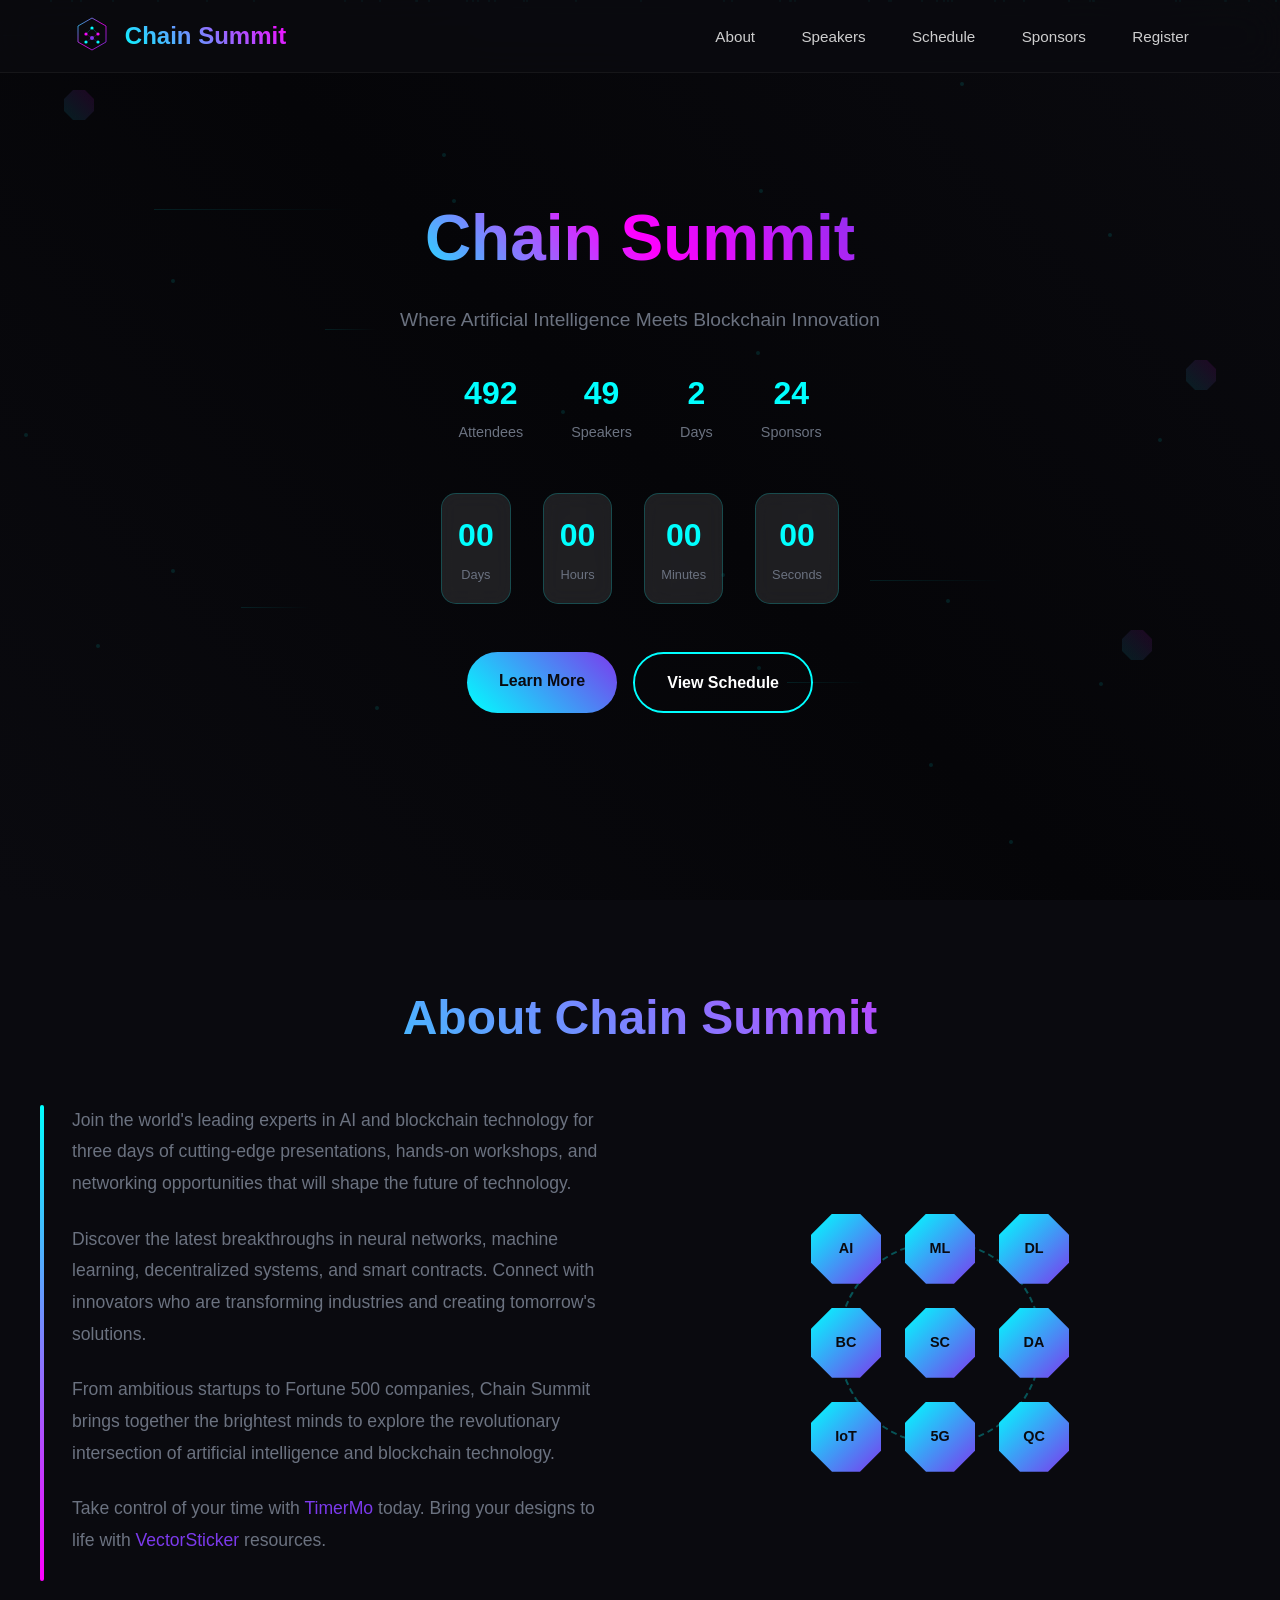
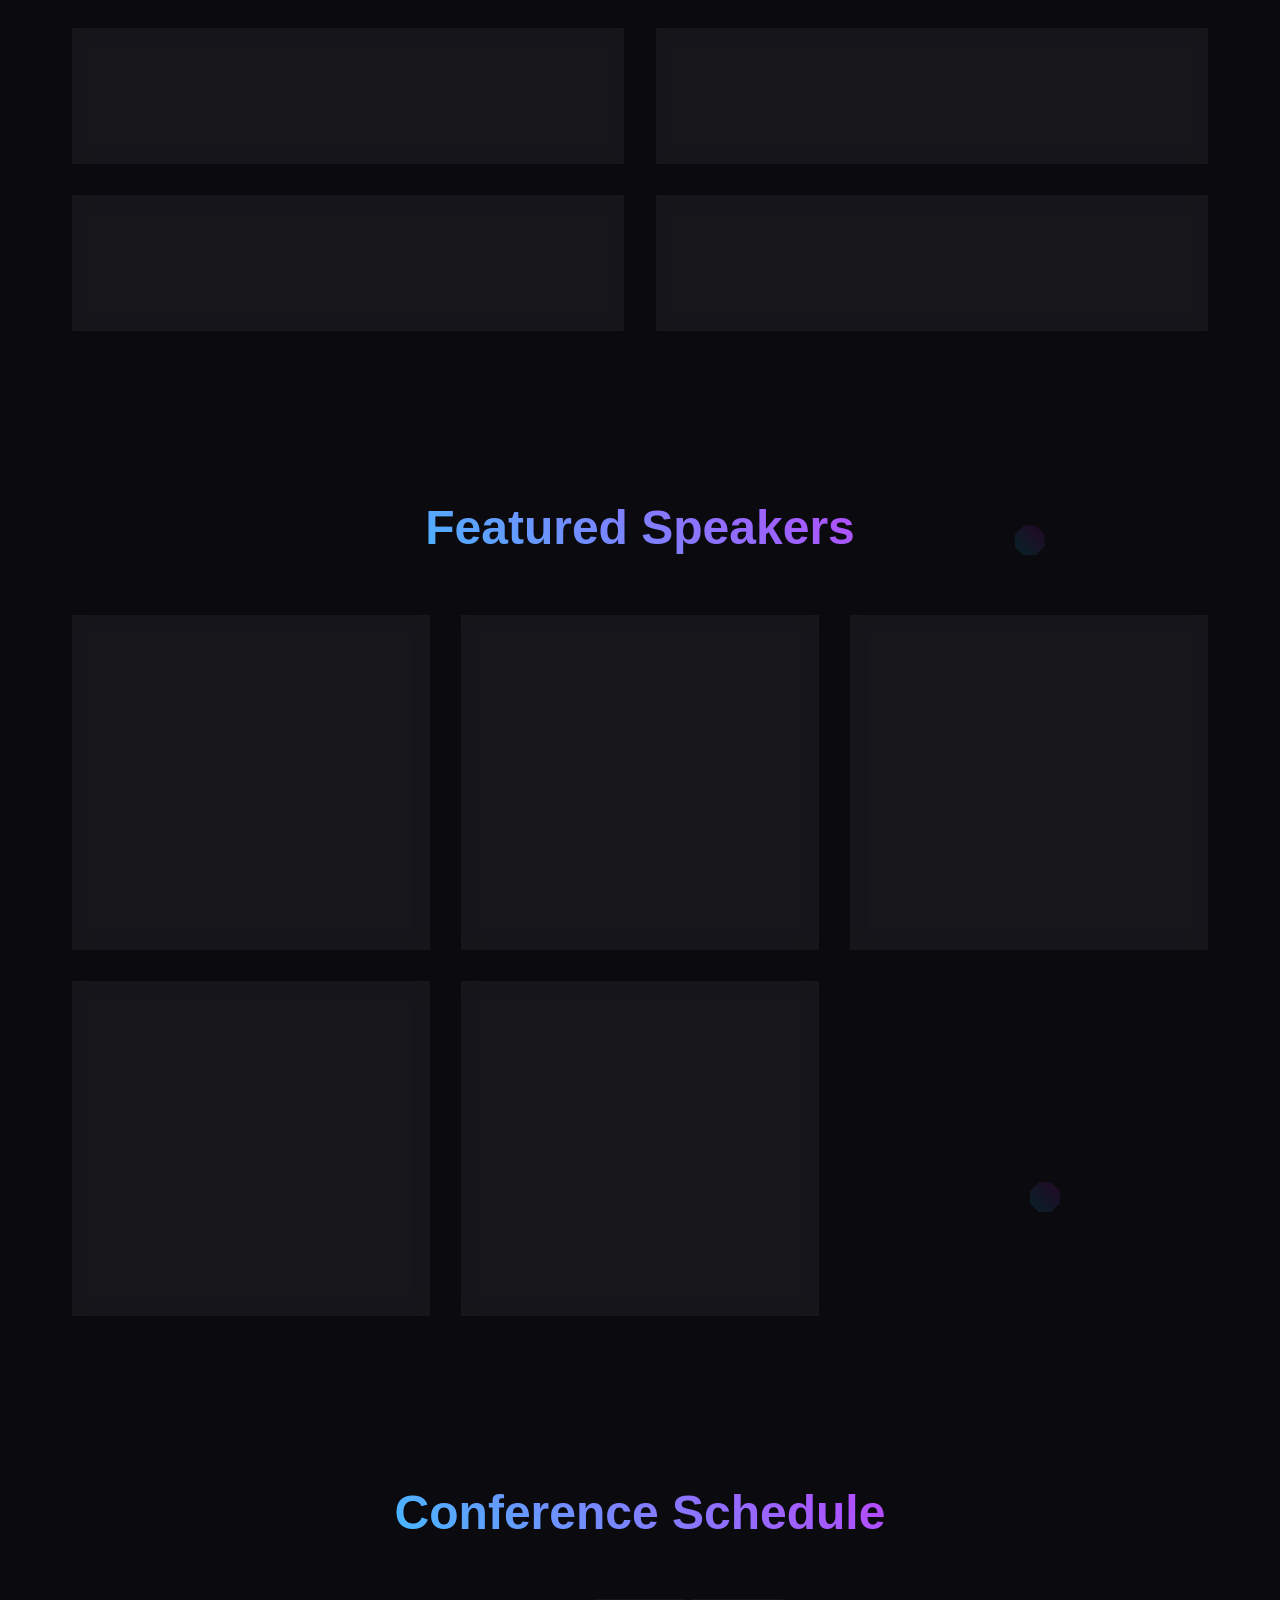
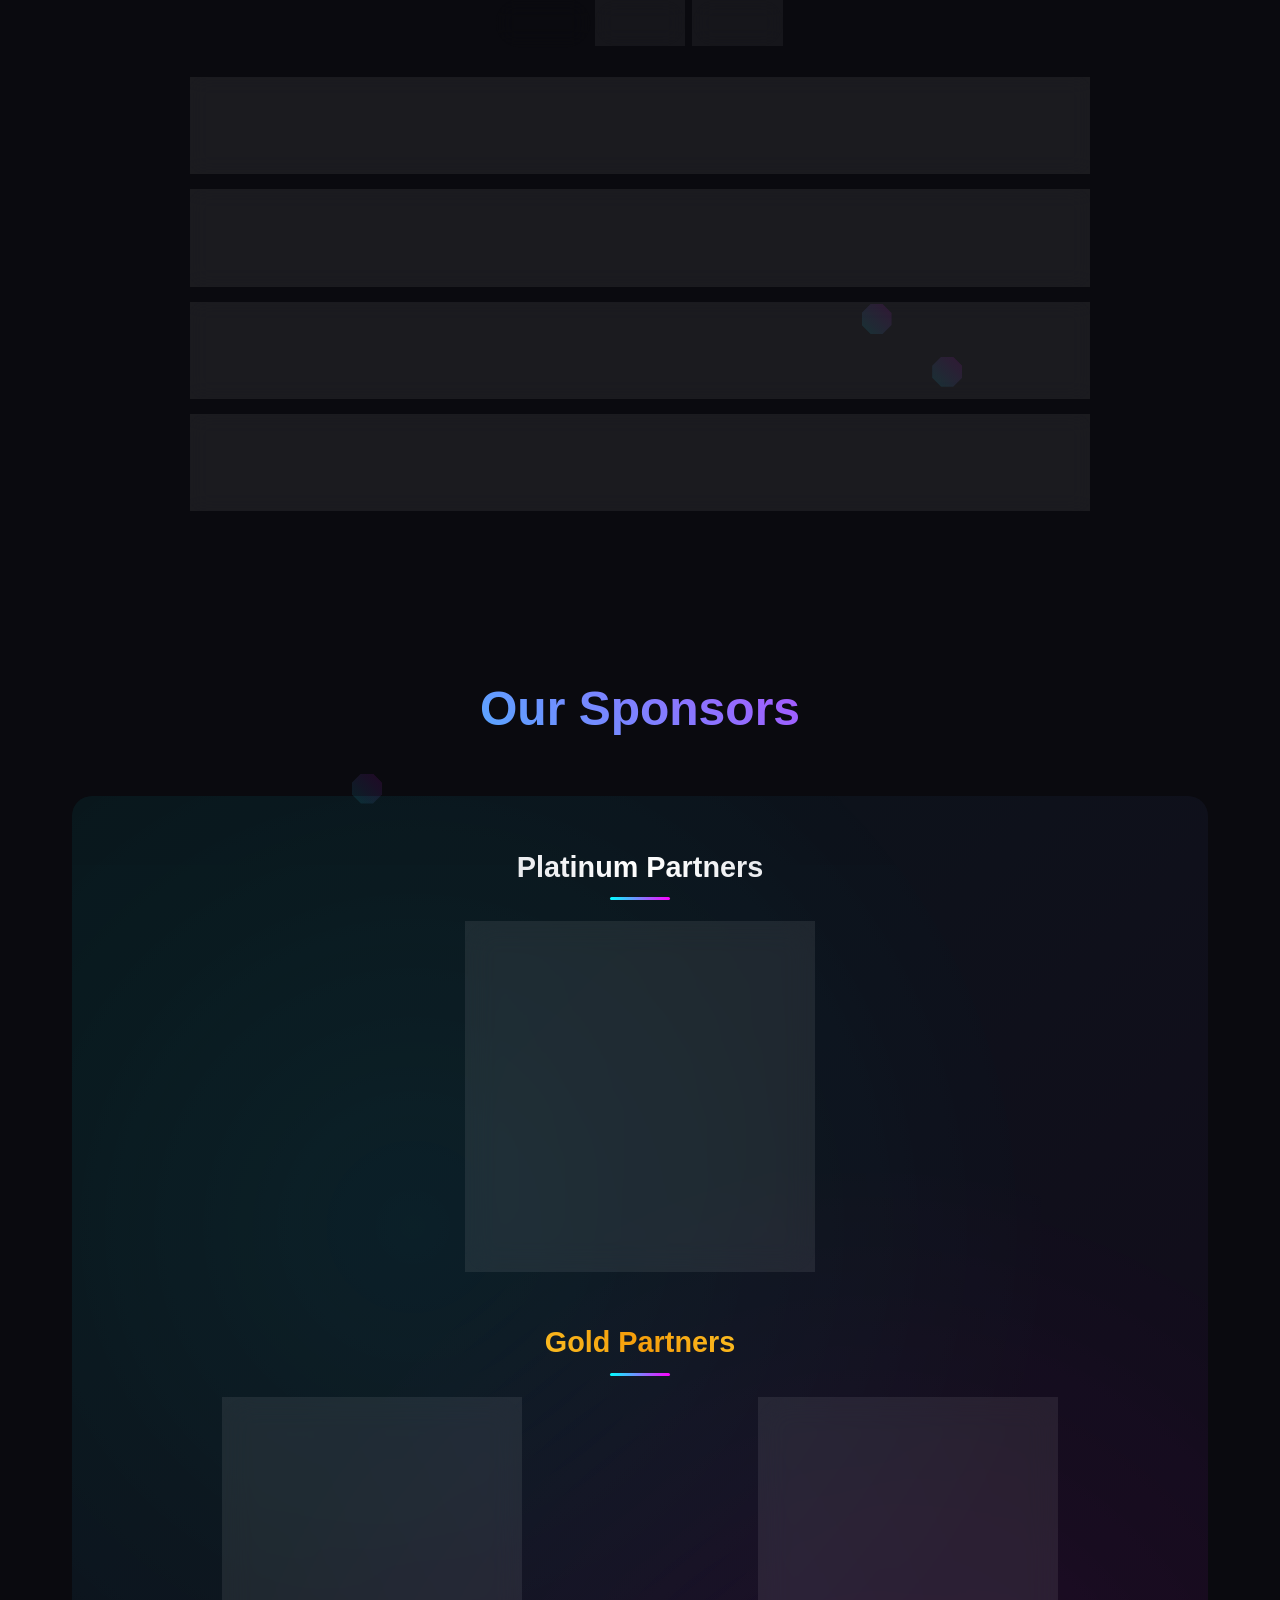
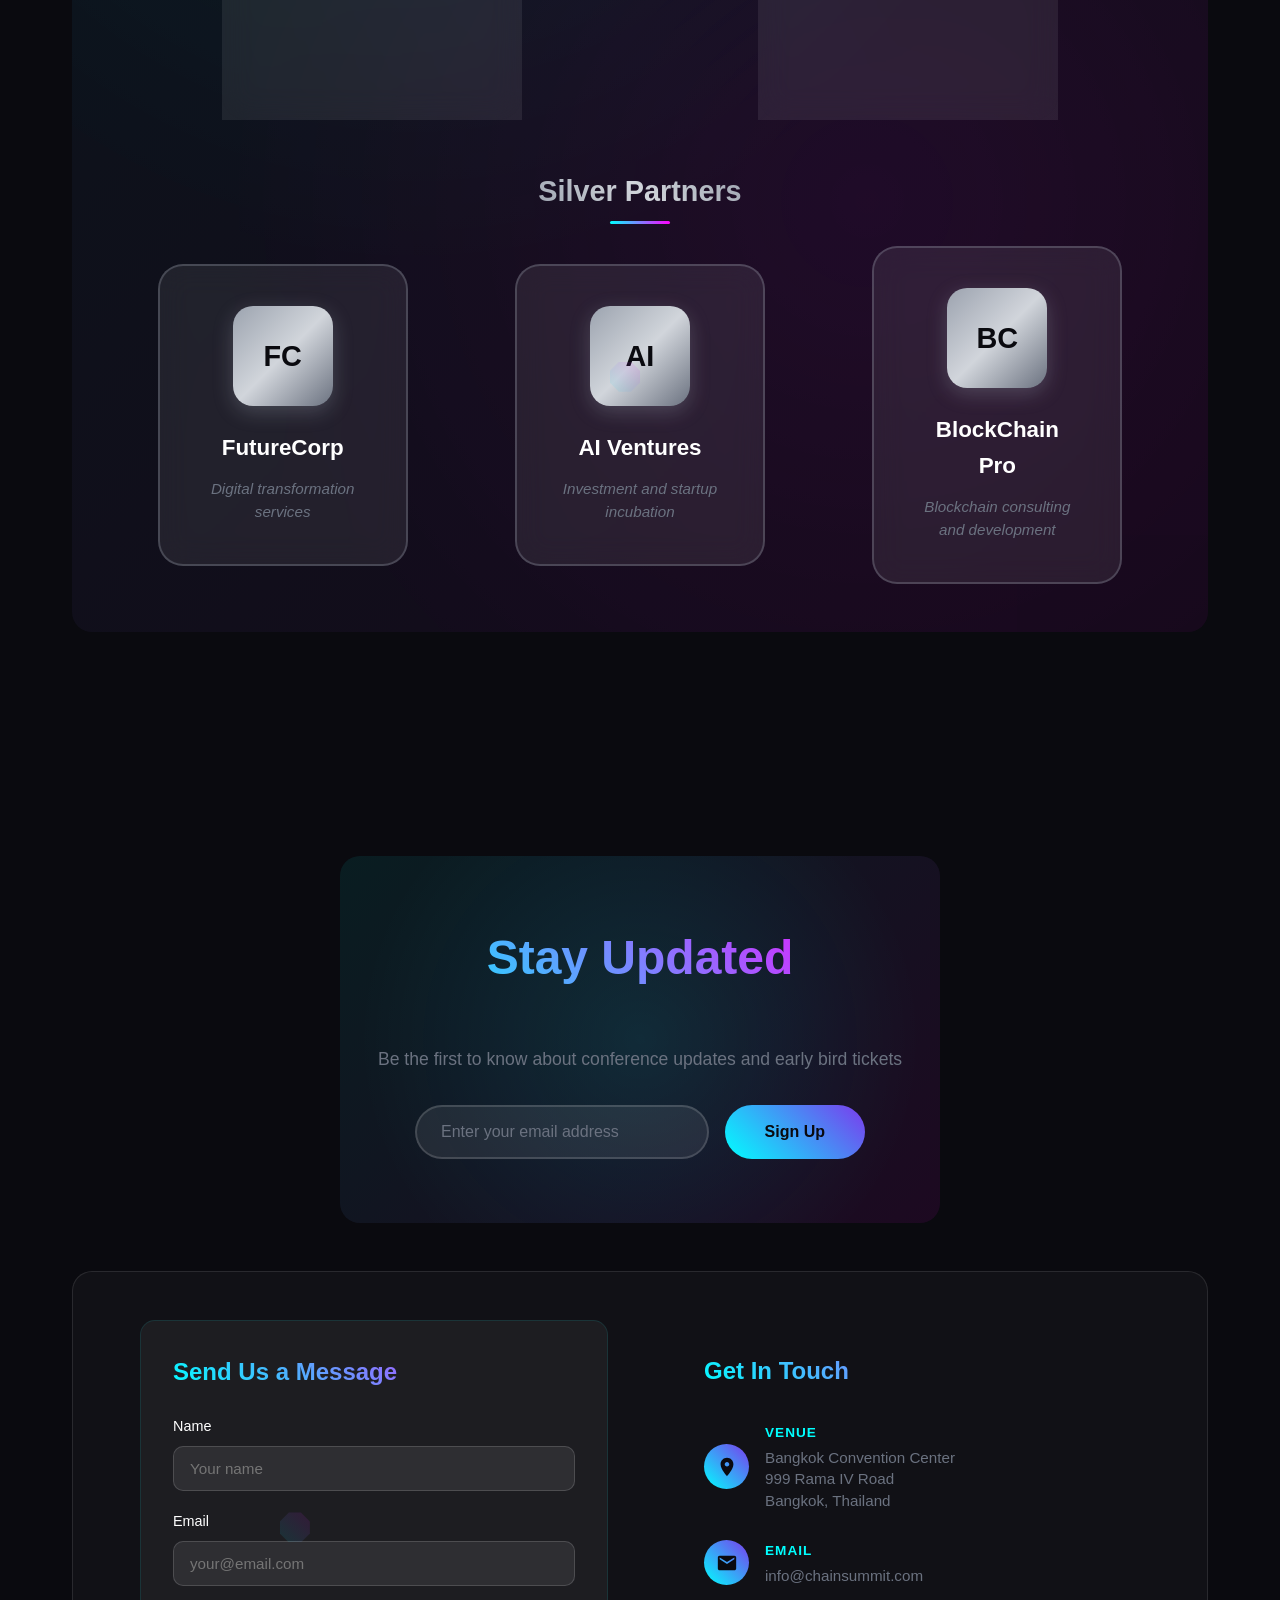
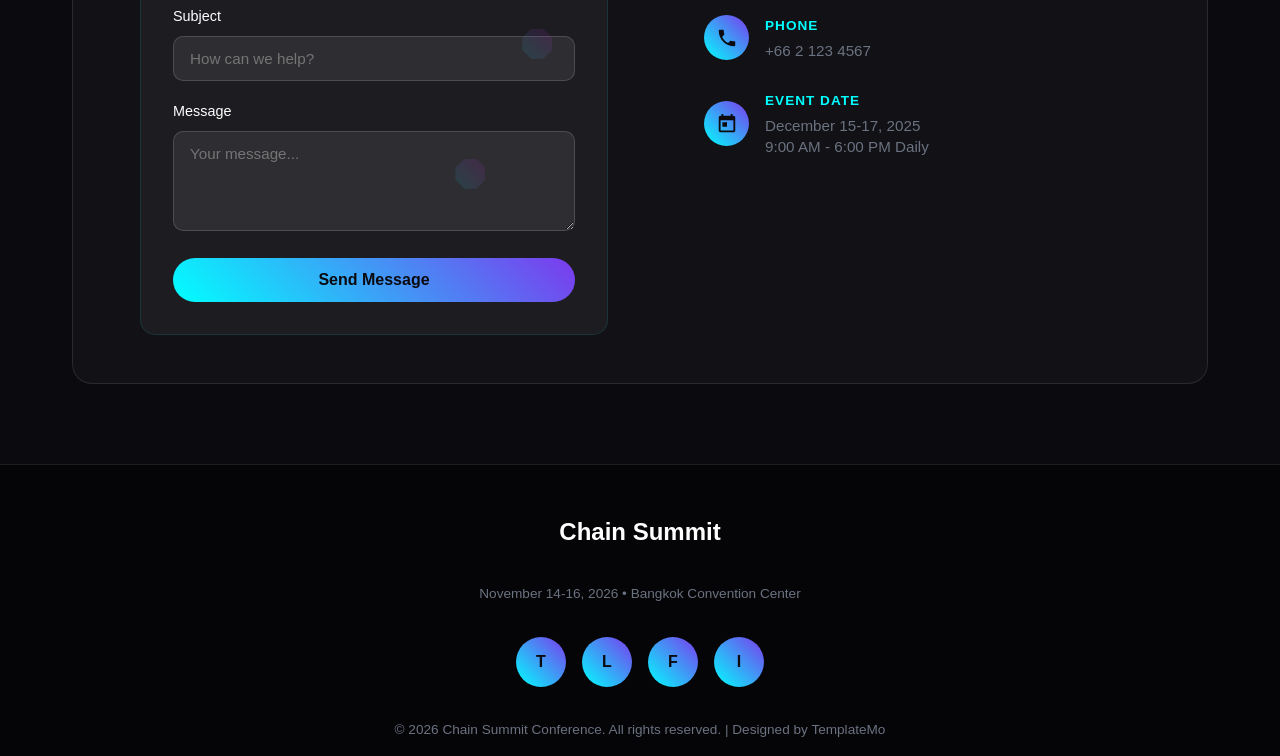
<file: chain_summit/index.html>
<!DOCTYPE html>
<html lang="en">
<head>
    <meta charset="UTF-8">
    <meta name="viewport" content="width=device-width, initial-scale=1.0">
    <title>Chain Summit - AI & Blockchain Conference</title>
    <link rel="stylesheet" href="templatemo-chain-summit.css">
<!-- 

TemplateMo 601 Chain Summit

https://templatemo.com/tm-601-chain-summit

-->
</head>
<body>
    <!-- Background Animation -->
    <div class="bg-animation">
        <div class="neural-network" id="neuralNetwork"></div>
        <div class="particles" id="particles"></div>
    </div>

    <!-- Header -->
    <header>
        <nav>
            <a href="#home" class="logo">
                <svg class="logo-icon" viewBox="0 0 100 100" xmlns="http://www.w3.org/2000/svg">
                    <!-- Hexagon background -->
                    <polygon points="50,5 85,25 85,65 50,85 15,65 15,25" 
                             fill="none" 
                             stroke="url(#gradientStroke)" 
                             stroke-width="2"/>
                    
                    <!-- Neural network nodes -->
                    <circle cx="50" cy="30" r="4" fill="#00ffff"/>
                    <circle cx="35" cy="45" r="4" fill="#ff00ff"/>
                    <circle cx="65" cy="45" r="4" fill="#ff00ff"/>
                    <circle cx="35" cy="65" r="4" fill="#00ffff"/>
                    <circle cx="65" cy="65" r="4" fill="#00ffff"/>
                    <circle cx="50" cy="55" r="5" fill="#7c3aed"/>
                    
                    <!-- Connection lines -->
                    <line x1="50" y1="30" x2="35" y2="45" stroke="#00ffff" stroke-width="1" opacity="0.5"/>
                    <line x1="50" y1="30" x2="65" y2="45" stroke="#00ffff" stroke-width="1" opacity="0.5"/>
                    <line x1="35" y1="45" x2="50" y2="55" stroke="#ff00ff" stroke-width="1" opacity="0.5"/>
                    <line x1="65" y1="45" x2="50" y2="55" stroke="#ff00ff" stroke-width="1" opacity="0.5"/>
                    <line x1="50" y1="55" x2="35" y2="65" stroke="#7c3aed" stroke-width="1" opacity="0.5"/>
                    <line x1="50" y1="55" x2="65" y2="65" stroke="#7c3aed" stroke-width="1" opacity="0.5"/>
                    
                    <!-- Gradient definitions -->
                    <defs>
                        <linearGradient id="gradientStroke" x1="0%" y1="0%" x2="100%" y2="100%">
                            <stop offset="0%" style="stop-color:#00ffff;stop-opacity:1" />
                            <stop offset="50%" style="stop-color:#ff00ff;stop-opacity:1" />
                            <stop offset="100%" style="stop-color:#7c3aed;stop-opacity:1" />
                        </linearGradient>
                    </defs>
                </svg>
                <span class="logo-text">Chain Summit</span>
            </a>
            <ul class="nav-links">
                <li><a href="#about">About</a></li>
                <li><a href="#speakers">Speakers</a></li>
                <li><a href="#schedule">Schedule</a></li>
                <li><a href="#sponsors">Sponsors</a></li>
                <li><a href="#register">Register</a></li>
            </ul>
            <div class="mobile-menu" onclick="toggleMenu()">
                <span></span>
                <span></span>
                <span></span>
            </div>
        </nav>
        <!-- Mobile Navigation Menu -->
        <div class="mobile-nav" id="mobileNav">
            <a href="#about" onclick="closeMenu()">About</a>
            <a href="#speakers" onclick="closeMenu()">Speakers</a>
            <a href="#schedule" onclick="closeMenu()">Schedule</a>
            <a href="#sponsors" onclick="closeMenu()">Sponsors</a>
            <a href="#register" onclick="closeMenu()">Register</a>
        </div>
    </header>

    <!-- Hero Section -->
    <section id="home" class="hero">
        <div class="hero-content">
            <h1>Chain Summit</h1>
            <p>Where Artificial Intelligence Meets Blockchain Innovation</p>
            
            <div class="hero-stats">
                <div class="stat">
                    <span class="stat-number" data-target="500">0</span>
                    <span class="stat-label">Attendees</span>
                </div>
                <div class="stat">
                    <span class="stat-number" data-target="50">0</span>
                    <span class="stat-label">Speakers</span>
                </div>
                <div class="stat">
                    <span class="stat-number" data-target="3">0</span>
                    <span class="stat-label">Days</span>
                </div>
                <div class="stat">
                    <span class="stat-number" data-target="25">0</span>
                    <span class="stat-label">Sponsors</span>
                </div>
            </div>

            <div class="countdown" id="countdown">
                <div class="countdown-item">
                    <span class="countdown-number" id="days">00</span>
                    <span class="countdown-label">Days</span>
                </div>
                <div class="countdown-item">
                    <span class="countdown-number" id="hours">00</span>
                    <span class="countdown-label">Hours</span>
                </div>
                <div class="countdown-item">
                    <span class="countdown-number" id="minutes">00</span>
                    <span class="countdown-label">Minutes</span>
                </div>
                <div class="countdown-item">
                    <span class="countdown-number" id="seconds">00</span>
                    <span class="countdown-label">Seconds</span>
                </div>
            </div>

            <div class="cta-buttons">
                <a href="#about" class="btn btn-primary">Learn More</a>
                <a href="#schedule" class="btn btn-secondary">View Schedule</a>
            </div>
        </div>
    </section>

    <!-- About Section -->
    <section id="about" class="section">
        <h2 class="animate-on-scroll">About Chain Summit</h2>
        <div class="about-content">
            <div class="about-text animate-on-scroll slide-left">
                <p>Join the world's leading experts in AI and blockchain technology for three days of cutting-edge presentations, hands-on workshops, and networking opportunities that will shape the future of technology.</p>
                
                <p>Discover the latest breakthroughs in neural networks, machine learning, decentralized systems, and smart contracts. Connect with innovators who are transforming industries and creating tomorrow's solutions.</p>
                
                <p>From ambitious startups to Fortune 500 companies, Chain Summit brings together the brightest minds to explore the revolutionary intersection of artificial intelligence and blockchain technology.</p>
                <p>Take control of your time with <a href="https://timermo.com" rel="nofollow" target="_blank">TimerMo</a> today. Bring your designs to life with <a href="https://www.vectorsticker.com" rel="nofollow" target="_blank">VectorSticker</a> resources.</p>
            </div>
            <div class="about-visual animate-on-scroll slide-right">
                <div class="blockchain-visual">
                    <div class="block">AI</div>
                    <div class="block">ML</div>
                    <div class="block">DL</div>
                    <div class="block">BC</div>
                    <div class="block">SC</div>
                    <div class="block">DA</div>
                    <div class="block">IoT</div>
                    <div class="block">5G</div>
                    <div class="block">QC</div>
                </div>
            </div>
        </div>
        
        <div class="about-stats animate-on-scroll scale-up">
            <div class="about-stat">
                <span class="about-stat-number">50+</span>
                <span class="about-stat-label">Industry Leaders</span>
            </div>
            <div class="about-stat">
                <span class="about-stat-number">500+</span>
                <span class="about-stat-label">Attendees Expected</span>
            </div>
            <div class="about-stat">
                <span class="about-stat-number">25+</span>
                <span class="about-stat-label">Tech Companies</span>
            </div>
            <div class="about-stat">
                <span class="about-stat-number">3</span>
                <span class="about-stat-label">Days of Innovation</span>
            </div>
        </div>

        <!-- Hexagonal decorations -->
        <div class="hex-decoration" style="top: 10%; left: 5%;"></div>
        <div class="hex-decoration" style="top: 70%; right: 10%; animation-delay: 2s;"></div>
        <div class="hex-decoration" style="top: 40%; right: 5%; animation-delay: 4s;"></div>
    </section>

    <!-- Speakers Section -->
    <section id="speakers" class="section">
        <h2 class="animate-on-scroll">Featured Speakers</h2>
        <div class="speakers-grid">
            <div class="speaker-card animate-on-scroll scale-up stagger-animation" style="--stagger: 1;">
                <div class="speaker-avatar">DR</div>
                <h3 class="speaker-name">Dr. Sarah Chen</h3>
                <div class="speaker-title">Chief AI Officer, TechCorp</div>
                <p class="speaker-bio">Leading researcher in deep learning and neural networks. Author of 40+ AI research papers.</p>
            </div>
            <div class="speaker-card animate-on-scroll scale-up stagger-animation" style="--stagger: 2;">
                <div class="speaker-avatar">MJ</div>
                <h3 class="speaker-name">Marcus Johnson</h3>
                <div class="speaker-title">Blockchain Architect, CryptoLabs</div>
                <p class="speaker-bio">Pioneer in decentralized systems and smart contract development for Fortune 500 companies.</p>
            </div>
            <div class="speaker-card animate-on-scroll scale-up stagger-animation" style="--stagger: 3;">
                <div class="speaker-avatar">LP</div>
                <h3 class="speaker-name">Dr. Lisa Park</h3>
                <div class="speaker-title">ML Research Director, DataMind</div>
                <p class="speaker-bio">Expert in machine learning algorithms and AI ethics. Former lead scientist at major tech companies.</p>
            </div>
            <div class="speaker-card animate-on-scroll scale-up stagger-animation" style="--stagger: 4;">
                <div class="speaker-avatar">AR</div>
                <h3 class="speaker-name">Alex Rodriguez</h3>
                <div class="speaker-title">Founder, Neural Networks Inc</div>
                <p class="speaker-bio">Entrepreneur in AI-powered blockchain applications and scalable ML infrastructure.</p>
            </div>
            <div class="speaker-card animate-on-scroll scale-up stagger-animation" style="--stagger: 5;">
                <div class="speaker-avatar">JW</div>
                <h3 class="speaker-name">Jennifer Wu</h3>
                <div class="speaker-title">VP of Innovation, QuantumTech</div>
                <p class="speaker-bio">Specializes in quantum computing applications for AI and cryptography solutions.</p>
            </div>
        </div>
    </section>

    <!-- Schedule Section -->
    <section id="schedule" class="section">
        <h2 class="animate-on-scroll">Conference Schedule</h2>
        
        <div class="schedule-tabs">
            <button class="tab-btn active" onclick="showSchedule('day1', event)">Day 1</button>
            <button class="tab-btn" onclick="showSchedule('day2', event)">Day 2</button>
            <button class="tab-btn" onclick="showSchedule('day3', event)">Day 3</button>
        </div>

        <div id="day1" class="schedule-content active">
            <div class="timeline">
                <div class="timeline-item animate-on-scroll" onclick="toggleTimelineItem(this)">
                    <div class="timeline-header">
                        <div class="timeline-time">09:00-09:30</div>
                        <div class="timeline-info">
                            <div class="timeline-title">Registration & Welcome</div>
                            <div class="timeline-speaker">Conference Team</div>
                        </div>
                        <div class="timeline-collapse-icon">▼</div>
                    </div>
                    <div class="timeline-details">
                        <div class="timeline-desc">Network with attendees and grab your conference materials.</div>
                    </div>
                </div>
                <div class="timeline-item animate-on-scroll" onclick="toggleTimelineItem(this)">
                    <div class="timeline-header">
                        <div class="timeline-time">09:30-10:30</div>
                        <div class="timeline-info">
                            <div class="timeline-title">Opening Keynote: The Future of AI</div>
                            <div class="timeline-speaker">Dr. Sarah Chen</div>
                        </div>
                        <div class="timeline-collapse-icon">▼</div>
                    </div>
                    <div class="timeline-details">
                        <div class="timeline-desc">Exploring the next decade of AI and its impact on society.</div>
                    </div>
                </div>
                <div class="timeline-item animate-on-scroll" onclick="toggleTimelineItem(this)">
                    <div class="timeline-header">
                        <div class="timeline-time">10:45-11:30</div>
                        <div class="timeline-info">
                            <div class="timeline-title">Blockchain Fundamentals</div>
                            <div class="timeline-speaker">Marcus Johnson</div>
                        </div>
                        <div class="timeline-collapse-icon">▼</div>
                    </div>
                    <div class="timeline-details">
                        <div class="timeline-desc">Core principles of distributed ledger technology and real-world implementations.</div>
                    </div>
                </div>
                <div class="timeline-item animate-on-scroll" onclick="toggleTimelineItem(this)">
                    <div class="timeline-header">
                        <div class="timeline-time">14:00-14:45</div>
                        <div class="timeline-info">
                            <div class="timeline-title">Panel: AI Ethics</div>
                            <div class="timeline-speaker">Expert Panel</div>
                        </div>
                        <div class="timeline-collapse-icon">▼</div>
                    </div>
                    <div class="timeline-details">
                        <div class="timeline-desc">Responsible AI development and governance frameworks.</div>
                    </div>
                </div>
            </div>
        </div>

        <div id="day2" class="schedule-content">
            <div class="timeline">
                <div class="timeline-item animate-on-scroll" onclick="toggleTimelineItem(this)">
                    <div class="timeline-header">
                        <div class="timeline-time">09:00-09:45</div>
                        <div class="timeline-info">
                            <div class="timeline-title">Deep Learning Architectures</div>
                            <div class="timeline-speaker">Alex Rodriguez</div>
                        </div>
                        <div class="timeline-collapse-icon">▼</div>
                    </div>
                    <div class="timeline-details">
                        <div class="timeline-desc">Advanced neural network designs and optimization techniques.</div>
                    </div>
                </div>
                <div class="timeline-item animate-on-scroll" onclick="toggleTimelineItem(this)">
                    <div class="timeline-header">
                        <div class="timeline-time">10:00-10:45</div>
                        <div class="timeline-info">
                            <div class="timeline-title">Smart Contracts & DeFi</div>
                            <div class="timeline-speaker">Marcus Johnson</div>
                        </div>
                        <div class="timeline-collapse-icon">▼</div>
                    </div>
                    <div class="timeline-details">
                        <div class="timeline-desc">Building decentralized financial applications and automated market makers.</div>
                    </div>
                </div>
                <div class="timeline-item animate-on-scroll" onclick="toggleTimelineItem(this)">
                    <div class="timeline-header">
                        <div class="timeline-time">14:00-17:00</div>
                        <div class="timeline-info">
                            <div class="timeline-title">Hands-on Workshops</div>
                            <div class="timeline-speaker">Various Experts</div>
                        </div>
                        <div class="timeline-collapse-icon">▼</div>
                    </div>
                    <div class="timeline-details">
                        <div class="timeline-desc">Build your own AI-powered blockchain application with industry experts.</div>
                    </div>
                </div>
            </div>
        </div>

        <div id="day3" class="schedule-content">
            <div class="timeline">
                <div class="timeline-item animate-on-scroll" onclick="toggleTimelineItem(this)">
                    <div class="timeline-header">
                        <div class="timeline-time">09:00-09:45</div>
                        <div class="timeline-info">
                            <div class="timeline-title">Enterprise AI Implementation</div>
                            <div class="timeline-speaker">Dr. Lisa Park</div>
                        </div>
                        <div class="timeline-collapse-icon">▼</div>
                    </div>
                    <div class="timeline-details">
                        <div class="timeline-desc">Strategies for scaling AI in large organizations.</div>
                    </div>
                </div>
                <div class="timeline-item animate-on-scroll" onclick="toggleTimelineItem(this)">
                    <div class="timeline-header">
                        <div class="timeline-time">10:00-10:45</div>
                        <div class="timeline-info">
                            <div class="timeline-title">Startup Pitch Session</div>
                            <div class="timeline-speaker">Selected Startups</div>
                        </div>
                        <div class="timeline-collapse-icon">▼</div>
                    </div>
                    <div class="timeline-details">
                        <div class="timeline-desc">Innovative AI and blockchain startups present their solutions.</div>
                    </div>
                </div>
                <div class="timeline-item animate-on-scroll" onclick="toggleTimelineItem(this)">
                    <div class="timeline-header">
                        <div class="timeline-time">14:00-15:00</div>
                        <div class="timeline-info">
                            <div class="timeline-title">Closing Ceremony</div>
                            <div class="timeline-speaker">Conference Team</div>
                        </div>
                        <div class="timeline-collapse-icon">▼</div>
                    </div>
                    <div class="timeline-details">
                        <div class="timeline-desc">Awards ceremony and networking finale.</div>
                    </div>
                </div>
            </div>
        </div>
    </section>

    <!-- Sponsors Section -->
    <section id="sponsors" class="section">
        <h2 class="animate-on-scroll">Our Sponsors</h2>
        <div class="sponsors-section animate-on-scroll">
            <div class="sponsor-tiers">
                <!-- Platinum Sponsors -->
                <div class="sponsor-tier">
                    <h3 class="tier-title platinum">Platinum Partners</h3>
                    <div class="sponsors-grid platinum">
                        <div class="sponsor-card platinum animate-on-scroll scale-up stagger-animation" style="--stagger: 1;">
                            <div class="sponsor-logo">TC</div>
                            <h4 class="sponsor-name">TechCorp Global</h4>
                            <p class="sponsor-description">Leading AI infrastructure and enterprise solutions</p>
                        </div>
                    </div>
                </div>

                <!-- Gold Sponsors -->
                <div class="sponsor-tier">
                    <h3 class="tier-title gold">Gold Partners</h3>
                    <div class="sponsors-grid gold">
                        <div class="sponsor-card gold animate-on-scroll scale-up stagger-animation" style="--stagger: 2;">
                            <div class="sponsor-logo">CL</div>
                            <h4 class="sponsor-name">CryptoLabs</h4>
                            <p class="sponsor-description">Blockchain development and DeFi solutions</p>
                        </div>
                        <div class="sponsor-card gold animate-on-scroll scale-up stagger-animation" style="--stagger: 3;">
                            <div class="sponsor-logo">DM</div>
                            <h4 class="sponsor-name">DataMind</h4>
                            <p class="sponsor-description">Machine learning and data analytics platform</p>
                        </div>
                    </div>
                </div>

                <!-- Silver Sponsors -->
                <div class="sponsor-tier">
                    <h3 class="tier-title silver">Silver Partners</h3>
                    <div class="sponsors-grid silver">
                        <div class="sponsor-card silver animate-on-scroll scale-up stagger-animation" style="--stagger: 4;">
                            <div class="sponsor-logo">FC</div>
                            <h4 class="sponsor-name">FutureCorp</h4>
                            <p class="sponsor-description">Digital transformation services</p>
                        </div>
                        <div class="sponsor-card silver animate-on-scroll scale-up stagger-animation" style="--stagger: 5;">
                            <div class="sponsor-logo">AI</div>
                            <h4 class="sponsor-name">AI Ventures</h4>
                            <p class="sponsor-description">Investment and startup incubation</p>
                        </div>
                        <div class="sponsor-card silver animate-on-scroll scale-up stagger-animation" style="--stagger: 6;">
                            <div class="sponsor-logo">BC</div>
                            <h4 class="sponsor-name">BlockChain Pro</h4>
                            <p class="sponsor-description">Blockchain consulting and development</p>
                        </div>
                    </div>
                </div>
            </div>
        </div>
    </section>

    <!-- Register Section -->
    <section id="register" class="section">
        <div class="register-section animate-on-scroll">
            <div class="register-content">
                <h2 class="register-title">Stay Updated</h2>
                <p class="register-subtitle">Be the first to know about conference updates and early bird tickets</p>
                
                <form class="email-form" onsubmit="handleEmailSubmit(event)">
                    <input 
                        type="email" 
                        class="email-input" 
                        placeholder="Enter your email address" 
                        required
                        id="emailInput"
                    >
                    <button type="submit" class="submit-btn">Sign Up</button>
                </form>
                
                <div id="formMessage" class="form-message"></div>
            </div>
        </div>

        <!-- Contact Information -->
        <div class="contact-info-section animate-on-scroll">
            <div class="contact-container">
                <!-- Contact Form Column -->
                <div class="contact-form-column">
                    <h3 class="contact-form-title">Send Us a Message</h3>
                    <form class="contact-form" onsubmit="handleContactSubmit(event)">
                        <div class="form-field">
                            <label for="contactName">Name</label>
                            <input type="text" id="contactName" required placeholder="Your name">
                        </div>
                        <div class="form-field">
                            <label for="contactEmail">Email</label>
                            <input type="email" id="contactEmail" required placeholder="your@email.com">
                        </div>
                        <div class="form-field">
                            <label for="contactSubject">Subject</label>
                            <input type="text" id="contactSubject" required placeholder="How can we help?">
                        </div>
                        <div class="form-field">
                            <label for="contactMessage">Message</label>
                            <textarea id="contactMessage" required placeholder="Your message..."></textarea>
                        </div>
                        <button type="submit" class="contact-submit-btn">Send Message</button>
                    </form>
                </div>

                <!-- Contact Info Column -->
                <div class="contact-info-column">
                    <h3 class="contact-info-title">Get In Touch</h3>
                    <div class="contact-info-grid">
                        <div class="contact-item">
                            <div class="contact-icon">
                                <svg viewBox="0 0 24 24" xmlns="http://www.w3.org/2000/svg">
                                    <path d="M12 2C8.13 2 5 5.13 5 9c0 5.25 7 13 7 13s7-7.75 7-13c0-3.87-3.13-7-7-7zm0 9.5c-1.38 0-2.5-1.12-2.5-2.5s1.12-2.5 2.5-2.5 2.5 1.12 2.5 2.5-1.12 2.5-2.5 2.5z"/>
                                </svg>
                            </div>
                            <div class="contact-details">
                                <span class="contact-label">Venue</span>
                                <span class="contact-value">Bangkok Convention Center<br>999 Rama IV Road<br>Bangkok, Thailand</span>
                            </div>
                        </div>
                        <div class="contact-item">
                            <div class="contact-icon">
                                <svg viewBox="0 0 24 24" xmlns="http://www.w3.org/2000/svg">
                                    <path d="M20 4H4c-1.1 0-1.99.9-1.99 2L2 18c0 1.1.9 2 2 2h16c1.1 0 2-.9 2-2V6c0-1.1-.9-2-2-2zm0 4l-8 5-8-5V6l8 5 8-5v2z"/>
                                </svg>
                            </div>
                            <div class="contact-details">
                                <span class="contact-label">Email</span>
                                <span class="contact-value"><a href="mailto:info@chainsummit.com">info@chainsummit.com</a></span>
                            </div>
                        </div>
                        <div class="contact-item">
                            <div class="contact-icon">
                                <svg viewBox="0 0 24 24" xmlns="http://www.w3.org/2000/svg">
                                    <path d="M6.62 10.79c1.44 2.83 3.76 5.14 6.59 6.59l2.2-2.2c.27-.27.67-.36 1.02-.24 1.12.37 2.33.57 3.57.57.55 0 1 .45 1 1V20c0 .55-.45 1-1 1-9.39 0-17-7.61-17-17 0-.55.45-1 1-1h3.5c.55 0 1 .45 1 1 0 1.25.2 2.45.57 3.57.11.35.03.74-.25 1.02l-2.2 2.2z"/>
                                </svg>
                            </div>
                            <div class="contact-details">
                                <span class="contact-label">Phone</span>
                                <span class="contact-value">+66 2 123 4567</span>
                            </div>
                        </div>
                        <div class="contact-item">
                            <div class="contact-icon">
                                <svg viewBox="0 0 24 24" xmlns="http://www.w3.org/2000/svg">
                                    <path d="M19 3h-1V1h-2v2H8V1H6v2H5c-1.11 0-1.99.9-1.99 2L3 19c0 1.1.89 2 2 2h14c1.1 0 2-.9 2-2V5c0-1.1-.9-2-2-2zm0 16H5V8h14v11zM7 10h5v5H7z"/>
                                </svg>
                            </div>
                            <div class="contact-details">
                                <span class="contact-label">Event Date</span>
                                <span class="contact-value">December 15-17, 2025<br>9:00 AM - 6:00 PM Daily</span>
                            </div>
                        </div>
                    </div>
                </div>
            </div>
        </div>
    </section>

    <!-- Footer -->
    <footer>
        <div class="footer-content">
            <h2>Chain Summit</h2>
            <p>November 14-16, 2026 • Bangkok Convention Center</p>
            <!-- set the event date in the JavaScript file / line number 32 -->
            <div class="social-links">
                <a href="https://x.com/minthu" class="social-link" rel="nofollow noopener" target="_blank">T</a>
                <a href="#" class="social-link">L</a>
                <a href="#" class="social-link">F</a>
                <a href="#" class="social-link">I</a>
            </div>

            <p>
                © 2026 Chain Summit Conference. All rights reserved. 
                | Designed by <a href="https://templatemo.com" rel="nofollow noopener" target="_blank">TemplateMo</a>
            </p>
        </div>
    </footer>

<script src="templatemo-chain-scripts.js"></script>
</body>
</html>
</file>
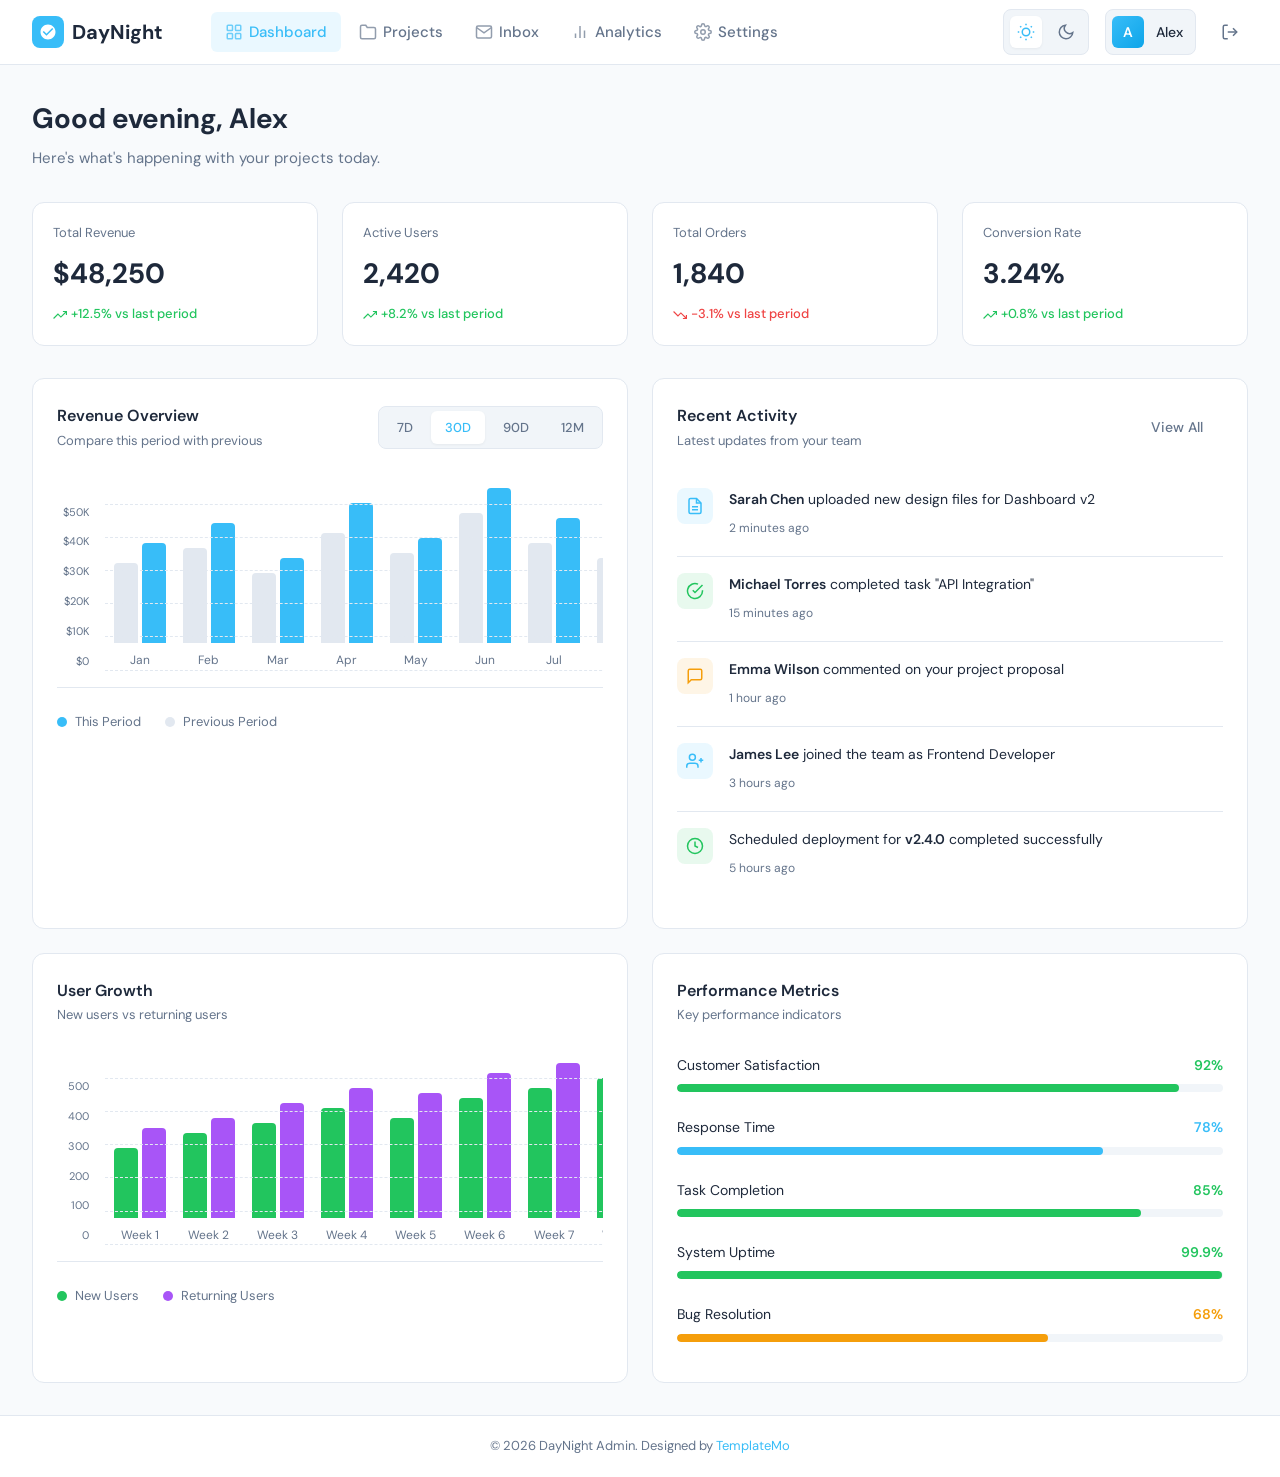
<file: daynight_admin/index.html>
<!DOCTYPE html>
<html lang="en">
<head>
    <meta charset="UTF-8">
    <meta name="viewport" content="width=device-width, initial-scale=1.0">
    <title>Dashboard - DayNight Admin</title>
    <script>
        // Prevent flash of white in dark mode - runs before CSS/page render
        if (localStorage.getItem('daynight-theme') === 'carbon') {
            document.documentElement.classList.add('carbon');
        }
    </script>
    <link rel="stylesheet" href="templatemo-daynight-style.css">
    <!--

TemplateMo 608 DayNight Admin

https://templatemo.com/tm-608-daynight-admin

-->
</head>
<body>
    <!-- Mobile Menu Overlay -->
    <div class="mobile-menu-overlay"></div>
    
    <!-- Mobile Menu -->
    <div class="mobile-menu">
        <div class="mobile-menu-header">
            <a href="index.html" class="logo">
                <div class="logo-icon">
                    <svg viewBox="0 0 24 24" fill="currentColor">
                        <path d="M12 2C6.48 2 2 6.48 2 12s4.48 10 10 10 10-4.48 10-10S17.52 2 12 2zm-2 15l-5-5 1.41-1.41L10 14.17l7.59-7.59L19 8l-9 9z"/>
                    </svg>
                </div>
                DayNight
            </a>
            <button class="mobile-menu-close" onclick="closeMobileMenu()">
                <svg viewBox="0 0 24 24" fill="none" stroke="currentColor" stroke-width="2">
                    <line x1="18" y1="6" x2="6" y2="18"/>
                    <line x1="6" y1="6" x2="18" y2="18"/>
                </svg>
            </button>
        </div>
        <nav class="mobile-menu-nav">
            <a href="index.html" class="active">
                <svg viewBox="0 0 24 24" fill="none" stroke="currentColor" stroke-width="2">
                    <rect x="3" y="3" width="7" height="7" rx="1"/>
                    <rect x="14" y="3" width="7" height="7" rx="1"/>
                    <rect x="3" y="14" width="7" height="7" rx="1"/>
                    <rect x="14" y="14" width="7" height="7" rx="1"/>
                </svg>
                Dashboard
            </a>
            <a href="projects.html">
                <svg viewBox="0 0 24 24" fill="none" stroke="currentColor" stroke-width="2">
                    <path d="M22 19a2 2 0 0 1-2 2H4a2 2 0 0 1-2-2V5a2 2 0 0 1 2-2h5l2 3h9a2 2 0 0 1 2 2z"/>
                </svg>
                Projects
            </a>
            <a href="inbox.html">
                <svg viewBox="0 0 24 24" fill="none" stroke="currentColor" stroke-width="2">
                    <path d="M4 4h16c1.1 0 2 .9 2 2v12c0 1.1-.9 2-2 2H4c-1.1 0-2-.9-2-2V6c0-1.1.9-2 2-2z"/>
                    <polyline points="22,6 12,13 2,6"/>
                </svg>
                Inbox
            </a>
            <a href="analytics.html">
                <svg viewBox="0 0 24 24" fill="none" stroke="currentColor" stroke-width="2">
                    <line x1="18" y1="20" x2="18" y2="10"/>
                    <line x1="12" y1="20" x2="12" y2="4"/>
                    <line x1="6" y1="20" x2="6" y2="14"/>
                </svg>
                Analytics
            </a>
            <a href="settings.html">
                <svg viewBox="0 0 24 24" fill="none" stroke="currentColor" stroke-width="2">
                    <circle cx="12" cy="12" r="3"/>
                    <path d="M19.4 15a1.65 1.65 0 0 0 .33 1.82l.06.06a2 2 0 0 1 0 2.83 2 2 0 0 1-2.83 0l-.06-.06a1.65 1.65 0 0 0-1.82-.33 1.65 1.65 0 0 0-1 1.51V21a2 2 0 0 1-2 2 2 2 0 0 1-2-2v-.09A1.65 1.65 0 0 0 9 19.4a1.65 1.65 0 0 0-1.82.33l-.06.06a2 2 0 0 1-2.83 0 2 2 0 0 1 0-2.83l.06-.06a1.65 1.65 0 0 0 .33-1.82 1.65 1.65 0 0 0-1.51-1H3a2 2 0 0 1-2-2 2 2 0 0 1 2-2h.09A1.65 1.65 0 0 0 4.6 9a1.65 1.65 0 0 0-.33-1.82l-.06-.06a2 2 0 0 1 0-2.83 2 2 0 0 1 2.83 0l.06.06a1.65 1.65 0 0 0 1.82.33H9a1.65 1.65 0 0 0 1-1.51V3a2 2 0 0 1 2-2 2 2 0 0 1 2 2v.09a1.65 1.65 0 0 0 1 1.51 1.65 1.65 0 0 0 1.82-.33l.06-.06a2 2 0 0 1 2.83 0 2 2 0 0 1 0 2.83l-.06.06a1.65 1.65 0 0 0-.33 1.82V9a1.65 1.65 0 0 0 1.51 1H21a2 2 0 0 1 2 2 2 2 0 0 1-2 2h-.09a1.65 1.65 0 0 0-1.51 1z"/>
                </svg>
                Settings
            </a>
        </nav>
        <div class="mobile-menu-footer">
            <a href="login.html" class="mobile-logout-btn">
                <svg viewBox="0 0 24 24" fill="none" stroke="currentColor" stroke-width="2">
                    <path d="M9 21H5a2 2 0 0 1-2-2V5a2 2 0 0 1 2-2h4"/>
                    <polyline points="16 17 21 12 16 7"/>
                    <line x1="21" y1="12" x2="9" y2="12"/>
                </svg>
                Logout
            </a>
            <div class="theme-toggle">
                <button class="theme-btn theme-btn-snow active" onclick="setTheme('snow')" title="Snow Edition">
                    <svg viewBox="0 0 24 24" fill="none" stroke="currentColor" stroke-width="2">
                        <circle cx="12" cy="12" r="5"/>
                        <line x1="12" y1="1" x2="12" y2="3"/>
                        <line x1="12" y1="21" x2="12" y2="23"/>
                        <line x1="4.22" y1="4.22" x2="5.64" y2="5.64"/>
                        <line x1="18.36" y1="18.36" x2="19.78" y2="19.78"/>
                        <line x1="1" y1="12" x2="3" y2="12"/>
                        <line x1="21" y1="12" x2="23" y2="12"/>
                        <line x1="4.22" y1="19.78" x2="5.64" y2="18.36"/>
                        <line x1="18.36" y1="5.64" x2="19.78" y2="4.22"/>
                    </svg>
                </button>
                <button class="theme-btn theme-btn-carbon" onclick="setTheme('carbon')" title="Carbon Edition">
                    <svg viewBox="0 0 24 24" fill="none" stroke="currentColor" stroke-width="2">
                        <path d="M21 12.79A9 9 0 1 1 11.21 3 7 7 0 0 0 21 12.79z"/>
                    </svg>
                </button>
            </div>
        </div>
    </div>

    <div class="app-container">
        <!-- Top Navigation -->
        <nav class="top-nav">
            <div class="nav-container">
                <div class="nav-left">
                    <a href="index.html" class="logo">
                        <div class="logo-icon">
                            <svg viewBox="0 0 24 24" fill="currentColor">
                                <path d="M12 2C6.48 2 2 6.48 2 12s4.48 10 10 10 10-4.48 10-10S17.52 2 12 2zm-2 15l-5-5 1.41-1.41L10 14.17l7.59-7.59L19 8l-9 9z"/>
                            </svg>
                        </div>
                        DayNight
                    </a>
                    <div class="nav-menu">
                        <div class="nav-item">
                            <a href="index.html" class="nav-link active">
                                <svg viewBox="0 0 24 24" fill="none" stroke="currentColor" stroke-width="2">
                                    <rect x="3" y="3" width="7" height="7" rx="1"/>
                                    <rect x="14" y="3" width="7" height="7" rx="1"/>
                                    <rect x="3" y="14" width="7" height="7" rx="1"/>
                                    <rect x="14" y="14" width="7" height="7" rx="1"/>
                                </svg>
                                Dashboard
                            </a>
                        </div>
                        <div class="nav-item">
                            <a href="projects.html" class="nav-link">
                                <svg viewBox="0 0 24 24" fill="none" stroke="currentColor" stroke-width="2">
                                    <path d="M22 19a2 2 0 0 1-2 2H4a2 2 0 0 1-2-2V5a2 2 0 0 1 2-2h5l2 3h9a2 2 0 0 1 2 2z"/>
                                </svg>
                                Projects
                            </a>
                        </div>
                        <div class="nav-item">
                            <a href="inbox.html" class="nav-link">
                                <svg viewBox="0 0 24 24" fill="none" stroke="currentColor" stroke-width="2">
                                    <path d="M4 4h16c1.1 0 2 .9 2 2v12c0 1.1-.9 2-2 2H4c-1.1 0-2-.9-2-2V6c0-1.1.9-2 2-2z"/>
                                    <polyline points="22,6 12,13 2,6"/>
                                </svg>
                                Inbox
                            </a>
                        </div>
                        <div class="nav-item">
                            <a href="analytics.html" class="nav-link">
                                <svg viewBox="0 0 24 24" fill="none" stroke="currentColor" stroke-width="2">
                                    <line x1="18" y1="20" x2="18" y2="10"/>
                                    <line x1="12" y1="20" x2="12" y2="4"/>
                                    <line x1="6" y1="20" x2="6" y2="14"/>
                                </svg>
                                Analytics
                            </a>
                        </div>
                        <div class="nav-item">
                            <a href="settings.html" class="nav-link">
                                <svg viewBox="0 0 24 24" fill="none" stroke="currentColor" stroke-width="2">
                                    <circle cx="12" cy="12" r="3"/>
                                    <path d="M19.4 15a1.65 1.65 0 0 0 .33 1.82l.06.06a2 2 0 0 1 0 2.83 2 2 0 0 1-2.83 0l-.06-.06a1.65 1.65 0 0 0-1.82-.33 1.65 1.65 0 0 0-1 1.51V21a2 2 0 0 1-2 2 2 2 0 0 1-2-2v-.09A1.65 1.65 0 0 0 9 19.4a1.65 1.65 0 0 0-1.82.33l-.06.06a2 2 0 0 1-2.83 0 2 2 0 0 1 0-2.83l.06-.06a1.65 1.65 0 0 0 .33-1.82 1.65 1.65 0 0 0-1.51-1H3a2 2 0 0 1-2-2 2 2 0 0 1 2-2h.09A1.65 1.65 0 0 0 4.6 9a1.65 1.65 0 0 0-.33-1.82l-.06-.06a2 2 0 0 1 0-2.83 2 2 0 0 1 2.83 0l.06.06a1.65 1.65 0 0 0 1.82.33H9a1.65 1.65 0 0 0 1-1.51V3a2 2 0 0 1 2-2 2 2 0 0 1 2 2v.09a1.65 1.65 0 0 0 1 1.51 1.65 1.65 0 0 0 1.82-.33l.06-.06a2 2 0 0 1 2.83 0 2 2 0 0 1 0 2.83l-.06.06a1.65 1.65 0 0 0-.33 1.82V9a1.65 1.65 0 0 0 1.51 1H21a2 2 0 0 1 2 2 2 2 0 0 1-2 2h-.09a1.65 1.65 0 0 0-1.51 1z"/>
                                </svg>
                                Settings
                            </a>
                        </div>
                    </div>
                </div>
                <div class="nav-right">
                    <div class="theme-toggle">
                        <button class="theme-btn theme-btn-snow active" onclick="setTheme('snow')" title="Snow Edition">
                            <svg viewBox="0 0 24 24" fill="none" stroke="currentColor" stroke-width="2">
                                <circle cx="12" cy="12" r="5"/>
                                <line x1="12" y1="1" x2="12" y2="3"/>
                                <line x1="12" y1="21" x2="12" y2="23"/>
                                <line x1="4.22" y1="4.22" x2="5.64" y2="5.64"/>
                                <line x1="18.36" y1="18.36" x2="19.78" y2="19.78"/>
                                <line x1="1" y1="12" x2="3" y2="12"/>
                                <line x1="21" y1="12" x2="23" y2="12"/>
                                <line x1="4.22" y1="19.78" x2="5.64" y2="18.36"/>
                                <line x1="18.36" y1="5.64" x2="19.78" y2="4.22"/>
                            </svg>
                        </button>
                        <button class="theme-btn theme-btn-carbon" onclick="setTheme('carbon')" title="Carbon Edition">
                            <svg viewBox="0 0 24 24" fill="none" stroke="currentColor" stroke-width="2">
                                <path d="M21 12.79A9 9 0 1 1 11.21 3 7 7 0 0 0 21 12.79z"/>
                            </svg>
                        </button>
                    </div>
                    <button class="user-menu">
                        <div class="user-avatar">A</div>
                        <span class="user-name">Alex</span>
                    </button>
                    <a href="login.html" class="btn-logout" title="Logout">
                        <svg viewBox="0 0 24 24" fill="none" stroke="currentColor" stroke-width="2">
                            <path d="M9 21H5a2 2 0 0 1-2-2V5a2 2 0 0 1 2-2h4"/>
                            <polyline points="16 17 21 12 16 7"/>
                            <line x1="21" y1="12" x2="9" y2="12"/>
                        </svg>
                    </a>
                    <button class="mobile-menu-btn" onclick="toggleMobileMenu()">
                        <svg viewBox="0 0 24 24" fill="none" stroke="currentColor" stroke-width="2">
                            <line x1="3" y1="12" x2="21" y2="12"/>
                            <line x1="3" y1="6" x2="21" y2="6"/>
                            <line x1="3" y1="18" x2="21" y2="18"/>
                        </svg>
                    </button>
                </div>
            </div>
        </nav>

        <!-- Main Content -->
        <main class="main-content">
            <!-- Page Header -->
            <div class="page-header">
                <h1 class="greeting" id="greeting">Good morning, Alex</h1>
                <p class="greeting-sub">Here's what's happening with your projects today.</p>
            </div>

            <!-- Stats Grid -->
            <div class="stats-grid">
                <div class="stat-card">
                    <div class="stat-label">Total Revenue</div>
                    <div class="stat-value">$48,250</div>
                    <div class="stat-change positive">
                        <svg viewBox="0 0 24 24" fill="none" stroke="currentColor" stroke-width="2">
                            <polyline points="23 6 13.5 15.5 8.5 10.5 1 18"/>
                            <polyline points="17 6 23 6 23 12"/>
                        </svg>
                        +12.5% vs last period
                    </div>
                </div>
                <div class="stat-card">
                    <div class="stat-label">Active Users</div>
                    <div class="stat-value">2,420</div>
                    <div class="stat-change positive">
                        <svg viewBox="0 0 24 24" fill="none" stroke="currentColor" stroke-width="2">
                            <polyline points="23 6 13.5 15.5 8.5 10.5 1 18"/>
                            <polyline points="17 6 23 6 23 12"/>
                        </svg>
                        +8.2% vs last period
                    </div>
                </div>
                <div class="stat-card">
                    <div class="stat-label">Total Orders</div>
                    <div class="stat-value">1,840</div>
                    <div class="stat-change negative">
                        <svg viewBox="0 0 24 24" fill="none" stroke="currentColor" stroke-width="2">
                            <polyline points="23 18 13.5 8.5 8.5 13.5 1 6"/>
                            <polyline points="17 18 23 18 23 12"/>
                        </svg>
                        -3.1% vs last period
                    </div>
                </div>
                <div class="stat-card">
                    <div class="stat-label">Conversion Rate</div>
                    <div class="stat-value">3.24%</div>
                    <div class="stat-change positive">
                        <svg viewBox="0 0 24 24" fill="none" stroke="currentColor" stroke-width="2">
                            <polyline points="23 6 13.5 15.5 8.5 10.5 1 18"/>
                            <polyline points="17 6 23 6 23 12"/>
                        </svg>
                        +0.8% vs last period
                    </div>
                </div>
            </div>

            <!-- Two Column Layout -->
            <div class="two-col">
                <!-- Comparison Chart -->
                <div class="card">
                    <div class="card-header">
                        <div>
                            <h3 class="card-title">Revenue Overview</h3>
                            <p class="card-subtitle">Compare this period with previous</p>
                        </div>
                        <div class="date-picker">
                            <button class="date-btn" onclick="setDateRange('7d', this)">7D</button>
                            <button class="date-btn active" onclick="setDateRange('30d', this)">30D</button>
                            <button class="date-btn" onclick="setDateRange('90d', this)">90D</button>
                            <button class="date-btn" onclick="setDateRange('12m', this)">12M</button>
                        </div>
                    </div>
                    <div class="chart-container">
                        <div class="chart-scroll">
                            <div class="chart-scroll-inner">
                                <div class="bar-chart">
                                    <div class="y-axis">
                                        <span class="y-axis-label">$50K</span>
                                        <span class="y-axis-label">$40K</span>
                                        <span class="y-axis-label">$30K</span>
                                        <span class="y-axis-label">$20K</span>
                                        <span class="y-axis-label">$10K</span>
                                        <span class="y-axis-label">$0</span>
                                    </div>
                                    <div class="y-axis-lines">
                                        <div class="y-axis-line"></div>
                                        <div class="y-axis-line"></div>
                                        <div class="y-axis-line"></div>
                                        <div class="y-axis-line"></div>
                                        <div class="y-axis-line"></div>
                                        <div class="y-axis-line"></div>
                                    </div>
                                    <div class="bar-group">
                                        <div class="bar-wrapper">
                                            <div class="bar previous" style="height: 80px;"></div>
                                            <div class="bar current" style="height: 100px;"></div>
                                        </div>
                                        <span class="bar-label">Jan</span>
                                    </div>
                                    <div class="bar-group">
                                        <div class="bar-wrapper">
                                            <div class="bar previous" style="height: 95px;"></div>
                                            <div class="bar current" style="height: 120px;"></div>
                                        </div>
                                        <span class="bar-label">Feb</span>
                                    </div>
                                    <div class="bar-group">
                                        <div class="bar-wrapper">
                                            <div class="bar previous" style="height: 70px;"></div>
                                            <div class="bar current" style="height: 85px;"></div>
                                        </div>
                                        <span class="bar-label">Mar</span>
                                    </div>
                                    <div class="bar-group">
                                        <div class="bar-wrapper">
                                            <div class="bar previous" style="height: 110px;"></div>
                                            <div class="bar current" style="height: 140px;"></div>
                                        </div>
                                        <span class="bar-label">Apr</span>
                                    </div>
                                    <div class="bar-group">
                                        <div class="bar-wrapper">
                                            <div class="bar previous" style="height: 90px;"></div>
                                            <div class="bar current" style="height: 105px;"></div>
                                        </div>
                                        <span class="bar-label">May</span>
                                    </div>
                                    <div class="bar-group">
                                        <div class="bar-wrapper">
                                            <div class="bar previous" style="height: 130px;"></div>
                                            <div class="bar current" style="height: 155px;"></div>
                                        </div>
                                        <span class="bar-label">Jun</span>
                                    </div>
                                    <div class="bar-group">
                                        <div class="bar-wrapper">
                                            <div class="bar previous" style="height: 100px;"></div>
                                            <div class="bar current" style="height: 125px;"></div>
                                        </div>
                                        <span class="bar-label">Jul</span>
                                    </div>
                                    <div class="bar-group">
                                        <div class="bar-wrapper">
                                            <div class="bar previous" style="height: 85px;"></div>
                                            <div class="bar current" style="height: 110px;"></div>
                                        </div>
                                        <span class="bar-label">Aug</span>
                                    </div>
                                </div>
                            </div>
                        </div>
                        <div class="chart-legend">
                            <div class="legend-item">
                                <span class="legend-dot current"></span>
                                This Period
                            </div>
                            <div class="legend-item">
                                <span class="legend-dot previous"></span>
                                Previous Period
                            </div>
                        </div>
                    </div>
                </div>

                <!-- Activity Feed -->
                <div class="card">
                    <div class="card-header">
                        <div>
                            <h3 class="card-title">Recent Activity</h3>
                            <p class="card-subtitle">Latest updates from your team</p>
                        </div>
                        <button class="btn btn-ghost">View All</button>
                    </div>
                    <div class="card-scroll">
                        <div class="card-scroll-inner" style="min-width: 360px;">
                            <div class="activity-feed">
                        <div class="activity-item">
                            <div class="activity-icon blue">
                                <svg viewBox="0 0 24 24" fill="none" stroke="currentColor" stroke-width="2">
                                    <path d="M14 2H6a2 2 0 0 0-2 2v16a2 2 0 0 0 2 2h12a2 2 0 0 0 2-2V8z"/>
                                    <polyline points="14 2 14 8 20 8"/>
                                    <line x1="16" y1="13" x2="8" y2="13"/>
                                    <line x1="16" y1="17" x2="8" y2="17"/>
                                </svg>
                            </div>
                            <div class="activity-content">
                                <p class="activity-text"><strong>Sarah Chen</strong> uploaded new design files for Dashboard v2</p>
                                <span class="activity-time">2 minutes ago</span>
                            </div>
                        </div>
                        <div class="activity-item">
                            <div class="activity-icon green">
                                <svg viewBox="0 0 24 24" fill="none" stroke="currentColor" stroke-width="2">
                                    <path d="M22 11.08V12a10 10 0 1 1-5.93-9.14"/>
                                    <polyline points="22 4 12 14.01 9 11.01"/>
                                </svg>
                            </div>
                            <div class="activity-content">
                                <p class="activity-text"><strong>Michael Torres</strong> completed task "API Integration"</p>
                                <span class="activity-time">15 minutes ago</span>
                            </div>
                        </div>
                        <div class="activity-item">
                            <div class="activity-icon orange">
                                <svg viewBox="0 0 24 24" fill="none" stroke="currentColor" stroke-width="2">
                                    <path d="M21 15a2 2 0 0 1-2 2H7l-4 4V5a2 2 0 0 1 2-2h14a2 2 0 0 1 2 2z"/>
                                </svg>
                            </div>
                            <div class="activity-content">
                                <p class="activity-text"><strong>Emma Wilson</strong> commented on your project proposal</p>
                                <span class="activity-time">1 hour ago</span>
                            </div>
                        </div>
                        <div class="activity-item">
                            <div class="activity-icon blue">
                                <svg viewBox="0 0 24 24" fill="none" stroke="currentColor" stroke-width="2">
                                    <path d="M16 21v-2a4 4 0 0 0-4-4H5a4 4 0 0 0-4 4v2"/>
                                    <circle cx="8.5" cy="7" r="4"/>
                                    <line x1="20" y1="8" x2="20" y2="14"/>
                                    <line x1="23" y1="11" x2="17" y2="11"/>
                                </svg>
                            </div>
                            <div class="activity-content">
                                <p class="activity-text"><strong>James Lee</strong> joined the team as Frontend Developer</p>
                                <span class="activity-time">3 hours ago</span>
                            </div>
                        </div>
                        <div class="activity-item">
                            <div class="activity-icon green">
                                <svg viewBox="0 0 24 24" fill="none" stroke="currentColor" stroke-width="2">
                                    <circle cx="12" cy="12" r="10"/>
                                    <polyline points="12 6 12 12 16 14"/>
                                </svg>
                            </div>
                            <div class="activity-content">
                                <p class="activity-text">Scheduled deployment for <strong>v2.4.0</strong> completed successfully</p>
                                <span class="activity-time">5 hours ago</span>
                            </div>
                        </div>
                    </div>
                        </div>
                    </div>
                </div>
            </div>

            <!-- Additional Chart Row -->
            <div class="two-col" style="margin-top: 1.5rem;">
                <!-- User Growth Chart -->
                <div class="card">
                    <div class="card-header">
                        <div>
                            <h3 class="card-title">User Growth</h3>
                            <p class="card-subtitle">New users vs returning users</p>
                        </div>
                    </div>
                    <div class="chart-container">
                        <div class="chart-scroll">
                            <div class="chart-scroll-inner">
                                <div class="bar-chart">
                                    <div class="y-axis">
                                        <span class="y-axis-label">500</span>
                                        <span class="y-axis-label">400</span>
                                        <span class="y-axis-label">300</span>
                                        <span class="y-axis-label">200</span>
                                        <span class="y-axis-label">100</span>
                                        <span class="y-axis-label">0</span>
                                    </div>
                                    <div class="y-axis-lines">
                                        <div class="y-axis-line"></div>
                                        <div class="y-axis-line"></div>
                                        <div class="y-axis-line"></div>
                                        <div class="y-axis-line"></div>
                                        <div class="y-axis-line"></div>
                                        <div class="y-axis-line"></div>
                                    </div>
                                    <div class="bar-group">
                                        <div class="bar-wrapper">
                                            <div class="bar" style="height: 70px; background: var(--success);"></div>
                                            <div class="bar" style="height: 90px; background: #A855F7;"></div>
                                        </div>
                                        <span class="bar-label">Week 1</span>
                                    </div>
                                    <div class="bar-group">
                                        <div class="bar-wrapper">
                                            <div class="bar" style="height: 85px; background: var(--success);"></div>
                                            <div class="bar" style="height: 100px; background: #A855F7;"></div>
                                        </div>
                                        <span class="bar-label">Week 2</span>
                                    </div>
                                    <div class="bar-group">
                                        <div class="bar-wrapper">
                                            <div class="bar" style="height: 95px; background: var(--success);"></div>
                                            <div class="bar" style="height: 115px; background: #A855F7;"></div>
                                        </div>
                                        <span class="bar-label">Week 3</span>
                                    </div>
                                    <div class="bar-group">
                                        <div class="bar-wrapper">
                                            <div class="bar" style="height: 110px; background: var(--success);"></div>
                                            <div class="bar" style="height: 130px; background: #A855F7;"></div>
                                        </div>
                                        <span class="bar-label">Week 4</span>
                                    </div>
                                    <div class="bar-group">
                                        <div class="bar-wrapper">
                                            <div class="bar" style="height: 100px; background: var(--success);"></div>
                                            <div class="bar" style="height: 125px; background: #A855F7;"></div>
                                        </div>
                                        <span class="bar-label">Week 5</span>
                                    </div>
                                    <div class="bar-group">
                                        <div class="bar-wrapper">
                                            <div class="bar" style="height: 120px; background: var(--success);"></div>
                                            <div class="bar" style="height: 145px; background: #A855F7;"></div>
                                        </div>
                                        <span class="bar-label">Week 6</span>
                                    </div>
                                    <div class="bar-group">
                                        <div class="bar-wrapper">
                                            <div class="bar" style="height: 130px; background: var(--success);"></div>
                                            <div class="bar" style="height: 155px; background: #A855F7;"></div>
                                        </div>
                                        <span class="bar-label">Week 7</span>
                                    </div>
                                    <div class="bar-group">
                                        <div class="bar-wrapper">
                                            <div class="bar" style="height: 140px; background: var(--success);"></div>
                                            <div class="bar" style="height: 160px; background: #A855F7;"></div>
                                        </div>
                                        <span class="bar-label">Week 8</span>
                                    </div>
                                </div>
                            </div>
                        </div>
                        <div class="chart-legend">
                            <div class="legend-item">
                                <span class="legend-dot" style="background: var(--success);"></span>
                                New Users
                            </div>
                            <div class="legend-item">
                                <span class="legend-dot" style="background: #A855F7;"></span>
                                Returning Users
                            </div>
                        </div>
                    </div>
                </div>

                <!-- Performance Metrics -->
                <div class="card">
                    <div class="card-header">
                        <div>
                            <h3 class="card-title">Performance Metrics</h3>
                            <p class="card-subtitle">Key performance indicators</p>
                        </div>
                    </div>
                    <div class="card-scroll">
                        <div class="card-scroll-inner" style="min-width: 400px;">
                            <div style="padding: 0.5rem 0;">
                                <div style="margin-bottom: 1.5rem;">
                                    <div style="display: flex; justify-content: space-between; margin-bottom: 0.5rem;">
                                        <span style="font-size: 0.875rem; color: var(--text-primary);">Customer Satisfaction</span>
                                        <span style="font-size: 0.875rem; font-weight: 600; color: var(--success);">92%</span>
                                    </div>
                                    <div class="progress-bar">
                                        <div class="progress-fill success" style="width: 92%;"></div>
                                    </div>
                                </div>
                                <div style="margin-bottom: 1.5rem;">
                                    <div style="display: flex; justify-content: space-between; margin-bottom: 0.5rem;">
                                        <span style="font-size: 0.875rem; color: var(--text-primary);">Response Time</span>
                                        <span style="font-size: 0.875rem; font-weight: 600; color: var(--accent);">78%</span>
                                    </div>
                                    <div class="progress-bar">
                                        <div class="progress-fill accent" style="width: 78%;"></div>
                                    </div>
                                </div>
                                <div style="margin-bottom: 1.5rem;">
                                    <div style="display: flex; justify-content: space-between; margin-bottom: 0.5rem;">
                                        <span style="font-size: 0.875rem; color: var(--text-primary);">Task Completion</span>
                                        <span style="font-size: 0.875rem; font-weight: 600; color: var(--success);">85%</span>
                                    </div>
                                    <div class="progress-bar">
                                        <div class="progress-fill success" style="width: 85%;"></div>
                                    </div>
                                </div>
                                <div style="margin-bottom: 1.5rem;">
                                    <div style="display: flex; justify-content: space-between; margin-bottom: 0.5rem;">
                                        <span style="font-size: 0.875rem; color: var(--text-primary);">System Uptime</span>
                                        <span style="font-size: 0.875rem; font-weight: 600; color: var(--success);">99.9%</span>
                                    </div>
                                    <div class="progress-bar">
                                        <div class="progress-fill success" style="width: 99.9%;"></div>
                                    </div>
                                </div>
                                <div>
                                    <div style="display: flex; justify-content: space-between; margin-bottom: 0.5rem;">
                                        <span style="font-size: 0.875rem; color: var(--text-primary);">Bug Resolution</span>
                                        <span style="font-size: 0.875rem; font-weight: 600; color: var(--warning);">68%</span>
                                    </div>
                                    <div class="progress-bar">
                                        <div class="progress-fill warning" style="width: 68%;"></div>
                                    </div>
                                </div>
                            </div>
                        </div>
                    </div>
                </div>
            </div>
        </main>

        <!-- Footer -->
        <footer class="footer">
            <p>&copy; 2026 DayNight Admin. Designed by <a href="https://www.templatemo.com" target="_blank" rel="nofollow">TemplateMo</a></p>
        </footer>
    </div>

    <script src="templatemo-daynight-script.js"></script>
</body>
</html>
</file>
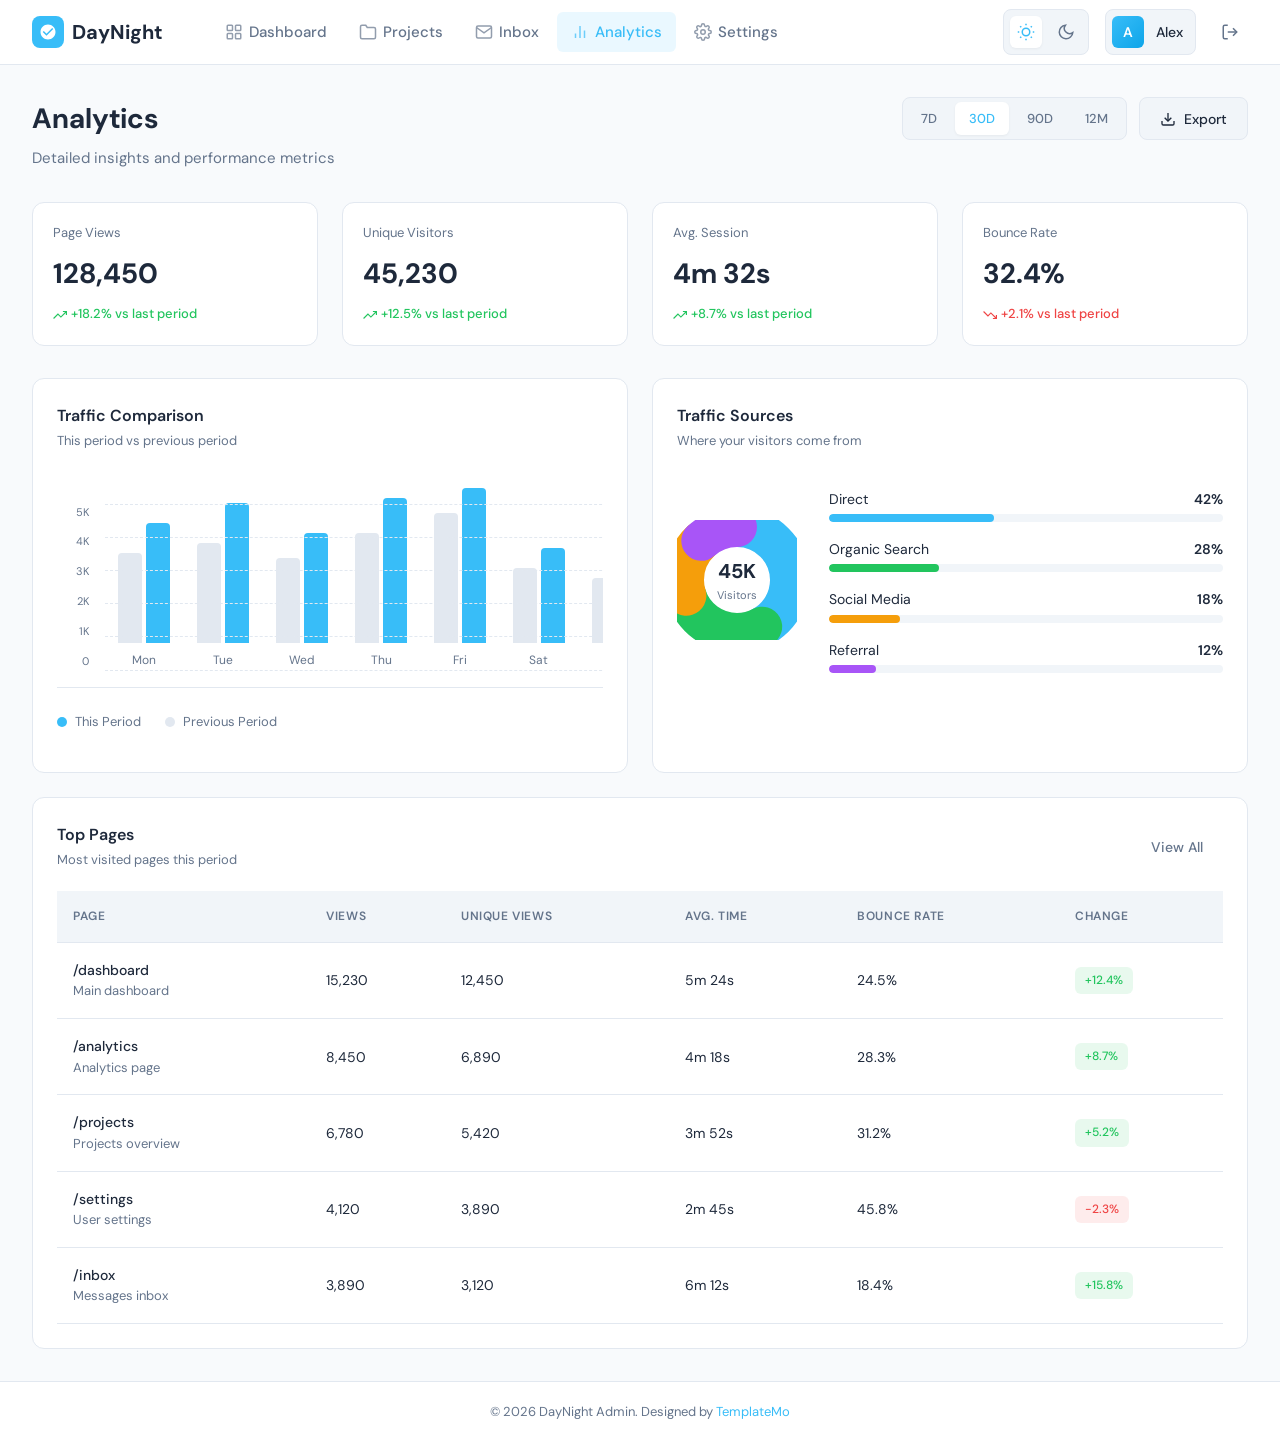
<file: daynight_admin/analytics.html>
<!DOCTYPE html>
<html lang="en">
<head>
    <meta charset="UTF-8">
    <meta name="viewport" content="width=device-width, initial-scale=1.0">
    <title>Analytics - DayNight Admin</title>
    <script>if(localStorage.getItem("daynight-theme")==="carbon"){document.documentElement.classList.add("carbon");}</script>
    <link rel="stylesheet" href="templatemo-daynight-style.css">
    <!--

TemplateMo 608 DayNight Admin

https://templatemo.com/tm-608-daynight-admin

-->
</head>
<body>
    <!-- Mobile Menu Overlay -->
    <div class="mobile-menu-overlay"></div>
    
    <!-- Mobile Menu -->
    <div class="mobile-menu">
        <div class="mobile-menu-header">
            <a href="index.html" class="logo">
                <div class="logo-icon">
                    <svg viewBox="0 0 24 24" fill="currentColor">
                        <path d="M12 2C6.48 2 2 6.48 2 12s4.48 10 10 10 10-4.48 10-10S17.52 2 12 2zm-2 15l-5-5 1.41-1.41L10 14.17l7.59-7.59L19 8l-9 9z"/>
                    </svg>
                </div>
                DayNight
            </a>
            <button class="mobile-menu-close" onclick="closeMobileMenu()">
                <svg viewBox="0 0 24 24" fill="none" stroke="currentColor" stroke-width="2">
                    <line x1="18" y1="6" x2="6" y2="18"/>
                    <line x1="6" y1="6" x2="18" y2="18"/>
                </svg>
            </button>
        </div>
        <nav class="mobile-menu-nav">
            <a href="index.html">
                <svg viewBox="0 0 24 24" fill="none" stroke="currentColor" stroke-width="2"><rect x="3" y="3" width="7" height="7" rx="1"/><rect x="14" y="3" width="7" height="7" rx="1"/><rect x="3" y="14" width="7" height="7" rx="1"/><rect x="14" y="14" width="7" height="7" rx="1"/></svg>
                Dashboard
            </a>
            <a href="projects.html">
                <svg viewBox="0 0 24 24" fill="none" stroke="currentColor" stroke-width="2"><path d="M22 19a2 2 0 0 1-2 2H4a2 2 0 0 1-2-2V5a2 2 0 0 1 2-2h5l2 3h9a2 2 0 0 1 2 2z"/></svg>
                Projects
            </a>
            <a href="inbox.html">
                <svg viewBox="0 0 24 24" fill="none" stroke="currentColor" stroke-width="2"><path d="M4 4h16c1.1 0 2 .9 2 2v12c0 1.1-.9 2-2 2H4c-1.1 0-2-.9-2-2V6c0-1.1.9-2 2-2z"/><polyline points="22,6 12,13 2,6"/></svg>
                Inbox
            </a>
            <a href="analytics.html" class="active">
                <svg viewBox="0 0 24 24" fill="none" stroke="currentColor" stroke-width="2"><line x1="18" y1="20" x2="18" y2="10"/><line x1="12" y1="20" x2="12" y2="4"/><line x1="6" y1="20" x2="6" y2="14"/></svg>
                Analytics
            </a>
            <a href="settings.html">
                <svg viewBox="0 0 24 24" fill="none" stroke="currentColor" stroke-width="2"><circle cx="12" cy="12" r="3"/><path d="M19.4 15a1.65 1.65 0 0 0 .33 1.82l.06.06a2 2 0 0 1 0 2.83 2 2 0 0 1-2.83 0l-.06-.06a1.65 1.65 0 0 0-1.82-.33 1.65 1.65 0 0 0-1 1.51V21a2 2 0 0 1-2 2 2 2 0 0 1-2-2v-.09A1.65 1.65 0 0 0 9 19.4a1.65 1.65 0 0 0-1.82.33l-.06.06a2 2 0 0 1-2.83 0 2 2 0 0 1 0-2.83l.06-.06a1.65 1.65 0 0 0 .33-1.82 1.65 1.65 0 0 0-1.51-1H3a2 2 0 0 1-2-2 2 2 0 0 1 2-2h.09A1.65 1.65 0 0 0 4.6 9a1.65 1.65 0 0 0-.33-1.82l-.06-.06a2 2 0 0 1 0-2.83 2 2 0 0 1 2.83 0l.06.06a1.65 1.65 0 0 0 1.82.33H9a1.65 1.65 0 0 0 1-1.51V3a2 2 0 0 1 2-2 2 2 0 0 1 2 2v.09a1.65 1.65 0 0 0 1 1.51 1.65 1.65 0 0 0 1.82-.33l.06-.06a2 2 0 0 1 2.83 0 2 2 0 0 1 0 2.83l-.06.06a1.65 1.65 0 0 0-.33 1.82V9a1.65 1.65 0 0 0 1.51 1H21a2 2 0 0 1 2 2 2 2 0 0 1-2 2h-.09a1.65 1.65 0 0 0-1.51 1z"/></svg>
                Settings
            </a>
        </nav>
        <div class="mobile-menu-footer"><a href="login.html" class="mobile-logout-btn"><svg viewBox="0 0 24 24" fill="none" stroke="currentColor" stroke-width="2"><path d="M9 21H5a2 2 0 0 1-2-2V5a2 2 0 0 1 2-2h4"/><polyline points="16 17 21 12 16 7"/><line x1="21" y1="12" x2="9" y2="12"/></svg>Logout</a>
            <div class="theme-toggle">
                <button class="theme-btn theme-btn-snow active" onclick="setTheme('snow')" title="Snow Edition">
                    <svg viewBox="0 0 24 24" fill="none" stroke="currentColor" stroke-width="2"><circle cx="12" cy="12" r="5"/><line x1="12" y1="1" x2="12" y2="3"/><line x1="12" y1="21" x2="12" y2="23"/><line x1="4.22" y1="4.22" x2="5.64" y2="5.64"/><line x1="18.36" y1="18.36" x2="19.78" y2="19.78"/><line x1="1" y1="12" x2="3" y2="12"/><line x1="21" y1="12" x2="23" y2="12"/><line x1="4.22" y1="19.78" x2="5.64" y2="18.36"/><line x1="18.36" y1="5.64" x2="19.78" y2="4.22"/></svg>
                </button>
                <button class="theme-btn theme-btn-carbon" onclick="setTheme('carbon')" title="Carbon Edition">
                    <svg viewBox="0 0 24 24" fill="none" stroke="currentColor" stroke-width="2"><path d="M21 12.79A9 9 0 1 1 11.21 3 7 7 0 0 0 21 12.79z"/></svg>
                </button>
            </div>
        </div>
    </div>

    <div class="app-container">
        <!-- Top Navigation -->
        <nav class="top-nav">
            <div class="nav-container">
                <div class="nav-left">
                    <a href="index.html" class="logo">
                        <div class="logo-icon">
                            <svg viewBox="0 0 24 24" fill="currentColor"><path d="M12 2C6.48 2 2 6.48 2 12s4.48 10 10 10 10-4.48 10-10S17.52 2 12 2zm-2 15l-5-5 1.41-1.41L10 14.17l7.59-7.59L19 8l-9 9z"/></svg>
                        </div>
                        DayNight
                    </a>
                    <div class="nav-menu">
                        <div class="nav-item"><a href="index.html" class="nav-link"><svg viewBox="0 0 24 24" fill="none" stroke="currentColor" stroke-width="2"><rect x="3" y="3" width="7" height="7" rx="1"/><rect x="14" y="3" width="7" height="7" rx="1"/><rect x="3" y="14" width="7" height="7" rx="1"/><rect x="14" y="14" width="7" height="7" rx="1"/></svg>Dashboard</a></div>
                        <div class="nav-item"><a href="projects.html" class="nav-link"><svg viewBox="0 0 24 24" fill="none" stroke="currentColor" stroke-width="2"><path d="M22 19a2 2 0 0 1-2 2H4a2 2 0 0 1-2-2V5a2 2 0 0 1 2-2h5l2 3h9a2 2 0 0 1 2 2z"/></svg>Projects</a></div>
                        <div class="nav-item"><a href="inbox.html" class="nav-link"><svg viewBox="0 0 24 24" fill="none" stroke="currentColor" stroke-width="2"><path d="M4 4h16c1.1 0 2 .9 2 2v12c0 1.1-.9 2-2 2H4c-1.1 0-2-.9-2-2V6c0-1.1.9-2 2-2z"/><polyline points="22,6 12,13 2,6"/></svg>Inbox</a></div>
                        <div class="nav-item"><a href="analytics.html" class="nav-link active"><svg viewBox="0 0 24 24" fill="none" stroke="currentColor" stroke-width="2"><line x1="18" y1="20" x2="18" y2="10"/><line x1="12" y1="20" x2="12" y2="4"/><line x1="6" y1="20" x2="6" y2="14"/></svg>Analytics</a></div>
                        <div class="nav-item"><a href="settings.html" class="nav-link"><svg viewBox="0 0 24 24" fill="none" stroke="currentColor" stroke-width="2"><circle cx="12" cy="12" r="3"/><path d="M19.4 15a1.65 1.65 0 0 0 .33 1.82l.06.06a2 2 0 0 1 0 2.83 2 2 0 0 1-2.83 0l-.06-.06a1.65 1.65 0 0 0-1.82-.33 1.65 1.65 0 0 0-1 1.51V21a2 2 0 0 1-2 2 2 2 0 0 1-2-2v-.09A1.65 1.65 0 0 0 9 19.4a1.65 1.65 0 0 0-1.82.33l-.06.06a2 2 0 0 1-2.83 0 2 2 0 0 1 0-2.83l.06-.06a1.65 1.65 0 0 0 .33-1.82 1.65 1.65 0 0 0-1.51-1H3a2 2 0 0 1-2-2 2 2 0 0 1 2-2h.09A1.65 1.65 0 0 0 4.6 9a1.65 1.65 0 0 0-.33-1.82l-.06-.06a2 2 0 0 1 0-2.83 2 2 0 0 1 2.83 0l.06.06a1.65 1.65 0 0 0 1.82.33H9a1.65 1.65 0 0 0 1-1.51V3a2 2 0 0 1 2-2 2 2 0 0 1 2 2v.09a1.65 1.65 0 0 0 1 1.51 1.65 1.65 0 0 0 1.82-.33l.06-.06a2 2 0 0 1 2.83 0 2 2 0 0 1 0 2.83l-.06.06a1.65 1.65 0 0 0-.33 1.82V9a1.65 1.65 0 0 0 1.51 1H21a2 2 0 0 1 2 2 2 2 0 0 1-2 2h-.09a1.65 1.65 0 0 0-1.51 1z"/></svg>Settings</a></div>
                    </div>
                </div>
                <div class="nav-right">
                    <div class="theme-toggle">
                        <button class="theme-btn theme-btn-snow active" onclick="setTheme('snow')" title="Snow Edition"><svg viewBox="0 0 24 24" fill="none" stroke="currentColor" stroke-width="2"><circle cx="12" cy="12" r="5"/><line x1="12" y1="1" x2="12" y2="3"/><line x1="12" y1="21" x2="12" y2="23"/><line x1="4.22" y1="4.22" x2="5.64" y2="5.64"/><line x1="18.36" y1="18.36" x2="19.78" y2="19.78"/><line x1="1" y1="12" x2="3" y2="12"/><line x1="21" y1="12" x2="23" y2="12"/><line x1="4.22" y1="19.78" x2="5.64" y2="18.36"/><line x1="18.36" y1="5.64" x2="19.78" y2="4.22"/></svg></button>
                        <button class="theme-btn theme-btn-carbon" onclick="setTheme('carbon')" title="Carbon Edition"><svg viewBox="0 0 24 24" fill="none" stroke="currentColor" stroke-width="2"><path d="M21 12.79A9 9 0 1 1 11.21 3 7 7 0 0 0 21 12.79z"/></svg></button>
                    </div>
                    <button class="user-menu"><div class="user-avatar">A</div><span class="user-name">Alex</span></button><a href="login.html" class="btn-logout" title="Logout"><svg viewBox="0 0 24 24" fill="none" stroke="currentColor" stroke-width="2"><path d="M9 21H5a2 2 0 0 1-2-2V5a2 2 0 0 1 2-2h4"/><polyline points="16 17 21 12 16 7"/><line x1="21" y1="12" x2="9" y2="12"/></svg></a>
                    <button class="mobile-menu-btn" onclick="toggleMobileMenu()"><svg viewBox="0 0 24 24" fill="none" stroke="currentColor" stroke-width="2"><line x1="3" y1="12" x2="21" y2="12"/><line x1="3" y1="6" x2="21" y2="6"/><line x1="3" y1="18" x2="21" y2="18"/></svg></button>
                </div>
            </div>
        </nav>

        <!-- Main Content -->
        <main class="main-content">
            <!-- Page Header -->
            <div class="page-header" style="display: flex; justify-content: space-between; align-items: flex-start; flex-wrap: wrap; gap: 1rem;">
                <div>
                    <h1 class="greeting">Analytics</h1>
                    <p class="greeting-sub">Detailed insights and performance metrics</p>
                </div>
                <div style="display: flex; gap: 0.75rem; flex-wrap: wrap;">
                    <div class="date-picker">
                        <button class="date-btn" onclick="setDateRange('7d', this)">7D</button>
                        <button class="date-btn active" onclick="setDateRange('30d', this)">30D</button>
                        <button class="date-btn" onclick="setDateRange('90d', this)">90D</button>
                        <button class="date-btn" onclick="setDateRange('12m', this)">12M</button>
                    </div>
                    <button class="btn btn-secondary">
                        <svg viewBox="0 0 24 24" fill="none" stroke="currentColor" stroke-width="2"><path d="M21 15v4a2 2 0 0 1-2 2H5a2 2 0 0 1-2-2v-4"/><polyline points="7 10 12 15 17 10"/><line x1="12" y1="15" x2="12" y2="3"/></svg>
                        Export
                    </button>
                </div>
            </div>

            <!-- Key Metrics Row -->
            <div class="stats-grid">
                <div class="stat-card">
                    <div class="stat-label">Page Views</div>
                    <div class="stat-value">128,450</div>
                    <div class="stat-change positive"><svg viewBox="0 0 24 24" fill="none" stroke="currentColor" stroke-width="2"><polyline points="23 6 13.5 15.5 8.5 10.5 1 18"/><polyline points="17 6 23 6 23 12"/></svg>+18.2% vs last period</div>
                </div>
                <div class="stat-card">
                    <div class="stat-label">Unique Visitors</div>
                    <div class="stat-value">45,230</div>
                    <div class="stat-change positive"><svg viewBox="0 0 24 24" fill="none" stroke="currentColor" stroke-width="2"><polyline points="23 6 13.5 15.5 8.5 10.5 1 18"/><polyline points="17 6 23 6 23 12"/></svg>+12.5% vs last period</div>
                </div>
                <div class="stat-card">
                    <div class="stat-label">Avg. Session</div>
                    <div class="stat-value">4m 32s</div>
                    <div class="stat-change positive"><svg viewBox="0 0 24 24" fill="none" stroke="currentColor" stroke-width="2"><polyline points="23 6 13.5 15.5 8.5 10.5 1 18"/><polyline points="17 6 23 6 23 12"/></svg>+8.7% vs last period</div>
                </div>
                <div class="stat-card">
                    <div class="stat-label">Bounce Rate</div>
                    <div class="stat-value">32.4%</div>
                    <div class="stat-change negative"><svg viewBox="0 0 24 24" fill="none" stroke="currentColor" stroke-width="2"><polyline points="23 18 13.5 8.5 8.5 13.5 1 6"/><polyline points="17 18 23 18 23 12"/></svg>+2.1% vs last period</div>
                </div>
            </div>

            <!-- Charts Row -->
            <div class="two-col" style="margin-bottom: 1.5rem;">
                <!-- Traffic Comparison Chart -->
                <div class="card">
                    <div class="card-header">
                        <div>
                            <h3 class="card-title">Traffic Comparison</h3>
                            <p class="card-subtitle">This period vs previous period</p>
                        </div>
                    </div>
                    <div class="chart-container">
                        <div class="chart-scroll">
                            <div class="chart-scroll-inner">
                                <div class="bar-chart">
                                    <div class="y-axis">
                                        <span class="y-axis-label">5K</span>
                                        <span class="y-axis-label">4K</span>
                                        <span class="y-axis-label">3K</span>
                                        <span class="y-axis-label">2K</span>
                                        <span class="y-axis-label">1K</span>
                                        <span class="y-axis-label">0</span>
                                    </div>
                                    <div class="y-axis-lines">
                                        <div class="y-axis-line"></div>
                                        <div class="y-axis-line"></div>
                                        <div class="y-axis-line"></div>
                                        <div class="y-axis-line"></div>
                                        <div class="y-axis-line"></div>
                                        <div class="y-axis-line"></div>
                                    </div>
                                    <div class="bar-group"><div class="bar-wrapper"><div class="bar previous" style="height: 90px;"></div><div class="bar current" style="height: 120px;"></div></div><span class="bar-label">Mon</span></div>
                                    <div class="bar-group"><div class="bar-wrapper"><div class="bar previous" style="height: 100px;"></div><div class="bar current" style="height: 140px;"></div></div><span class="bar-label">Tue</span></div>
                                    <div class="bar-group"><div class="bar-wrapper"><div class="bar previous" style="height: 85px;"></div><div class="bar current" style="height: 110px;"></div></div><span class="bar-label">Wed</span></div>
                                    <div class="bar-group"><div class="bar-wrapper"><div class="bar previous" style="height: 110px;"></div><div class="bar current" style="height: 145px;"></div></div><span class="bar-label">Thu</span></div>
                                    <div class="bar-group"><div class="bar-wrapper"><div class="bar previous" style="height: 130px;"></div><div class="bar current" style="height: 155px;"></div></div><span class="bar-label">Fri</span></div>
                                    <div class="bar-group"><div class="bar-wrapper"><div class="bar previous" style="height: 75px;"></div><div class="bar current" style="height: 95px;"></div></div><span class="bar-label">Sat</span></div>
                                    <div class="bar-group"><div class="bar-wrapper"><div class="bar previous" style="height: 65px;"></div><div class="bar current" style="height: 85px;"></div></div><span class="bar-label">Sun</span></div>
                                </div>
                            </div>
                        </div>
                        <div class="chart-legend">
                            <div class="legend-item"><span class="legend-dot current"></span>This Period</div>
                            <div class="legend-item"><span class="legend-dot previous"></span>Previous Period</div>
                        </div>
                    </div>
                </div>

                <!-- Traffic Sources -->
                <div class="card">
                    <div class="card-header">
                        <div>
                            <h3 class="card-title">Traffic Sources</h3>
                            <p class="card-subtitle">Where your visitors come from</p>
                        </div>
                    </div>
                    <div class="chart-scroll">
                        <div class="chart-scroll-inner" style="min-width: 400px;">
                            <div style="display: flex; align-items: center; gap: 2rem; padding: 1rem 0;">
                                <div class="donut-chart">
                                    <svg viewBox="0 0 36 36">
                                        <circle class="donut-ring" cx="18" cy="18" r="15.9"/>
                                        <circle class="donut-segment" cx="18" cy="18" r="15.9" stroke="var(--accent)" stroke-dasharray="42 100" stroke-dashoffset="0"/>
                                        <circle class="donut-segment" cx="18" cy="18" r="15.9" stroke="var(--success)" stroke-dasharray="28 100" stroke-dashoffset="-42"/>
                                        <circle class="donut-segment" cx="18" cy="18" r="15.9" stroke="var(--warning)" stroke-dasharray="18 100" stroke-dashoffset="-70"/>
                                        <circle class="donut-segment" cx="18" cy="18" r="15.9" stroke="#A855F7" stroke-dasharray="12 100" stroke-dashoffset="-88"/>
                                    </svg>
                                    <div class="donut-center"><div class="donut-value">45K</div><div class="donut-label">Visitors</div></div>
                                </div>
                                <div style="flex: 1;">
                                    <div style="margin-bottom: 1rem;"><div style="display: flex; justify-content: space-between; margin-bottom: 0.25rem;"><span style="font-size: 0.875rem; color: var(--text-primary);">Direct</span><span style="font-size: 0.875rem; font-weight: 600; color: var(--text-primary);">42%</span></div><div class="progress-bar"><div class="progress-fill accent" style="width: 42%;"></div></div></div>
                                    <div style="margin-bottom: 1rem;"><div style="display: flex; justify-content: space-between; margin-bottom: 0.25rem;"><span style="font-size: 0.875rem; color: var(--text-primary);">Organic Search</span><span style="font-size: 0.875rem; font-weight: 600; color: var(--text-primary);">28%</span></div><div class="progress-bar"><div class="progress-fill success" style="width: 28%;"></div></div></div>
                                    <div style="margin-bottom: 1rem;"><div style="display: flex; justify-content: space-between; margin-bottom: 0.25rem;"><span style="font-size: 0.875rem; color: var(--text-primary);">Social Media</span><span style="font-size: 0.875rem; font-weight: 600; color: var(--text-primary);">18%</span></div><div class="progress-bar"><div class="progress-fill warning" style="width: 18%;"></div></div></div>
                                    <div><div style="display: flex; justify-content: space-between; margin-bottom: 0.25rem;"><span style="font-size: 0.875rem; color: var(--text-primary);">Referral</span><span style="font-size: 0.875rem; font-weight: 600; color: var(--text-primary);">12%</span></div><div class="progress-bar"><div class="progress-fill" style="width: 12%; background: #A855F7;"></div></div></div>
                                </div>
                            </div>
                        </div>
                    </div>
                </div>
            </div>

            <!-- Top Pages Table -->
            <div class="card">
                <div class="card-header">
                    <div>
                        <h3 class="card-title">Top Pages</h3>
                        <p class="card-subtitle">Most visited pages this period</p>
                    </div>
                    <button class="btn btn-ghost">View All</button>
                </div>
                <div class="table-container">
                    <table>
                        <thead>
                            <tr><th>Page</th><th>Views</th><th>Unique Views</th><th>Avg. Time</th><th>Bounce Rate</th><th>Change</th></tr>
                        </thead>
                        <tbody>
                            <tr><td><div style="font-weight: 500;">/dashboard</div><div style="font-size: 0.8125rem; color: var(--text-secondary);">Main dashboard</div></td><td>15,230</td><td>12,450</td><td>5m 24s</td><td>24.5%</td><td><span class="badge badge-green">+12.4%</span></td></tr>
                            <tr><td><div style="font-weight: 500;">/analytics</div><div style="font-size: 0.8125rem; color: var(--text-secondary);">Analytics page</div></td><td>8,450</td><td>6,890</td><td>4m 18s</td><td>28.3%</td><td><span class="badge badge-green">+8.7%</span></td></tr>
                            <tr><td><div style="font-weight: 500;">/projects</div><div style="font-size: 0.8125rem; color: var(--text-secondary);">Projects overview</div></td><td>6,780</td><td>5,420</td><td>3m 52s</td><td>31.2%</td><td><span class="badge badge-green">+5.2%</span></td></tr>
                            <tr><td><div style="font-weight: 500;">/settings</div><div style="font-size: 0.8125rem; color: var(--text-secondary);">User settings</div></td><td>4,120</td><td>3,890</td><td>2m 45s</td><td>45.8%</td><td><span class="badge badge-red">-2.3%</span></td></tr>
                            <tr><td><div style="font-weight: 500;">/inbox</div><div style="font-size: 0.8125rem; color: var(--text-secondary);">Messages inbox</div></td><td>3,890</td><td>3,120</td><td>6m 12s</td><td>18.4%</td><td><span class="badge badge-green">+15.8%</span></td></tr>
                        </tbody>
                    </table>
                </div>
            </div>
        </main>

        <!-- Footer -->
        <footer class="footer">
            <p>&copy; 2026 DayNight Admin. Designed by <a href="https://www.templatemo.com" target="_blank" rel="nofollow">TemplateMo</a></p>
        </footer>
    </div>

    <script src="templatemo-daynight-script.js"></script>
</body>
</html>
</file>
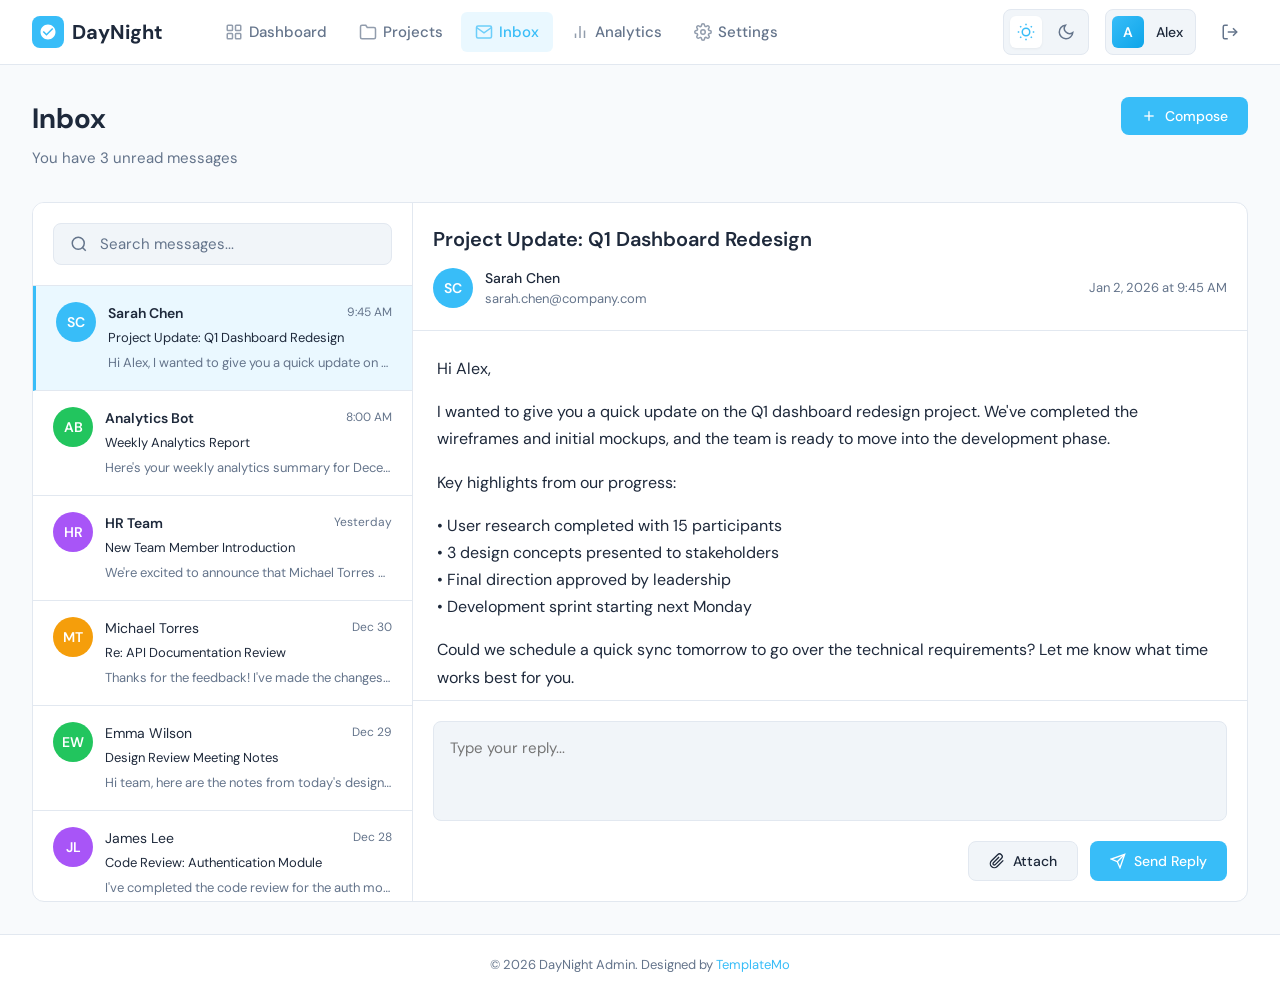
<file: daynight_admin/inbox.html>
<!DOCTYPE html>
<html lang="en">
<head>
    <meta charset="UTF-8">
    <meta name="viewport" content="width=device-width, initial-scale=1.0">
    <title>Inbox - DayNight Admin</title>
    <script>if(localStorage.getItem("daynight-theme")==="carbon"){document.documentElement.classList.add("carbon");}</script>
    <link rel="stylesheet" href="templatemo-daynight-style.css">
    <!--

TemplateMo 608 DayNight Admin

https://templatemo.com/tm-608-daynight-admin

-->
</head>
<body>
    <!-- Mobile Menu Overlay -->
    <div class="mobile-menu-overlay"></div>
    
    <!-- Mobile Menu -->
    <div class="mobile-menu">
        <div class="mobile-menu-header">
            <a href="index.html" class="logo"><div class="logo-icon"><svg viewBox="0 0 24 24" fill="currentColor"><path d="M12 2C6.48 2 2 6.48 2 12s4.48 10 10 10 10-4.48 10-10S17.52 2 12 2zm-2 15l-5-5 1.41-1.41L10 14.17l7.59-7.59L19 8l-9 9z"/></svg></div>DayNight</a>
            <button class="mobile-menu-close" onclick="closeMobileMenu()"><svg viewBox="0 0 24 24" fill="none" stroke="currentColor" stroke-width="2"><line x1="18" y1="6" x2="6" y2="18"/><line x1="6" y1="6" x2="18" y2="18"/></svg></button>
        </div>
        <nav class="mobile-menu-nav">
            <a href="index.html"><svg viewBox="0 0 24 24" fill="none" stroke="currentColor" stroke-width="2"><rect x="3" y="3" width="7" height="7" rx="1"/><rect x="14" y="3" width="7" height="7" rx="1"/><rect x="3" y="14" width="7" height="7" rx="1"/><rect x="14" y="14" width="7" height="7" rx="1"/></svg>Dashboard</a>
            <a href="projects.html"><svg viewBox="0 0 24 24" fill="none" stroke="currentColor" stroke-width="2"><path d="M22 19a2 2 0 0 1-2 2H4a2 2 0 0 1-2-2V5a2 2 0 0 1 2-2h5l2 3h9a2 2 0 0 1 2 2z"/></svg>Projects</a>
            <a href="inbox.html" class="active"><svg viewBox="0 0 24 24" fill="none" stroke="currentColor" stroke-width="2"><path d="M4 4h16c1.1 0 2 .9 2 2v12c0 1.1-.9 2-2 2H4c-1.1 0-2-.9-2-2V6c0-1.1.9-2 2-2z"/><polyline points="22,6 12,13 2,6"/></svg>Inbox</a>
            <a href="analytics.html"><svg viewBox="0 0 24 24" fill="none" stroke="currentColor" stroke-width="2"><line x1="18" y1="20" x2="18" y2="10"/><line x1="12" y1="20" x2="12" y2="4"/><line x1="6" y1="20" x2="6" y2="14"/></svg>Analytics</a>
            <a href="settings.html"><svg viewBox="0 0 24 24" fill="none" stroke="currentColor" stroke-width="2"><circle cx="12" cy="12" r="3"/><path d="M19.4 15a1.65 1.65 0 0 0 .33 1.82l.06.06a2 2 0 0 1 0 2.83 2 2 0 0 1-2.83 0l-.06-.06a1.65 1.65 0 0 0-1.82-.33 1.65 1.65 0 0 0-1 1.51V21a2 2 0 0 1-2 2 2 2 0 0 1-2-2v-.09A1.65 1.65 0 0 0 9 19.4a1.65 1.65 0 0 0-1.82.33l-.06.06a2 2 0 0 1-2.83 0 2 2 0 0 1 0-2.83l.06-.06a1.65 1.65 0 0 0 .33-1.82 1.65 1.65 0 0 0-1.51-1H3a2 2 0 0 1-2-2 2 2 0 0 1 2-2h.09A1.65 1.65 0 0 0 4.6 9a1.65 1.65 0 0 0-.33-1.82l-.06-.06a2 2 0 0 1 0-2.83 2 2 0 0 1 2.83 0l.06.06a1.65 1.65 0 0 0 1.82.33H9a1.65 1.65 0 0 0 1-1.51V3a2 2 0 0 1 2-2 2 2 0 0 1 2 2v.09a1.65 1.65 0 0 0 1 1.51 1.65 1.65 0 0 0 1.82-.33l.06-.06a2 2 0 0 1 2.83 0 2 2 0 0 1 0 2.83l-.06.06a1.65 1.65 0 0 0-.33 1.82V9a1.65 1.65 0 0 0 1.51 1H21a2 2 0 0 1 2 2 2 2 0 0 1-2 2h-.09a1.65 1.65 0 0 0-1.51 1z"/></svg>Settings</a>
        </nav>
        <div class="mobile-menu-footer"><a href="login.html" class="mobile-logout-btn"><svg viewBox="0 0 24 24" fill="none" stroke="currentColor" stroke-width="2"><path d="M9 21H5a2 2 0 0 1-2-2V5a2 2 0 0 1 2-2h4"/><polyline points="16 17 21 12 16 7"/><line x1="21" y1="12" x2="9" y2="12"/></svg>Logout</a>
            <div class="theme-toggle">
                <button class="theme-btn theme-btn-snow active" onclick="setTheme('snow')"><svg viewBox="0 0 24 24" fill="none" stroke="currentColor" stroke-width="2"><circle cx="12" cy="12" r="5"/><line x1="12" y1="1" x2="12" y2="3"/><line x1="12" y1="21" x2="12" y2="23"/><line x1="4.22" y1="4.22" x2="5.64" y2="5.64"/><line x1="18.36" y1="18.36" x2="19.78" y2="19.78"/><line x1="1" y1="12" x2="3" y2="12"/><line x1="21" y1="12" x2="23" y2="12"/><line x1="4.22" y1="19.78" x2="5.64" y2="18.36"/><line x1="18.36" y1="5.64" x2="19.78" y2="4.22"/></svg></button>
                <button class="theme-btn theme-btn-carbon" onclick="setTheme('carbon')"><svg viewBox="0 0 24 24" fill="none" stroke="currentColor" stroke-width="2"><path d="M21 12.79A9 9 0 1 1 11.21 3 7 7 0 0 0 21 12.79z"/></svg></button>
            </div>
        </div>
    </div>

    <div class="app-container">
        <!-- Top Navigation -->
        <nav class="top-nav">
            <div class="nav-container">
                <div class="nav-left">
                    <a href="index.html" class="logo"><div class="logo-icon"><svg viewBox="0 0 24 24" fill="currentColor"><path d="M12 2C6.48 2 2 6.48 2 12s4.48 10 10 10 10-4.48 10-10S17.52 2 12 2zm-2 15l-5-5 1.41-1.41L10 14.17l7.59-7.59L19 8l-9 9z"/></svg></div>DayNight</a>
                    <div class="nav-menu">
                        <div class="nav-item"><a href="index.html" class="nav-link"><svg viewBox="0 0 24 24" fill="none" stroke="currentColor" stroke-width="2"><rect x="3" y="3" width="7" height="7" rx="1"/><rect x="14" y="3" width="7" height="7" rx="1"/><rect x="3" y="14" width="7" height="7" rx="1"/><rect x="14" y="14" width="7" height="7" rx="1"/></svg>Dashboard</a></div>
                        <div class="nav-item"><a href="projects.html" class="nav-link"><svg viewBox="0 0 24 24" fill="none" stroke="currentColor" stroke-width="2"><path d="M22 19a2 2 0 0 1-2 2H4a2 2 0 0 1-2-2V5a2 2 0 0 1 2-2h5l2 3h9a2 2 0 0 1 2 2z"/></svg>Projects</a></div>
                        <div class="nav-item"><a href="inbox.html" class="nav-link active"><svg viewBox="0 0 24 24" fill="none" stroke="currentColor" stroke-width="2"><path d="M4 4h16c1.1 0 2 .9 2 2v12c0 1.1-.9 2-2 2H4c-1.1 0-2-.9-2-2V6c0-1.1.9-2 2-2z"/><polyline points="22,6 12,13 2,6"/></svg>Inbox</a></div>
                        <div class="nav-item"><a href="analytics.html" class="nav-link"><svg viewBox="0 0 24 24" fill="none" stroke="currentColor" stroke-width="2"><line x1="18" y1="20" x2="18" y2="10"/><line x1="12" y1="20" x2="12" y2="4"/><line x1="6" y1="20" x2="6" y2="14"/></svg>Analytics</a></div>
                        <div class="nav-item"><a href="settings.html" class="nav-link"><svg viewBox="0 0 24 24" fill="none" stroke="currentColor" stroke-width="2"><circle cx="12" cy="12" r="3"/><path d="M19.4 15a1.65 1.65 0 0 0 .33 1.82l.06.06a2 2 0 0 1 0 2.83 2 2 0 0 1-2.83 0l-.06-.06a1.65 1.65 0 0 0-1.82-.33 1.65 1.65 0 0 0-1 1.51V21a2 2 0 0 1-2 2 2 2 0 0 1-2-2v-.09A1.65 1.65 0 0 0 9 19.4a1.65 1.65 0 0 0-1.82.33l-.06.06a2 2 0 0 1-2.83 0 2 2 0 0 1 0-2.83l.06-.06a1.65 1.65 0 0 0 .33-1.82 1.65 1.65 0 0 0-1.51-1H3a2 2 0 0 1-2-2 2 2 0 0 1 2-2h.09A1.65 1.65 0 0 0 4.6 9a1.65 1.65 0 0 0-.33-1.82l-.06-.06a2 2 0 0 1 0-2.83 2 2 0 0 1 2.83 0l.06.06a1.65 1.65 0 0 0 1.82.33H9a1.65 1.65 0 0 0 1-1.51V3a2 2 0 0 1 2-2 2 2 0 0 1 2 2v.09a1.65 1.65 0 0 0 1 1.51 1.65 1.65 0 0 0 1.82-.33l.06-.06a2 2 0 0 1 2.83 0 2 2 0 0 1 0 2.83l-.06.06a1.65 1.65 0 0 0-.33 1.82V9a1.65 1.65 0 0 0 1.51 1H21a2 2 0 0 1 2 2 2 2 0 0 1-2 2h-.09a1.65 1.65 0 0 0-1.51 1z"/></svg>Settings</a></div>
                    </div>
                </div>
                <div class="nav-right">
                    <div class="theme-toggle">
                        <button class="theme-btn theme-btn-snow active" onclick="setTheme('snow')"><svg viewBox="0 0 24 24" fill="none" stroke="currentColor" stroke-width="2"><circle cx="12" cy="12" r="5"/><line x1="12" y1="1" x2="12" y2="3"/><line x1="12" y1="21" x2="12" y2="23"/><line x1="4.22" y1="4.22" x2="5.64" y2="5.64"/><line x1="18.36" y1="18.36" x2="19.78" y2="19.78"/><line x1="1" y1="12" x2="3" y2="12"/><line x1="21" y1="12" x2="23" y2="12"/><line x1="4.22" y1="19.78" x2="5.64" y2="18.36"/><line x1="18.36" y1="5.64" x2="19.78" y2="4.22"/></svg></button>
                        <button class="theme-btn theme-btn-carbon" onclick="setTheme('carbon')"><svg viewBox="0 0 24 24" fill="none" stroke="currentColor" stroke-width="2"><path d="M21 12.79A9 9 0 1 1 11.21 3 7 7 0 0 0 21 12.79z"/></svg></button>
                    </div>
                    <button class="user-menu"><div class="user-avatar">A</div><span class="user-name">Alex</span></button><a href="login.html" class="btn-logout" title="Logout"><svg viewBox="0 0 24 24" fill="none" stroke="currentColor" stroke-width="2"><path d="M9 21H5a2 2 0 0 1-2-2V5a2 2 0 0 1 2-2h4"/><polyline points="16 17 21 12 16 7"/><line x1="21" y1="12" x2="9" y2="12"/></svg></a>
                    <button class="mobile-menu-btn" onclick="toggleMobileMenu()"><svg viewBox="0 0 24 24" fill="none" stroke="currentColor" stroke-width="2"><line x1="3" y1="12" x2="21" y2="12"/><line x1="3" y1="6" x2="21" y2="6"/><line x1="3" y1="18" x2="21" y2="18"/></svg></button>
                </div>
            </div>
        </nav>

        <!-- Main Content -->
        <main class="main-content">
            <div class="page-header" style="display: flex; justify-content: space-between; align-items: flex-start;">
                <div>
                    <h1 class="greeting">Inbox</h1>
                    <p class="greeting-sub">You have 3 unread messages</p>
                </div>
                <button class="btn btn-primary"><svg viewBox="0 0 24 24" fill="none" stroke="currentColor" stroke-width="2"><line x1="12" y1="5" x2="12" y2="19"/><line x1="5" y1="12" x2="19" y2="12"/></svg>Compose</button>
            </div>

            <!-- Inbox Split Pane -->
            <div class="inbox-container">
                <!-- Message List -->
                <div class="inbox-list">
                    <div class="inbox-header">
                        <div class="inbox-search">
                            <svg viewBox="0 0 24 24" fill="none" stroke="currentColor" stroke-width="2"><circle cx="11" cy="11" r="8"/><line x1="21" y1="21" x2="16.65" y2="16.65"/></svg>
                            <input type="text" placeholder="Search messages...">
                        </div>
                    </div>
                    <div class="message-list">
                        <div class="message-item active unread" onclick="selectMessage(this, 0)">
                            <div class="message-avatar">SC</div>
                            <div class="message-content">
                                <div class="message-header"><span class="message-sender">Sarah Chen</span><span class="message-time">9:45 AM</span></div>
                                <div class="message-subject">Project Update: Q1 Dashboard Redesign</div>
                                <div class="message-preview">Hi Alex, I wanted to give you a quick update on the Q1 dashboard...</div>
                            </div>
                        </div>
                        <div class="message-item unread" onclick="selectMessage(this, 1)">
                            <div class="message-avatar" style="background: var(--success);">AB</div>
                            <div class="message-content">
                                <div class="message-header"><span class="message-sender">Analytics Bot</span><span class="message-time">8:00 AM</span></div>
                                <div class="message-subject">Weekly Analytics Report</div>
                                <div class="message-preview">Here's your weekly analytics summary for December 25-31...</div>
                            </div>
                        </div>
                        <div class="message-item unread" onclick="selectMessage(this, 2)">
                            <div class="message-avatar" style="background: #A855F7;">HR</div>
                            <div class="message-content">
                                <div class="message-header"><span class="message-sender">HR Team</span><span class="message-time">Yesterday</span></div>
                                <div class="message-subject">New Team Member Introduction</div>
                                <div class="message-preview">We're excited to announce that Michael Torres will be joining...</div>
                            </div>
                        </div>
                        <div class="message-item" onclick="selectMessage(this, 0)">
                            <div class="message-avatar" style="background: var(--warning);">MT</div>
                            <div class="message-content">
                                <div class="message-header"><span class="message-sender">Michael Torres</span><span class="message-time">Dec 30</span></div>
                                <div class="message-subject">Re: API Documentation Review</div>
                                <div class="message-preview">Thanks for the feedback! I've made the changes you suggested...</div>
                            </div>
                        </div>
                        <div class="message-item" onclick="selectMessage(this, 0)">
                            <div class="message-avatar" style="background: var(--success);">EW</div>
                            <div class="message-content">
                                <div class="message-header"><span class="message-sender">Emma Wilson</span><span class="message-time">Dec 29</span></div>
                                <div class="message-subject">Design Review Meeting Notes</div>
                                <div class="message-preview">Hi team, here are the notes from today's design review...</div>
                            </div>
                        </div>
                        <div class="message-item" onclick="selectMessage(this, 0)">
                            <div class="message-avatar" style="background: #A855F7;">JL</div>
                            <div class="message-content">
                                <div class="message-header"><span class="message-sender">James Lee</span><span class="message-time">Dec 28</span></div>
                                <div class="message-subject">Code Review: Authentication Module</div>
                                <div class="message-preview">I've completed the code review for the auth module. Overall looks...</div>
                            </div>
                        </div>
                    </div>
                </div>

                <!-- Message View -->
                <div class="message-view">
                    <div class="message-view-header">
                        <h2 class="message-view-subject">Project Update: Q1 Dashboard Redesign</h2>
                        <div class="message-view-meta">
                            <div class="message-view-sender">
                                <div class="message-avatar">SC</div>
                                <div><div class="message-view-sender-name">Sarah Chen</div><div class="message-view-sender-email">sarah.chen@company.com</div></div>
                            </div>
                            <div class="message-view-date">Jan 2, 2026 at 9:45 AM</div>
                        </div>
                    </div>
                    <div class="message-view-body">
                        <p>Hi Alex,</p>
                        <p>I wanted to give you a quick update on the Q1 dashboard redesign project. We've completed the wireframes and initial mockups, and the team is ready to move into the development phase.</p>
                        <p>Key highlights from our progress:</p>
                        <p>• User research completed with 15 participants<br>• 3 design concepts presented to stakeholders<br>• Final direction approved by leadership<br>• Development sprint starting next Monday</p>
                        <p>Could we schedule a quick sync tomorrow to go over the technical requirements? Let me know what time works best for you.</p>
                        <p>Best regards,<br>Sarah</p>
                    </div>
                    <div class="message-view-reply">
                        <textarea class="reply-input" placeholder="Type your reply..."></textarea>
                        <div class="reply-actions">
                            <button class="btn btn-secondary"><svg viewBox="0 0 24 24" fill="none" stroke="currentColor" stroke-width="2" style="width: 16px; height: 16px;"><path d="M21.44 11.05l-9.19 9.19a6 6 0 0 1-8.49-8.49l9.19-9.19a4 4 0 0 1 5.66 5.66l-9.2 9.19a2 2 0 0 1-2.83-2.83l8.49-8.48"/></svg>Attach</button>
                            <button class="btn btn-primary"><svg viewBox="0 0 24 24" fill="none" stroke="currentColor" stroke-width="2" style="width: 16px; height: 16px;"><line x1="22" y1="2" x2="11" y2="13"/><polygon points="22 2 15 22 11 13 2 9 22 2"/></svg>Send Reply</button>
                        </div>
                    </div>
                </div>
            </div>
        </main>

        <footer class="footer"><p>&copy; 2026 DayNight Admin. Designed by <a href="https://www.templatemo.com" target="_blank" rel="nofollow">TemplateMo</a></p></footer>
    </div>
    <script src="templatemo-daynight-script.js"></script>
</body>
</html>
</file>
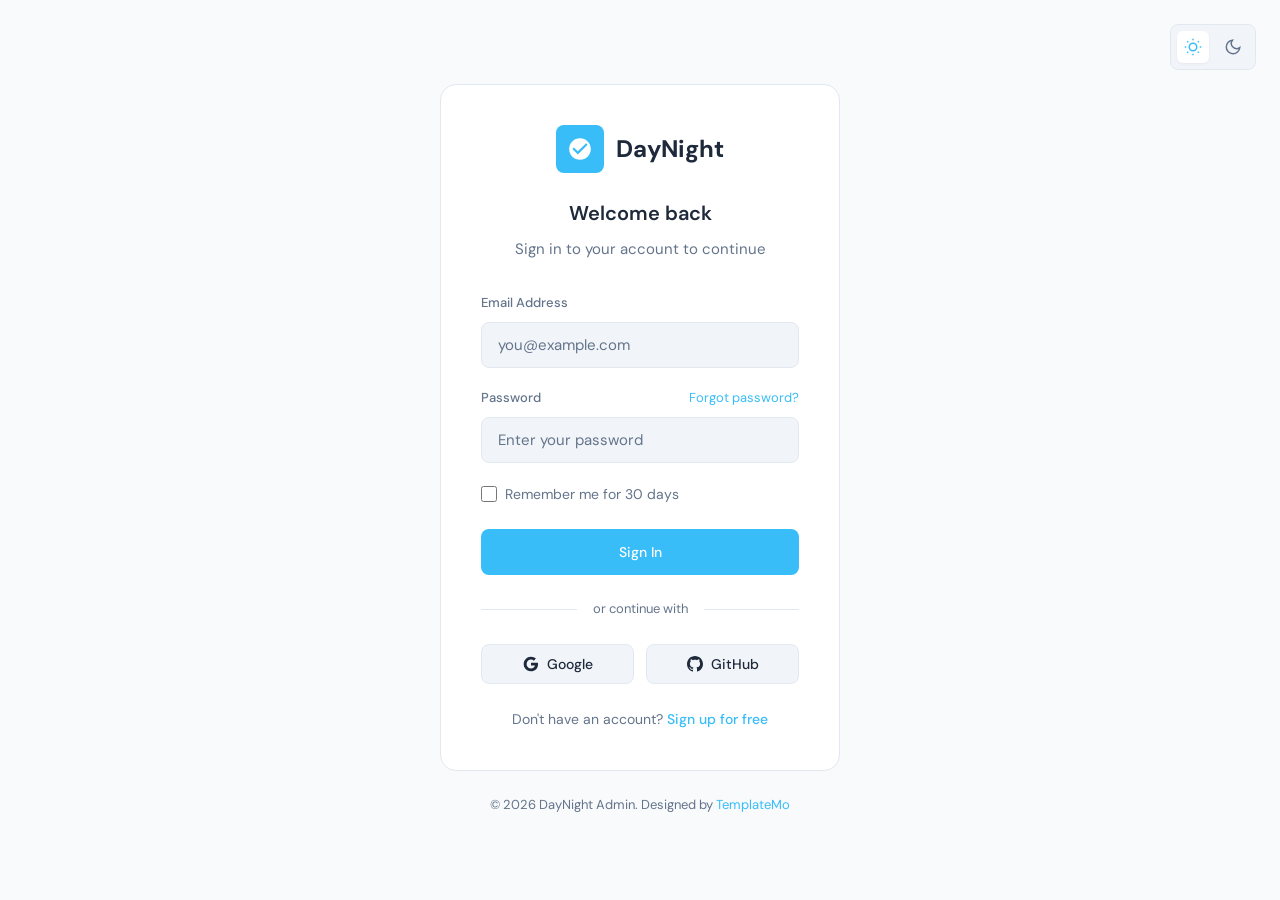
<file: daynight_admin/login.html>
<!DOCTYPE html>
<html lang="en">
<head>
    <meta charset="UTF-8">
    <meta name="viewport" content="width=device-width, initial-scale=1.0">
    <title>Login - DayNight Admin</title>
    <script>if(localStorage.getItem("daynight-theme")==="carbon"){document.documentElement.classList.add("carbon");}</script>
    <link rel="stylesheet" href="templatemo-daynight-style.css">
    <!--

TemplateMo 608 DayNight Admin

https://templatemo.com/tm-608-daynight-admin

-->
</head>
<body>
    <!-- Theme Toggle (Fixed Position) -->
    <div class="login-theme-toggle">
        <div class="theme-toggle">
            <button class="theme-btn theme-btn-snow active" onclick="setTheme('snow')" title="Snow Edition">
                <svg viewBox="0 0 24 24" fill="none" stroke="currentColor" stroke-width="2">
                    <circle cx="12" cy="12" r="5"/>
                    <line x1="12" y1="1" x2="12" y2="3"/>
                    <line x1="12" y1="21" x2="12" y2="23"/>
                    <line x1="4.22" y1="4.22" x2="5.64" y2="5.64"/>
                    <line x1="18.36" y1="18.36" x2="19.78" y2="19.78"/>
                    <line x1="1" y1="12" x2="3" y2="12"/>
                    <line x1="21" y1="12" x2="23" y2="12"/>
                    <line x1="4.22" y1="19.78" x2="5.64" y2="18.36"/>
                    <line x1="18.36" y1="5.64" x2="19.78" y2="4.22"/>
                </svg>
            </button>
            <button class="theme-btn theme-btn-carbon" onclick="setTheme('carbon')" title="Carbon Edition">
                <svg viewBox="0 0 24 24" fill="none" stroke="currentColor" stroke-width="2">
                    <path d="M21 12.79A9 9 0 1 1 11.21 3 7 7 0 0 0 21 12.79z"/>
                </svg>
            </button>
        </div>
    </div>

    <!-- Login Page -->
    <div class="login-page">
        <div class="login-container">
            <div class="login-card">
                <div class="login-header">
                    <div class="login-logo">
                        <div class="logo-icon">
                            <svg viewBox="0 0 24 24" fill="currentColor">
                                <path d="M12 2C6.48 2 2 6.48 2 12s4.48 10 10 10 10-4.48 10-10S17.52 2 12 2zm-2 15l-5-5 1.41-1.41L10 14.17l7.59-7.59L19 8l-9 9z"/>
                            </svg>
                        </div>
                        <span>DayNight</span>
                    </div>
                    <h1 class="login-title">Welcome back</h1>
                    <p class="login-subtitle">Sign in to your account to continue</p>
                </div>

                <form class="login-form">
                    <div class="form-group">
                        <label class="form-label">Email Address</label>
                        <input type="email" class="form-input" placeholder="you@example.com">
                    </div>
                    
                    <div class="form-group">
                        <div style="display: flex; justify-content: space-between; align-items: center; margin-bottom: 0.5rem;">
                            <label class="form-label" style="margin-bottom: 0;">Password</label>
                            <a href="#" style="font-size: 0.8125rem; color: var(--accent);">Forgot password?</a>
                        </div>
                        <input type="password" class="form-input" placeholder="Enter your password">
                    </div>
                    
                    <div style="display: flex; align-items: center; gap: 0.5rem; margin-bottom: 1.5rem;">
                        <input type="checkbox" id="remember" style="width: 16px; height: 16px; accent-color: var(--accent);">
                        <label for="remember" style="font-size: 0.875rem; color: var(--text-secondary); cursor: pointer;">Remember me for 30 days</label>
                    </div>
                    
                    <button type="submit" class="btn btn-primary" onclick="event.preventDefault(); window.location.href='index.html';">
                        Sign In
                    </button>
                </form>

                <div class="login-divider">
                    <span>or continue with</span>
                </div>

                <div style="display: grid; grid-template-columns: 1fr 1fr; gap: 0.75rem; margin-bottom: 1.5rem;">
                    <button class="btn btn-secondary">
                        <svg viewBox="0 0 24 24" width="18" height="18">
                            <path fill="currentColor" d="M22.56 12.25c0-.78-.07-1.53-.2-2.25H12v4.26h5.92c-.26 1.37-1.04 2.53-2.21 3.31v2.77h3.57c2.08-1.92 3.28-4.74 3.28-8.09z"/>
                            <path fill="currentColor" d="M12 23c2.97 0 5.46-.98 7.28-2.66l-3.57-2.77c-.98.66-2.23 1.06-3.71 1.06-2.86 0-5.29-1.93-6.16-4.53H2.18v2.84C3.99 20.53 7.7 23 12 23z"/>
                            <path fill="currentColor" d="M5.84 14.09c-.22-.66-.35-1.36-.35-2.09s.13-1.43.35-2.09V7.07H2.18C1.43 8.55 1 10.22 1 12s.43 3.45 1.18 4.93l2.85-2.22.81-.62z"/>
                            <path fill="currentColor" d="M12 5.38c1.62 0 3.06.56 4.21 1.64l3.15-3.15C17.45 2.09 14.97 1 12 1 7.7 1 3.99 3.47 2.18 7.07l3.66 2.84c.87-2.6 3.3-4.53 6.16-4.53z"/>
                        </svg>
                        Google
                    </button>
                    <button class="btn btn-secondary">
                        <svg viewBox="0 0 24 24" width="18" height="18" fill="currentColor">
                            <path d="M12 0c-6.626 0-12 5.373-12 12 0 5.302 3.438 9.8 8.207 11.387.599.111.793-.261.793-.577v-2.234c-3.338.726-4.033-1.416-4.033-1.416-.546-1.387-1.333-1.756-1.333-1.756-1.089-.745.083-.729.083-.729 1.205.084 1.839 1.237 1.839 1.237 1.07 1.834 2.807 1.304 3.492.997.107-.775.418-1.305.762-1.604-2.665-.305-5.467-1.334-5.467-5.931 0-1.311.469-2.381 1.236-3.221-.124-.303-.535-1.524.117-3.176 0 0 1.008-.322 3.301 1.23.957-.266 1.983-.399 3.003-.404 1.02.005 2.047.138 3.006.404 2.291-1.552 3.297-1.23 3.297-1.23.653 1.653.242 2.874.118 3.176.77.84 1.235 1.911 1.235 3.221 0 4.609-2.807 5.624-5.479 5.921.43.372.823 1.102.823 2.222v3.293c0 .319.192.694.801.576 4.765-1.589 8.199-6.086 8.199-11.386 0-6.627-5.373-12-12-12z"/>
                        </svg>
                        GitHub
                    </button>
                </div>

                <p class="login-footer">
                    Don't have an account? <a href="#">Sign up for free</a>
                </p>
            </div>

            <p style="text-align: center; margin-top: 1.5rem; font-size: 0.8125rem; color: var(--text-secondary);">
                &copy; 2026 DayNight Admin. Designed by <a href="https://www.templatemo.com" target="_blank" rel="nofollow" style="color: var(--accent);">TemplateMo</a>
            </p>
        </div>
    </div>

    <script src="templatemo-daynight-script.js"></script>
</body>
</html>
</file>
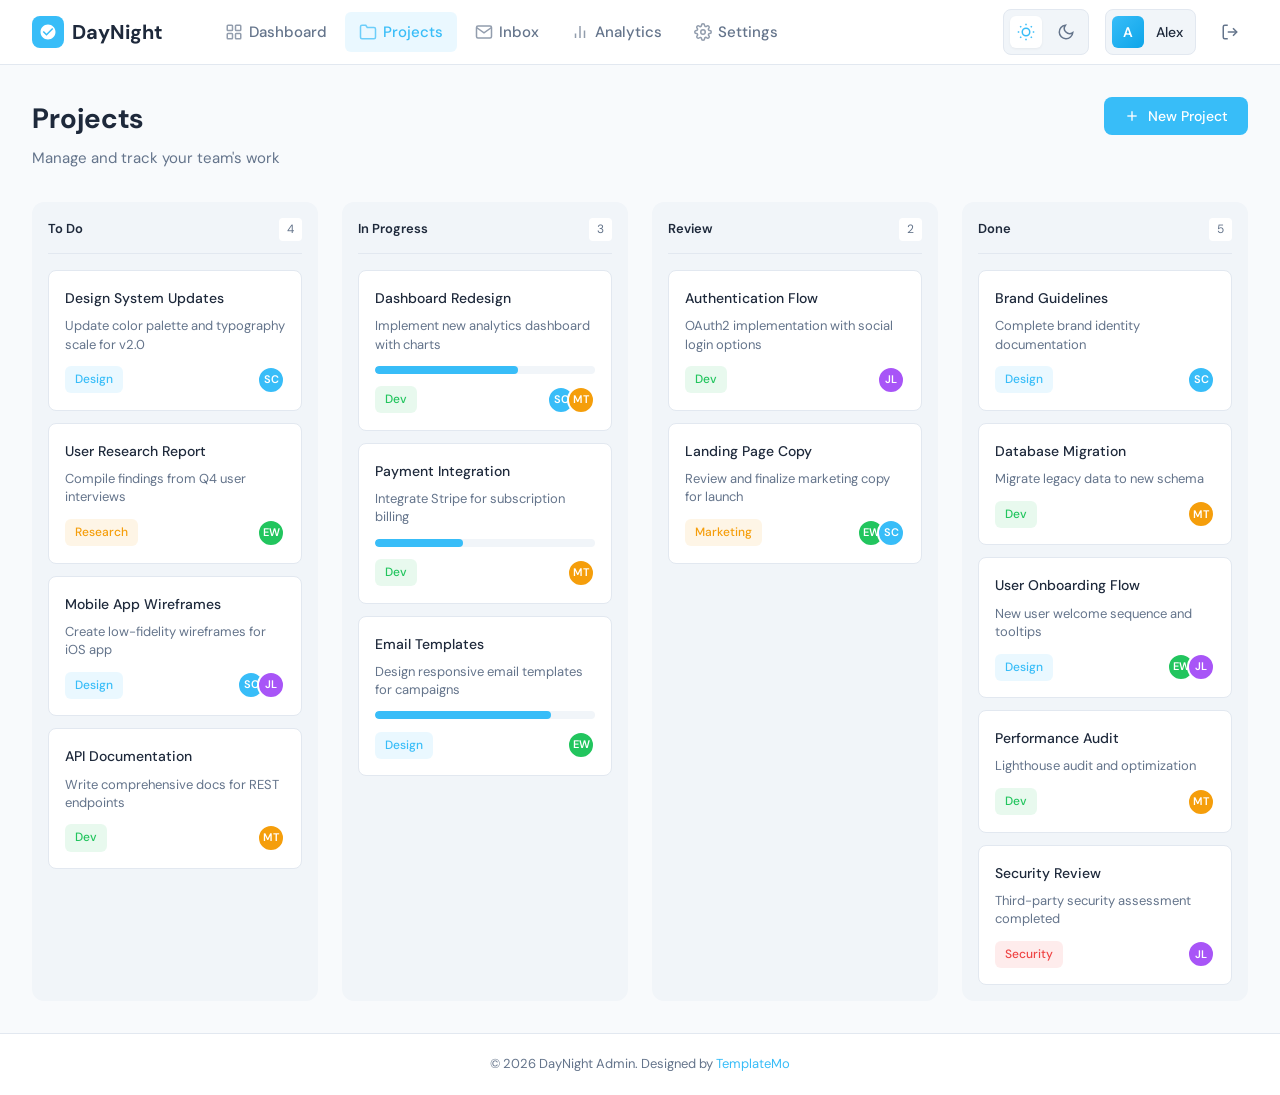
<file: daynight_admin/projects.html>
<!DOCTYPE html>
<html lang="en">
<head>
    <meta charset="UTF-8">
    <meta name="viewport" content="width=device-width, initial-scale=1.0">
    <title>Projects - DayNight Admin</title>
    <script>if(localStorage.getItem("daynight-theme")==="carbon"){document.documentElement.classList.add("carbon");}</script>
    <link rel="stylesheet" href="templatemo-daynight-style.css">
    <!--

TemplateMo 608 DayNight Admin

https://templatemo.com/tm-608-daynight-admin

-->
</head>
<body>
    <!-- Mobile Menu Overlay -->
    <div class="mobile-menu-overlay"></div>
    
    <!-- Mobile Menu -->
    <div class="mobile-menu">
        <div class="mobile-menu-header">
            <a href="index.html" class="logo"><div class="logo-icon"><svg viewBox="0 0 24 24" fill="currentColor"><path d="M12 2C6.48 2 2 6.48 2 12s4.48 10 10 10 10-4.48 10-10S17.52 2 12 2zm-2 15l-5-5 1.41-1.41L10 14.17l7.59-7.59L19 8l-9 9z"/></svg></div>DayNight</a>
            <button class="mobile-menu-close" onclick="closeMobileMenu()"><svg viewBox="0 0 24 24" fill="none" stroke="currentColor" stroke-width="2"><line x1="18" y1="6" x2="6" y2="18"/><line x1="6" y1="6" x2="18" y2="18"/></svg></button>
        </div>
        <nav class="mobile-menu-nav">
            <a href="index.html"><svg viewBox="0 0 24 24" fill="none" stroke="currentColor" stroke-width="2"><rect x="3" y="3" width="7" height="7" rx="1"/><rect x="14" y="3" width="7" height="7" rx="1"/><rect x="3" y="14" width="7" height="7" rx="1"/><rect x="14" y="14" width="7" height="7" rx="1"/></svg>Dashboard</a>
            <a href="projects.html" class="active"><svg viewBox="0 0 24 24" fill="none" stroke="currentColor" stroke-width="2"><path d="M22 19a2 2 0 0 1-2 2H4a2 2 0 0 1-2-2V5a2 2 0 0 1 2-2h5l2 3h9a2 2 0 0 1 2 2z"/></svg>Projects</a>
            <a href="inbox.html"><svg viewBox="0 0 24 24" fill="none" stroke="currentColor" stroke-width="2"><path d="M4 4h16c1.1 0 2 .9 2 2v12c0 1.1-.9 2-2 2H4c-1.1 0-2-.9-2-2V6c0-1.1.9-2 2-2z"/><polyline points="22,6 12,13 2,6"/></svg>Inbox</a>
            <a href="analytics.html"><svg viewBox="0 0 24 24" fill="none" stroke="currentColor" stroke-width="2"><line x1="18" y1="20" x2="18" y2="10"/><line x1="12" y1="20" x2="12" y2="4"/><line x1="6" y1="20" x2="6" y2="14"/></svg>Analytics</a>
            <a href="settings.html"><svg viewBox="0 0 24 24" fill="none" stroke="currentColor" stroke-width="2"><circle cx="12" cy="12" r="3"/><path d="M19.4 15a1.65 1.65 0 0 0 .33 1.82l.06.06a2 2 0 0 1 0 2.83 2 2 0 0 1-2.83 0l-.06-.06a1.65 1.65 0 0 0-1.82-.33 1.65 1.65 0 0 0-1 1.51V21a2 2 0 0 1-2 2 2 2 0 0 1-2-2v-.09A1.65 1.65 0 0 0 9 19.4a1.65 1.65 0 0 0-1.82.33l-.06.06a2 2 0 0 1-2.83 0 2 2 0 0 1 0-2.83l.06-.06a1.65 1.65 0 0 0 .33-1.82 1.65 1.65 0 0 0-1.51-1H3a2 2 0 0 1-2-2 2 2 0 0 1 2-2h.09A1.65 1.65 0 0 0 4.6 9a1.65 1.65 0 0 0-.33-1.82l-.06-.06a2 2 0 0 1 0-2.83 2 2 0 0 1 2.83 0l.06.06a1.65 1.65 0 0 0 1.82.33H9a1.65 1.65 0 0 0 1-1.51V3a2 2 0 0 1 2-2 2 2 0 0 1 2 2v.09a1.65 1.65 0 0 0 1 1.51 1.65 1.65 0 0 0 1.82-.33l.06-.06a2 2 0 0 1 2.83 0 2 2 0 0 1 0 2.83l-.06.06a1.65 1.65 0 0 0-.33 1.82V9a1.65 1.65 0 0 0 1.51 1H21a2 2 0 0 1 2 2 2 2 0 0 1-2 2h-.09a1.65 1.65 0 0 0-1.51 1z"/></svg>Settings</a>
        </nav>
        <div class="mobile-menu-footer"><a href="login.html" class="mobile-logout-btn"><svg viewBox="0 0 24 24" fill="none" stroke="currentColor" stroke-width="2"><path d="M9 21H5a2 2 0 0 1-2-2V5a2 2 0 0 1 2-2h4"/><polyline points="16 17 21 12 16 7"/><line x1="21" y1="12" x2="9" y2="12"/></svg>Logout</a>
            <div class="theme-toggle">
                <button class="theme-btn theme-btn-snow active" onclick="setTheme('snow')"><svg viewBox="0 0 24 24" fill="none" stroke="currentColor" stroke-width="2"><circle cx="12" cy="12" r="5"/><line x1="12" y1="1" x2="12" y2="3"/><line x1="12" y1="21" x2="12" y2="23"/><line x1="4.22" y1="4.22" x2="5.64" y2="5.64"/><line x1="18.36" y1="18.36" x2="19.78" y2="19.78"/><line x1="1" y1="12" x2="3" y2="12"/><line x1="21" y1="12" x2="23" y2="12"/><line x1="4.22" y1="19.78" x2="5.64" y2="18.36"/><line x1="18.36" y1="5.64" x2="19.78" y2="4.22"/></svg></button>
                <button class="theme-btn theme-btn-carbon" onclick="setTheme('carbon')"><svg viewBox="0 0 24 24" fill="none" stroke="currentColor" stroke-width="2"><path d="M21 12.79A9 9 0 1 1 11.21 3 7 7 0 0 0 21 12.79z"/></svg></button>
            </div>
        </div>
    </div>

    <div class="app-container">
        <!-- Top Navigation -->
        <nav class="top-nav">
            <div class="nav-container">
                <div class="nav-left">
                    <a href="index.html" class="logo"><div class="logo-icon"><svg viewBox="0 0 24 24" fill="currentColor"><path d="M12 2C6.48 2 2 6.48 2 12s4.48 10 10 10 10-4.48 10-10S17.52 2 12 2zm-2 15l-5-5 1.41-1.41L10 14.17l7.59-7.59L19 8l-9 9z"/></svg></div>DayNight</a>
                    <div class="nav-menu">
                        <div class="nav-item"><a href="index.html" class="nav-link"><svg viewBox="0 0 24 24" fill="none" stroke="currentColor" stroke-width="2"><rect x="3" y="3" width="7" height="7" rx="1"/><rect x="14" y="3" width="7" height="7" rx="1"/><rect x="3" y="14" width="7" height="7" rx="1"/><rect x="14" y="14" width="7" height="7" rx="1"/></svg>Dashboard</a></div>
                        <div class="nav-item"><a href="projects.html" class="nav-link active"><svg viewBox="0 0 24 24" fill="none" stroke="currentColor" stroke-width="2"><path d="M22 19a2 2 0 0 1-2 2H4a2 2 0 0 1-2-2V5a2 2 0 0 1 2-2h5l2 3h9a2 2 0 0 1 2 2z"/></svg>Projects</a></div>
                        <div class="nav-item"><a href="inbox.html" class="nav-link"><svg viewBox="0 0 24 24" fill="none" stroke="currentColor" stroke-width="2"><path d="M4 4h16c1.1 0 2 .9 2 2v12c0 1.1-.9 2-2 2H4c-1.1 0-2-.9-2-2V6c0-1.1.9-2 2-2z"/><polyline points="22,6 12,13 2,6"/></svg>Inbox</a></div>
                        <div class="nav-item"><a href="analytics.html" class="nav-link"><svg viewBox="0 0 24 24" fill="none" stroke="currentColor" stroke-width="2"><line x1="18" y1="20" x2="18" y2="10"/><line x1="12" y1="20" x2="12" y2="4"/><line x1="6" y1="20" x2="6" y2="14"/></svg>Analytics</a></div>
                        <div class="nav-item"><a href="settings.html" class="nav-link"><svg viewBox="0 0 24 24" fill="none" stroke="currentColor" stroke-width="2"><circle cx="12" cy="12" r="3"/><path d="M19.4 15a1.65 1.65 0 0 0 .33 1.82l.06.06a2 2 0 0 1 0 2.83 2 2 0 0 1-2.83 0l-.06-.06a1.65 1.65 0 0 0-1.82-.33 1.65 1.65 0 0 0-1 1.51V21a2 2 0 0 1-2 2 2 2 0 0 1-2-2v-.09A1.65 1.65 0 0 0 9 19.4a1.65 1.65 0 0 0-1.82.33l-.06.06a2 2 0 0 1-2.83 0 2 2 0 0 1 0-2.83l.06-.06a1.65 1.65 0 0 0 .33-1.82 1.65 1.65 0 0 0-1.51-1H3a2 2 0 0 1-2-2 2 2 0 0 1 2-2h.09A1.65 1.65 0 0 0 4.6 9a1.65 1.65 0 0 0-.33-1.82l-.06-.06a2 2 0 0 1 0-2.83 2 2 0 0 1 2.83 0l.06.06a1.65 1.65 0 0 0 1.82.33H9a1.65 1.65 0 0 0 1-1.51V3a2 2 0 0 1 2-2 2 2 0 0 1 2 2v.09a1.65 1.65 0 0 0 1 1.51 1.65 1.65 0 0 0 1.82-.33l.06-.06a2 2 0 0 1 2.83 0 2 2 0 0 1 0 2.83l-.06.06a1.65 1.65 0 0 0-.33 1.82V9a1.65 1.65 0 0 0 1.51 1H21a2 2 0 0 1 2 2 2 2 0 0 1-2 2h-.09a1.65 1.65 0 0 0-1.51 1z"/></svg>Settings</a></div>
                    </div>
                </div>
                <div class="nav-right">
                    <div class="theme-toggle">
                        <button class="theme-btn theme-btn-snow active" onclick="setTheme('snow')"><svg viewBox="0 0 24 24" fill="none" stroke="currentColor" stroke-width="2"><circle cx="12" cy="12" r="5"/><line x1="12" y1="1" x2="12" y2="3"/><line x1="12" y1="21" x2="12" y2="23"/><line x1="4.22" y1="4.22" x2="5.64" y2="5.64"/><line x1="18.36" y1="18.36" x2="19.78" y2="19.78"/><line x1="1" y1="12" x2="3" y2="12"/><line x1="21" y1="12" x2="23" y2="12"/><line x1="4.22" y1="19.78" x2="5.64" y2="18.36"/><line x1="18.36" y1="5.64" x2="19.78" y2="4.22"/></svg></button>
                        <button class="theme-btn theme-btn-carbon" onclick="setTheme('carbon')"><svg viewBox="0 0 24 24" fill="none" stroke="currentColor" stroke-width="2"><path d="M21 12.79A9 9 0 1 1 11.21 3 7 7 0 0 0 21 12.79z"/></svg></button>
                    </div>
                    <button class="user-menu"><div class="user-avatar">A</div><span class="user-name">Alex</span></button><a href="login.html" class="btn-logout" title="Logout"><svg viewBox="0 0 24 24" fill="none" stroke="currentColor" stroke-width="2"><path d="M9 21H5a2 2 0 0 1-2-2V5a2 2 0 0 1 2-2h4"/><polyline points="16 17 21 12 16 7"/><line x1="21" y1="12" x2="9" y2="12"/></svg></a>
                    <button class="mobile-menu-btn" onclick="toggleMobileMenu()"><svg viewBox="0 0 24 24" fill="none" stroke="currentColor" stroke-width="2"><line x1="3" y1="12" x2="21" y2="12"/><line x1="3" y1="6" x2="21" y2="6"/><line x1="3" y1="18" x2="21" y2="18"/></svg></button>
                </div>
            </div>
        </nav>

        <!-- Main Content -->
        <main class="main-content">
            <div class="page-header" style="display: flex; justify-content: space-between; align-items: flex-start;">
                <div>
                    <h1 class="greeting">Projects</h1>
                    <p class="greeting-sub">Manage and track your team's work</p>
                </div>
                <button class="btn btn-primary"><svg viewBox="0 0 24 24" fill="none" stroke="currentColor" stroke-width="2"><line x1="12" y1="5" x2="12" y2="19"/><line x1="5" y1="12" x2="19" y2="12"/></svg>New Project</button>
            </div>

            <!-- Kanban Board -->
            <div class="kanban-board">
                <!-- To Do -->
                <div class="kanban-column">
                    <div class="kanban-header"><span class="kanban-title">To Do</span><span class="kanban-count">4</span></div>
                    <div class="kanban-cards">
                        <div class="kanban-card"><div class="kanban-card-title">Design System Updates</div><div class="kanban-card-desc">Update color palette and typography scale for v2.0</div><div class="kanban-card-footer"><span class="badge badge-blue">Design</span><div class="avatar-group"><div class="avatar blue">SC</div></div></div></div>
                        <div class="kanban-card"><div class="kanban-card-title">User Research Report</div><div class="kanban-card-desc">Compile findings from Q4 user interviews</div><div class="kanban-card-footer"><span class="badge badge-orange">Research</span><div class="avatar-group"><div class="avatar green">EW</div></div></div></div>
                        <div class="kanban-card"><div class="kanban-card-title">Mobile App Wireframes</div><div class="kanban-card-desc">Create low-fidelity wireframes for iOS app</div><div class="kanban-card-footer"><span class="badge badge-blue">Design</span><div class="avatar-group"><div class="avatar blue">SC</div><div class="avatar purple">JL</div></div></div></div>
                        <div class="kanban-card"><div class="kanban-card-title">API Documentation</div><div class="kanban-card-desc">Write comprehensive docs for REST endpoints</div><div class="kanban-card-footer"><span class="badge badge-green">Dev</span><div class="avatar-group"><div class="avatar orange">MT</div></div></div></div>
                    </div>
                </div>

                <!-- In Progress -->
                <div class="kanban-column">
                    <div class="kanban-header"><span class="kanban-title">In Progress</span><span class="kanban-count">3</span></div>
                    <div class="kanban-cards">
                        <div class="kanban-card"><div class="kanban-card-title">Dashboard Redesign</div><div class="kanban-card-desc">Implement new analytics dashboard with charts</div><div class="progress-bar" style="margin-bottom: 0.75rem;"><div class="progress-fill accent" style="width: 65%;"></div></div><div class="kanban-card-footer"><span class="badge badge-green">Dev</span><div class="avatar-group"><div class="avatar blue">SC</div><div class="avatar orange">MT</div></div></div></div>
                        <div class="kanban-card"><div class="kanban-card-title">Payment Integration</div><div class="kanban-card-desc">Integrate Stripe for subscription billing</div><div class="progress-bar" style="margin-bottom: 0.75rem;"><div class="progress-fill accent" style="width: 40%;"></div></div><div class="kanban-card-footer"><span class="badge badge-green">Dev</span><div class="avatar-group"><div class="avatar orange">MT</div></div></div></div>
                        <div class="kanban-card"><div class="kanban-card-title">Email Templates</div><div class="kanban-card-desc">Design responsive email templates for campaigns</div><div class="progress-bar" style="margin-bottom: 0.75rem;"><div class="progress-fill accent" style="width: 80%;"></div></div><div class="kanban-card-footer"><span class="badge badge-blue">Design</span><div class="avatar-group"><div class="avatar green">EW</div></div></div></div>
                    </div>
                </div>

                <!-- Review -->
                <div class="kanban-column">
                    <div class="kanban-header"><span class="kanban-title">Review</span><span class="kanban-count">2</span></div>
                    <div class="kanban-cards">
                        <div class="kanban-card"><div class="kanban-card-title">Authentication Flow</div><div class="kanban-card-desc">OAuth2 implementation with social login options</div><div class="kanban-card-footer"><span class="badge badge-green">Dev</span><div class="avatar-group"><div class="avatar purple">JL</div></div></div></div>
                        <div class="kanban-card"><div class="kanban-card-title">Landing Page Copy</div><div class="kanban-card-desc">Review and finalize marketing copy for launch</div><div class="kanban-card-footer"><span class="badge badge-orange">Marketing</span><div class="avatar-group"><div class="avatar green">EW</div><div class="avatar blue">SC</div></div></div></div>
                    </div>
                </div>

                <!-- Done -->
                <div class="kanban-column">
                    <div class="kanban-header"><span class="kanban-title">Done</span><span class="kanban-count">5</span></div>
                    <div class="kanban-cards">
                        <div class="kanban-card"><div class="kanban-card-title">Brand Guidelines</div><div class="kanban-card-desc">Complete brand identity documentation</div><div class="kanban-card-footer"><span class="badge badge-blue">Design</span><div class="avatar-group"><div class="avatar blue">SC</div></div></div></div>
                        <div class="kanban-card"><div class="kanban-card-title">Database Migration</div><div class="kanban-card-desc">Migrate legacy data to new schema</div><div class="kanban-card-footer"><span class="badge badge-green">Dev</span><div class="avatar-group"><div class="avatar orange">MT</div></div></div></div>
                        <div class="kanban-card"><div class="kanban-card-title">User Onboarding Flow</div><div class="kanban-card-desc">New user welcome sequence and tooltips</div><div class="kanban-card-footer"><span class="badge badge-blue">Design</span><div class="avatar-group"><div class="avatar green">EW</div><div class="avatar purple">JL</div></div></div></div>
                        <div class="kanban-card"><div class="kanban-card-title">Performance Audit</div><div class="kanban-card-desc">Lighthouse audit and optimization</div><div class="kanban-card-footer"><span class="badge badge-green">Dev</span><div class="avatar-group"><div class="avatar orange">MT</div></div></div></div>
                        <div class="kanban-card"><div class="kanban-card-title">Security Review</div><div class="kanban-card-desc">Third-party security assessment completed</div><div class="kanban-card-footer"><span class="badge badge-red">Security</span><div class="avatar-group"><div class="avatar purple">JL</div></div></div></div>
                    </div>
                </div>
            </div>
        </main>

        <footer class="footer"><p>&copy; 2026 DayNight Admin. Designed by <a href="https://www.templatemo.com" target="_blank" rel="nofollow">TemplateMo</a></p></footer>
    </div>
    <script src="templatemo-daynight-script.js"></script>
</body>
</html>
</file>
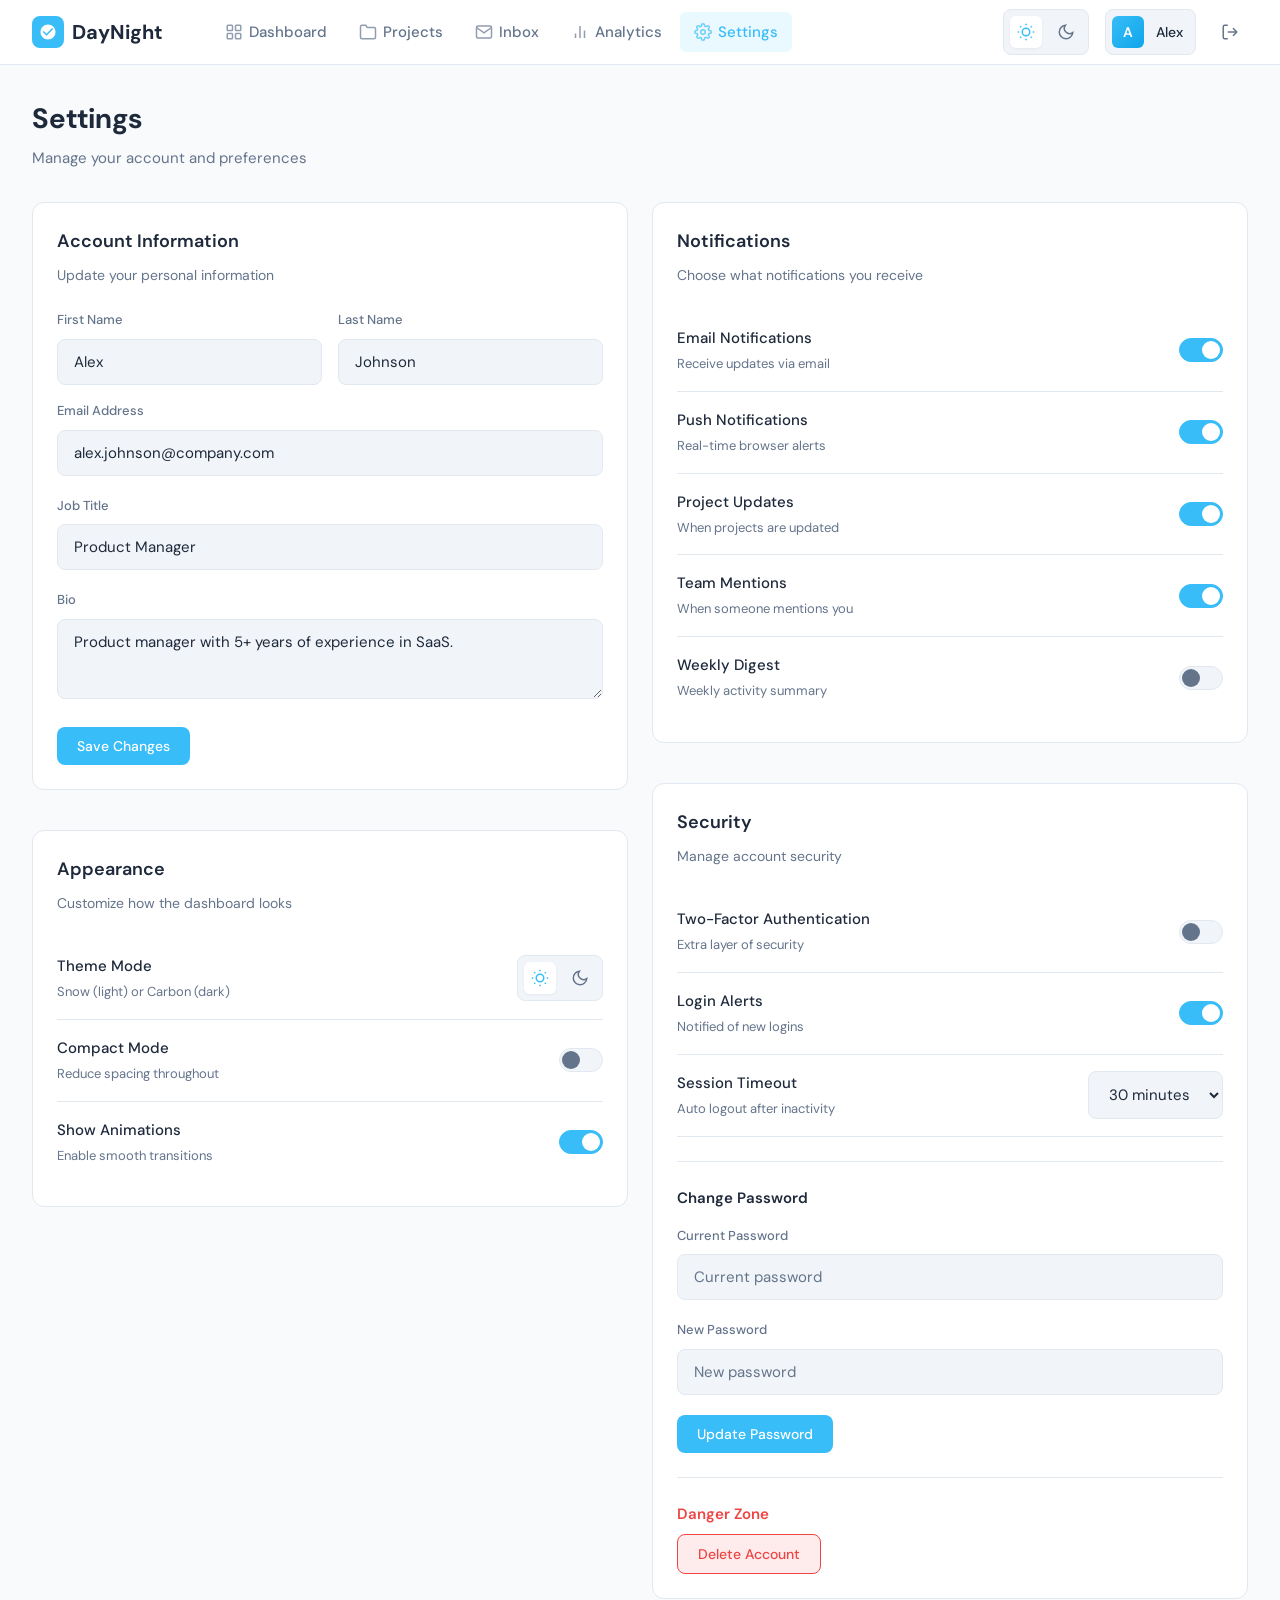
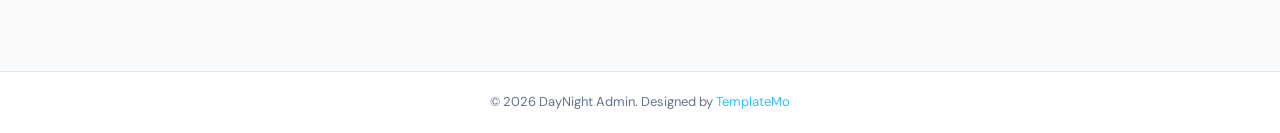
<file: daynight_admin/settings.html>
<!DOCTYPE html>
<html lang="en">
<head>
    <meta charset="UTF-8">
    <meta name="viewport" content="width=device-width, initial-scale=1.0">
    <title>Settings - DayNight Admin</title>
    <script>if(localStorage.getItem("daynight-theme")==="carbon"){document.documentElement.classList.add("carbon");}</script>
    <link rel="stylesheet" href="templatemo-daynight-style.css">
    <!--

TemplateMo 608 DayNight Admin

https://templatemo.com/tm-608-daynight-admin

-->
</head>
<body>
    <!-- Mobile Menu Overlay -->
    <div class="mobile-menu-overlay"></div>
    
    <!-- Mobile Menu -->
    <div class="mobile-menu">
        <div class="mobile-menu-header">
            <a href="index.html" class="logo">
                <div class="logo-icon"><svg viewBox="0 0 24 24" fill="currentColor"><path d="M12 2C6.48 2 2 6.48 2 12s4.48 10 10 10 10-4.48 10-10S17.52 2 12 2zm-2 15l-5-5 1.41-1.41L10 14.17l7.59-7.59L19 8l-9 9z"/></svg></div>
                DayNight
            </a>
            <button class="mobile-menu-close" onclick="closeMobileMenu()"><svg viewBox="0 0 24 24" fill="none" stroke="currentColor" stroke-width="2"><line x1="18" y1="6" x2="6" y2="18"/><line x1="6" y1="6" x2="18" y2="18"/></svg></button>
        </div>
        <nav class="mobile-menu-nav">
            <a href="index.html"><svg viewBox="0 0 24 24" fill="none" stroke="currentColor" stroke-width="2"><rect x="3" y="3" width="7" height="7" rx="1"/><rect x="14" y="3" width="7" height="7" rx="1"/><rect x="3" y="14" width="7" height="7" rx="1"/><rect x="14" y="14" width="7" height="7" rx="1"/></svg>Dashboard</a>
            <a href="projects.html"><svg viewBox="0 0 24 24" fill="none" stroke="currentColor" stroke-width="2"><path d="M22 19a2 2 0 0 1-2 2H4a2 2 0 0 1-2-2V5a2 2 0 0 1 2-2h5l2 3h9a2 2 0 0 1 2 2z"/></svg>Projects</a>
            <a href="inbox.html"><svg viewBox="0 0 24 24" fill="none" stroke="currentColor" stroke-width="2"><path d="M4 4h16c1.1 0 2 .9 2 2v12c0 1.1-.9 2-2 2H4c-1.1 0-2-.9-2-2V6c0-1.1.9-2 2-2z"/><polyline points="22,6 12,13 2,6"/></svg>Inbox</a>
            <a href="analytics.html"><svg viewBox="0 0 24 24" fill="none" stroke="currentColor" stroke-width="2"><line x1="18" y1="20" x2="18" y2="10"/><line x1="12" y1="20" x2="12" y2="4"/><line x1="6" y1="20" x2="6" y2="14"/></svg>Analytics</a>
            <a href="settings.html" class="active"><svg viewBox="0 0 24 24" fill="none" stroke="currentColor" stroke-width="2"><circle cx="12" cy="12" r="3"/><path d="M19.4 15a1.65 1.65 0 0 0 .33 1.82l.06.06a2 2 0 0 1 0 2.83 2 2 0 0 1-2.83 0l-.06-.06a1.65 1.65 0 0 0-1.82-.33 1.65 1.65 0 0 0-1 1.51V21a2 2 0 0 1-2 2 2 2 0 0 1-2-2v-.09A1.65 1.65 0 0 0 9 19.4a1.65 1.65 0 0 0-1.82.33l-.06.06a2 2 0 0 1-2.83 0 2 2 0 0 1 0-2.83l.06-.06a1.65 1.65 0 0 0 .33-1.82 1.65 1.65 0 0 0-1.51-1H3a2 2 0 0 1-2-2 2 2 0 0 1 2-2h.09A1.65 1.65 0 0 0 4.6 9a1.65 1.65 0 0 0-.33-1.82l-.06-.06a2 2 0 0 1 0-2.83 2 2 0 0 1 2.83 0l.06.06a1.65 1.65 0 0 0 1.82.33H9a1.65 1.65 0 0 0 1-1.51V3a2 2 0 0 1 2-2 2 2 0 0 1 2 2v.09a1.65 1.65 0 0 0 1 1.51 1.65 1.65 0 0 0 1.82-.33l.06-.06a2 2 0 0 1 2.83 0 2 2 0 0 1 0 2.83l-.06.06a1.65 1.65 0 0 0-.33 1.82V9a1.65 1.65 0 0 0 1.51 1H21a2 2 0 0 1 2 2 2 2 0 0 1-2 2h-.09a1.65 1.65 0 0 0-1.51 1z"/></svg>Settings</a>
        </nav>
        <div class="mobile-menu-footer"><a href="login.html" class="mobile-logout-btn"><svg viewBox="0 0 24 24" fill="none" stroke="currentColor" stroke-width="2"><path d="M9 21H5a2 2 0 0 1-2-2V5a2 2 0 0 1 2-2h4"/><polyline points="16 17 21 12 16 7"/><line x1="21" y1="12" x2="9" y2="12"/></svg>Logout</a>
            <div class="theme-toggle">
                <button class="theme-btn theme-btn-snow active" onclick="setTheme('snow')"><svg viewBox="0 0 24 24" fill="none" stroke="currentColor" stroke-width="2"><circle cx="12" cy="12" r="5"/><line x1="12" y1="1" x2="12" y2="3"/><line x1="12" y1="21" x2="12" y2="23"/><line x1="4.22" y1="4.22" x2="5.64" y2="5.64"/><line x1="18.36" y1="18.36" x2="19.78" y2="19.78"/><line x1="1" y1="12" x2="3" y2="12"/><line x1="21" y1="12" x2="23" y2="12"/><line x1="4.22" y1="19.78" x2="5.64" y2="18.36"/><line x1="18.36" y1="5.64" x2="19.78" y2="4.22"/></svg></button>
                <button class="theme-btn theme-btn-carbon" onclick="setTheme('carbon')"><svg viewBox="0 0 24 24" fill="none" stroke="currentColor" stroke-width="2"><path d="M21 12.79A9 9 0 1 1 11.21 3 7 7 0 0 0 21 12.79z"/></svg></button>
            </div>
        </div>
    </div>

    <div class="app-container">
        <!-- Top Navigation -->
        <nav class="top-nav">
            <div class="nav-container">
                <div class="nav-left">
                    <a href="index.html" class="logo"><div class="logo-icon"><svg viewBox="0 0 24 24" fill="currentColor"><path d="M12 2C6.48 2 2 6.48 2 12s4.48 10 10 10 10-4.48 10-10S17.52 2 12 2zm-2 15l-5-5 1.41-1.41L10 14.17l7.59-7.59L19 8l-9 9z"/></svg></div>DayNight</a>
                    <div class="nav-menu">
                        <div class="nav-item"><a href="index.html" class="nav-link"><svg viewBox="0 0 24 24" fill="none" stroke="currentColor" stroke-width="2"><rect x="3" y="3" width="7" height="7" rx="1"/><rect x="14" y="3" width="7" height="7" rx="1"/><rect x="3" y="14" width="7" height="7" rx="1"/><rect x="14" y="14" width="7" height="7" rx="1"/></svg>Dashboard</a></div>
                        <div class="nav-item"><a href="projects.html" class="nav-link"><svg viewBox="0 0 24 24" fill="none" stroke="currentColor" stroke-width="2"><path d="M22 19a2 2 0 0 1-2 2H4a2 2 0 0 1-2-2V5a2 2 0 0 1 2-2h5l2 3h9a2 2 0 0 1 2 2z"/></svg>Projects</a></div>
                        <div class="nav-item"><a href="inbox.html" class="nav-link"><svg viewBox="0 0 24 24" fill="none" stroke="currentColor" stroke-width="2"><path d="M4 4h16c1.1 0 2 .9 2 2v12c0 1.1-.9 2-2 2H4c-1.1 0-2-.9-2-2V6c0-1.1.9-2 2-2z"/><polyline points="22,6 12,13 2,6"/></svg>Inbox</a></div>
                        <div class="nav-item"><a href="analytics.html" class="nav-link"><svg viewBox="0 0 24 24" fill="none" stroke="currentColor" stroke-width="2"><line x1="18" y1="20" x2="18" y2="10"/><line x1="12" y1="20" x2="12" y2="4"/><line x1="6" y1="20" x2="6" y2="14"/></svg>Analytics</a></div>
                        <div class="nav-item"><a href="settings.html" class="nav-link active"><svg viewBox="0 0 24 24" fill="none" stroke="currentColor" stroke-width="2"><circle cx="12" cy="12" r="3"/><path d="M19.4 15a1.65 1.65 0 0 0 .33 1.82l.06.06a2 2 0 0 1 0 2.83 2 2 0 0 1-2.83 0l-.06-.06a1.65 1.65 0 0 0-1.82-.33 1.65 1.65 0 0 0-1 1.51V21a2 2 0 0 1-2 2 2 2 0 0 1-2-2v-.09A1.65 1.65 0 0 0 9 19.4a1.65 1.65 0 0 0-1.82.33l-.06.06a2 2 0 0 1-2.83 0 2 2 0 0 1 0-2.83l.06-.06a1.65 1.65 0 0 0 .33-1.82 1.65 1.65 0 0 0-1.51-1H3a2 2 0 0 1-2-2 2 2 0 0 1 2-2h.09A1.65 1.65 0 0 0 4.6 9a1.65 1.65 0 0 0-.33-1.82l-.06-.06a2 2 0 0 1 0-2.83 2 2 0 0 1 2.83 0l.06.06a1.65 1.65 0 0 0 1.82.33H9a1.65 1.65 0 0 0 1-1.51V3a2 2 0 0 1 2-2 2 2 0 0 1 2 2v.09a1.65 1.65 0 0 0 1 1.51 1.65 1.65 0 0 0 1.82-.33l.06-.06a2 2 0 0 1 2.83 0 2 2 0 0 1 0 2.83l-.06.06a1.65 1.65 0 0 0-.33 1.82V9a1.65 1.65 0 0 0 1.51 1H21a2 2 0 0 1 2 2 2 2 0 0 1-2 2h-.09a1.65 1.65 0 0 0-1.51 1z"/></svg>Settings</a></div>
                    </div>
                </div>
                <div class="nav-right">
                    <div class="theme-toggle">
                        <button class="theme-btn theme-btn-snow active" onclick="setTheme('snow')"><svg viewBox="0 0 24 24" fill="none" stroke="currentColor" stroke-width="2"><circle cx="12" cy="12" r="5"/><line x1="12" y1="1" x2="12" y2="3"/><line x1="12" y1="21" x2="12" y2="23"/><line x1="4.22" y1="4.22" x2="5.64" y2="5.64"/><line x1="18.36" y1="18.36" x2="19.78" y2="19.78"/><line x1="1" y1="12" x2="3" y2="12"/><line x1="21" y1="12" x2="23" y2="12"/><line x1="4.22" y1="19.78" x2="5.64" y2="18.36"/><line x1="18.36" y1="5.64" x2="19.78" y2="4.22"/></svg></button>
                        <button class="theme-btn theme-btn-carbon" onclick="setTheme('carbon')"><svg viewBox="0 0 24 24" fill="none" stroke="currentColor" stroke-width="2"><path d="M21 12.79A9 9 0 1 1 11.21 3 7 7 0 0 0 21 12.79z"/></svg></button>
                    </div>
                    <button class="user-menu"><div class="user-avatar">A</div><span class="user-name">Alex</span></button><a href="login.html" class="btn-logout" title="Logout"><svg viewBox="0 0 24 24" fill="none" stroke="currentColor" stroke-width="2"><path d="M9 21H5a2 2 0 0 1-2-2V5a2 2 0 0 1 2-2h4"/><polyline points="16 17 21 12 16 7"/><line x1="21" y1="12" x2="9" y2="12"/></svg></a>
                    <button class="mobile-menu-btn" onclick="toggleMobileMenu()"><svg viewBox="0 0 24 24" fill="none" stroke="currentColor" stroke-width="2"><line x1="3" y1="12" x2="21" y2="12"/><line x1="3" y1="6" x2="21" y2="6"/><line x1="3" y1="18" x2="21" y2="18"/></svg></button>
                </div>
            </div>
        </nav>

        <!-- Main Content -->
        <main class="main-content">
            <div class="page-header">
                <h1 class="greeting">Settings</h1>
                <p class="greeting-sub">Manage your account and preferences</p>
            </div>

            <!-- Two Column Settings Layout -->
            <div class="settings-grid">
                <!-- Left Column: Account & Appearance -->
                <div>
                    <section class="settings-section">
                        <div class="card">
                            <h2 class="settings-title">Account Information</h2>
                            <p class="settings-desc">Update your personal information</p>
                            <div style="display: grid; grid-template-columns: 1fr 1fr; gap: 1rem; margin-bottom: 1rem;">
                                <div class="form-group" style="margin-bottom: 0;"><label class="form-label">First Name</label><input type="text" class="form-input" value="Alex"></div>
                                <div class="form-group" style="margin-bottom: 0;"><label class="form-label">Last Name</label><input type="text" class="form-input" value="Johnson"></div>
                            </div>
                            <div class="form-group"><label class="form-label">Email Address</label><input type="email" class="form-input" value="alex.johnson@company.com"></div>
                            <div class="form-group"><label class="form-label">Job Title</label><input type="text" class="form-input" value="Product Manager"></div>
                            <div class="form-group" style="margin-bottom: 0;"><label class="form-label">Bio</label><textarea class="form-input" style="min-height: 80px; resize: vertical;">Product manager with 5+ years of experience in SaaS.</textarea></div>
                            <div style="margin-top: 1.25rem;"><button class="btn btn-primary">Save Changes</button></div>
                        </div>
                    </section>

                    <section class="settings-section">
                        <div class="card">
                            <h2 class="settings-title">Appearance</h2>
                            <p class="settings-desc">Customize how the dashboard looks</p>
                            <div class="settings-row">
                                <div class="settings-row-info"><div class="settings-row-label">Theme Mode</div><div class="settings-row-desc">Snow (light) or Carbon (dark)</div></div>
                                <div class="theme-toggle">
                                    <button class="theme-btn theme-btn-snow active" onclick="setTheme('snow')"><svg viewBox="0 0 24 24" fill="none" stroke="currentColor" stroke-width="2"><circle cx="12" cy="12" r="5"/><line x1="12" y1="1" x2="12" y2="3"/><line x1="12" y1="21" x2="12" y2="23"/><line x1="4.22" y1="4.22" x2="5.64" y2="5.64"/><line x1="18.36" y1="18.36" x2="19.78" y2="19.78"/><line x1="1" y1="12" x2="3" y2="12"/><line x1="21" y1="12" x2="23" y2="12"/><line x1="4.22" y1="19.78" x2="5.64" y2="18.36"/><line x1="18.36" y1="5.64" x2="19.78" y2="4.22"/></svg></button>
                                    <button class="theme-btn theme-btn-carbon" onclick="setTheme('carbon')"><svg viewBox="0 0 24 24" fill="none" stroke="currentColor" stroke-width="2"><path d="M21 12.79A9 9 0 1 1 11.21 3 7 7 0 0 0 21 12.79z"/></svg></button>
                                </div>
                            </div>
                            <div class="settings-row"><div class="settings-row-info"><div class="settings-row-label">Compact Mode</div><div class="settings-row-desc">Reduce spacing throughout</div></div><label class="toggle"><input type="checkbox" id="compact-mode"><span class="toggle-slider"></span></label></div>
                            <div class="settings-row"><div class="settings-row-info"><div class="settings-row-label">Show Animations</div><div class="settings-row-desc">Enable smooth transitions</div></div><label class="toggle"><input type="checkbox" id="animations" checked><span class="toggle-slider"></span></label></div>
                        </div>
                    </section>
                </div>

                <!-- Right Column: Notifications & Security -->
                <div>
                    <section class="settings-section">
                        <div class="card">
                            <h2 class="settings-title">Notifications</h2>
                            <p class="settings-desc">Choose what notifications you receive</p>
                            <div class="settings-row"><div class="settings-row-info"><div class="settings-row-label">Email Notifications</div><div class="settings-row-desc">Receive updates via email</div></div><label class="toggle"><input type="checkbox" id="email-notif" checked><span class="toggle-slider"></span></label></div>
                            <div class="settings-row"><div class="settings-row-info"><div class="settings-row-label">Push Notifications</div><div class="settings-row-desc">Real-time browser alerts</div></div><label class="toggle"><input type="checkbox" id="push-notif" checked><span class="toggle-slider"></span></label></div>
                            <div class="settings-row"><div class="settings-row-info"><div class="settings-row-label">Project Updates</div><div class="settings-row-desc">When projects are updated</div></div><label class="toggle"><input type="checkbox" id="project-notif" checked><span class="toggle-slider"></span></label></div>
                            <div class="settings-row"><div class="settings-row-info"><div class="settings-row-label">Team Mentions</div><div class="settings-row-desc">When someone mentions you</div></div><label class="toggle"><input type="checkbox" id="mention-notif" checked><span class="toggle-slider"></span></label></div>
                            <div class="settings-row"><div class="settings-row-info"><div class="settings-row-label">Weekly Digest</div><div class="settings-row-desc">Weekly activity summary</div></div><label class="toggle"><input type="checkbox" id="digest-notif"><span class="toggle-slider"></span></label></div>
                        </div>
                    </section>

                    <section class="settings-section">
                        <div class="card">
                            <h2 class="settings-title">Security</h2>
                            <p class="settings-desc">Manage account security</p>
                            <div class="settings-row"><div class="settings-row-info"><div class="settings-row-label">Two-Factor Authentication</div><div class="settings-row-desc">Extra layer of security</div></div><label class="toggle"><input type="checkbox" id="two-factor"><span class="toggle-slider"></span></label></div>
                            <div class="settings-row"><div class="settings-row-info"><div class="settings-row-label">Login Alerts</div><div class="settings-row-desc">Notified of new logins</div></div><label class="toggle"><input type="checkbox" id="login-alerts" checked><span class="toggle-slider"></span></label></div>
                            <div class="settings-row"><div class="settings-row-info"><div class="settings-row-label">Session Timeout</div><div class="settings-row-desc">Auto logout after inactivity</div></div><select class="form-input" style="width: auto; min-width: 130px;"><option>15 minutes</option><option selected>30 minutes</option><option>1 hour</option><option>Never</option></select></div>
                            <div style="margin-top: 1.5rem; padding-top: 1.5rem; border-top: 1px solid var(--border-color);">
                                <h3 style="font-size: 0.9375rem; font-weight: 600; color: var(--text-primary); margin-bottom: 1rem;">Change Password</h3>
                                <div class="form-group"><label class="form-label">Current Password</label><input type="password" class="form-input" placeholder="Current password"></div>
                                <div class="form-group"><label class="form-label">New Password</label><input type="password" class="form-input" placeholder="New password"></div>
                                <button class="btn btn-primary">Update Password</button>
                            </div>
                            <div style="margin-top: 1.5rem; padding-top: 1.5rem; border-top: 1px solid var(--border-color);">
                                <h3 style="font-size: 0.9375rem; font-weight: 600; color: var(--danger); margin-bottom: 0.5rem;">Danger Zone</h3>
                                <button class="btn" style="background: rgba(239, 68, 68, 0.1); color: var(--danger); border: 1px solid var(--danger);">Delete Account</button>
                            </div>
                        </div>
                    </section>
                </div>
            </div>
        </main>

        <footer class="footer"><p>&copy; 2026 DayNight Admin. Designed by <a href="https://www.templatemo.com" target="_blank" rel="nofollow">TemplateMo</a></p></footer>
    </div>
    <script src="templatemo-daynight-script.js"></script>
</body>
</html>
</file>
<file: chain_summit/templatemo-chain-summit.css>
@charset "utf-8";
/* CSS Document 

TemplateMo 601 Chain Summit

https://templatemo.com/tm-601-chain-summit

*/

* {
	margin: 0;
	padding: 0;
	box-sizing: border-box;
}

:root {
	--primary: #00ffff;
	--secondary: #ff00ff;
	--accent: #7c3aed;
	--dark: #0a0a0f;
	--darker: #050508;
	--light: #ffffff;
	--gray: #6b7280;
	--success: #00ff88;
}

body {
	font-family: 'Segoe UI', Tahoma, Geneva, Verdana, sans-serif;
	background: var(--dark);
	color: var(--light);
	overflow-x: hidden;
	line-height: 1.6;
}

p a {
	color: var(--accent); 
	text-decoration: none; 
	transition: color 0.3s ease;
}
p a:hover {
	color: var(--success); 
	text-decoration: none; 
	transition: color 0.3s ease;
}

/* Background Animation */
.bg-animation {
	position: fixed;
	top: 0;
	left: 0;
	width: 100%;
	height: 100%;
	pointer-events: none;
	z-index: -1;
	background: linear-gradient(45deg, var(--dark) 0%, var(--darker) 50%, var(--dark) 100%);
}

.neural-network {
	position: absolute;
	width: 100%;
	height: 100%;
	opacity: 0.1;
}

.node {
	position: absolute;
	width: 4px;
	height: 4px;
	background: var(--primary);
	border-radius: 50%;
	animation: pulse 4s infinite;
}

.connection {
	position: absolute;
	height: 1px;
	background: linear-gradient(90deg, var(--primary), transparent);
	animation: flow 6s infinite;
}

@keyframes pulse {

	0%,
	100% {
		opacity: 0.3;
		transform: scale(1);
	}

	50% {
		opacity: 1;
		transform: scale(1.2);
	}
}

@keyframes flow {
	0% {
		opacity: 0;
		transform: scaleX(0);
	}

	50% {
		opacity: 1;
		transform: scaleX(1);
	}

	100% {
		opacity: 0;
		transform: scaleX(0);
	}
}

/* Header */
header {
	position: fixed;
	top: 0;
	width: 100%;
	background: rgba(10, 10, 15, 0.9);
	backdrop-filter: blur(20px);
	z-index: 1000;
	transition: all 0.3s ease;
	border-bottom: 1px solid rgba(255, 255, 255, 0.05);
}

nav {
	display: flex;
	justify-content: space-between;
	align-items: center;
	padding: 1rem 2rem;
	max-width: 1200px;
	margin: 0 auto;
}

.logo {
	display: flex;
	align-items: center;
	gap: 0.8rem;
	text-decoration: none;
	transition: transform 0.3s ease;
}

.logo:hover {
	transform: translateY(-2px);
}

.logo-icon {
	width: 40px;
	height: 40px;
}

.logo-text {
	font-size: 1.5rem;
	font-weight: bold;
	background: linear-gradient(45deg, var(--primary), var(--secondary));
	-webkit-background-clip: text;
	-webkit-text-fill-color: transparent;
	background-clip: text;
}

.nav-links {
	display: flex;
	list-style: none;
	gap: 0.5rem;
}

.nav-links a {
	color: rgba(255, 255, 255, 0.8);
	text-decoration: none;
	transition: all 0.3s ease;
	position: relative;
	padding: 0.6rem 1.2rem;
	border-radius: 25px;
	font-weight: 500;
	font-size: 0.95rem;
	background: transparent;
}

.nav-links a:hover {
	color: var(--light);
	background: rgba(255, 255, 255, 0.05);
}

.nav-links a.active {
	color: var(--dark);
	background: linear-gradient(45deg, var(--primary), var(--accent));
	font-weight: 600;
}

.nav-links a::after {
	content: '';
	position: absolute;
	bottom: -2px;
	left: 50%;
	transform: translateX(-50%);
	width: 0;
	height: 2px;
	background: var(--primary);
	transition: width 0.3s ease;
	opacity: 0;
}

.nav-links a:hover::after {
	width: 30px;
	opacity: 1;
}

.nav-links a.active::after {
	display: none;
}

.mobile-menu {
	display: none;
	flex-direction: column;
	cursor: pointer;
	z-index: 1001;
	padding: 0.5rem;
	border-radius: 8px;
	transition: background 0.3s ease;
}

.mobile-menu:hover {
	background: rgba(255, 255, 255, 0.05);
}

.mobile-menu span {
	width: 25px;
	height: 2px;
	background: var(--light);
	margin: 3px 0;
	transition: 0.3s;
	border-radius: 2px;
}

.mobile-menu.active span:nth-child(1) {
	transform: rotate(-45deg) translate(-5px, 6px);
}

.mobile-menu.active span:nth-child(2) {
	opacity: 0;
}

.mobile-menu.active span:nth-child(3) {
	transform: rotate(45deg) translate(-5px, -6px);
}

.mobile-nav {
	display: none;
	position: fixed;
	top: 0;
	left: 0;
	width: 100%;
	height: 100vh;
	background: linear-gradient(135deg, rgba(10, 10, 15, 0.98), rgba(20, 20, 30, 0.98));
	backdrop-filter: blur(20px);
	z-index: 1000;
	padding-top: 80px;
}

.mobile-nav.active {
	display: flex;
	flex-direction: column;
	align-items: center;
	justify-content: flex-start;
}

.mobile-nav a {
	color: rgba(255, 255, 255, 0.9);
	text-decoration: none;
	font-size: 1.2rem;
	margin: 0.5rem 0;
	padding: 1rem 2rem;
	border-radius: 30px;
	transition: all 0.3s ease;
	background: rgba(255, 255, 255, 0.03);
	backdrop-filter: blur(10px);
	border: 1px solid rgba(255, 255, 255, 0.05);
	min-width: 250px;
	text-align: center;
	font-weight: 500;
	position: relative;
	overflow: hidden;
}

.mobile-nav a::before {
	content: '';
	position: absolute;
	top: 0;
	left: -100%;
	width: 100%;
	height: 100%;
	background: linear-gradient(90deg, transparent, rgba(0, 255, 255, 0.1), transparent);
	transition: left 0.5s ease;
}

.mobile-nav a:hover::before {
	left: 100%;
}

.mobile-nav a:hover {
	background: rgba(255, 255, 255, 0.08);
	border-color: rgba(0, 255, 255, 0.3);
	color: var(--primary);
	transform: scale(1.02);
}

.mobile-nav a.active {
	background: linear-gradient(45deg, var(--primary), var(--accent));
	color: var(--dark);
	font-weight: 600;
	border-color: transparent;
}

/* Hero Section */
.hero {
	height: 100vh;
	display: flex;
	align-items: center;
	justify-content: center;
	text-align: center;
	position: relative;
	overflow: hidden;
}

.hero-content {
	max-width: 800px;
	padding: 0 2rem;
	z-index: 2;
}

.hero h1 {
	font-size: clamp(2.5rem, 5vw, 4rem);
	margin-bottom: 1rem;
	background: linear-gradient(45deg, var(--primary), var(--secondary), var(--accent));
	-webkit-background-clip: text;
	-webkit-text-fill-color: transparent;
	background-clip: text;
	animation: glow 2s ease-in-out infinite alternate;
}

@keyframes glow {
	from {
		filter: drop-shadow(0 0 20px rgba(0, 255, 255, 0.3));
	}

	to {
		filter: drop-shadow(0 0 30px rgba(255, 0, 255, 0.5));
	}
}

.hero p {
	font-size: 1.2rem;
	color: var(--gray);
	margin-bottom: 2rem;
}

.hero-stats {
	display: flex;
	justify-content: center;
	gap: 3rem;
	margin: 2rem 0;
	flex-wrap: wrap;
}

.stat {
	text-align: center;
}

.stat-number {
	font-size: 2rem;
	font-weight: bold;
	color: var(--primary);
	display: block;
}

.stat-label {
	color: var(--gray);
	font-size: 0.9rem;
}

.cta-buttons {
	display: flex;
	gap: 1rem;
	justify-content: center;
	flex-wrap: wrap;
}

.btn {
	padding: 1rem 2rem;
	border: none;
	border-radius: 50px;
	font-size: 1rem;
	font-weight: 600;
	cursor: pointer;
	transition: all 0.3s ease;
	text-decoration: none;
	display: inline-block;
}

.btn-primary {
	background: linear-gradient(45deg, var(--primary), var(--accent));
	color: var(--dark);
}

.btn-primary:hover {
	transform: translateY(-2px);
	box-shadow: 0 10px 30px rgba(0, 255, 255, 0.3);
}

.btn-secondary {
	background: transparent;
	color: var(--light);
	border: 2px solid var(--primary);
}

.btn-secondary:hover {
	background: var(--primary);
	color: var(--dark);
}

/* Countdown */
.countdown {
	display: flex;
	gap: 2rem;
	justify-content: center;
	margin: 3rem 0;
	flex-wrap: wrap;
}

.countdown-item {
	text-align: center;
	background: rgba(255, 255, 255, 0.1);
	backdrop-filter: blur(10px);
	padding: 1rem;
	border-radius: 15px;
	border: 1px solid rgba(0, 255, 255, 0.2);
}

.countdown-number {
	font-size: 2rem;
	font-weight: bold;
	color: var(--primary);
	display: block;
}

.countdown-label {
	color: var(--gray);
	font-size: 0.8rem;
}

/* Section Styles */
.section {
	padding: 5rem 2rem;
	max-width: 1200px;
	margin: 0 auto;
}

.section h2 {
	font-size: clamp(2rem, 4vw, 3rem);
	text-align: center;
	margin-bottom: 3rem;
	background: linear-gradient(45deg, var(--primary), var(--secondary));
	-webkit-background-clip: text;
	-webkit-text-fill-color: transparent;
	background-clip: text;
}

/* Enhanced About Section */
.about-content {
	display: grid;
	grid-template-columns: 1fr 1fr;
	gap: 4rem;
	align-items: center;
	margin-bottom: 3rem;
}

.about-text {
	font-size: 1.1rem;
	color: var(--gray);
	position: relative;
}

.about-text p {
	margin-bottom: 1.5rem;
	line-height: 1.8;
}

.about-text::before {
	content: '';
	position: absolute;
	left: -2rem;
	top: 0;
	width: 4px;
	height: 100%;
	background: linear-gradient(to bottom, var(--primary), var(--secondary));
	border-radius: 2px;
}

.about-stats {
	display: grid;
	grid-template-columns: repeat(2, 1fr);
	gap: 2rem;
	margin-top: 2rem;
}

.about-stat {
	background: rgba(255, 255, 255, 0.05);
	backdrop-filter: blur(10px);
	padding: 1.5rem;
	border-radius: 15px;
	text-align: center;
	border: 1px solid rgba(0, 255, 255, 0.2);
	transition: all 0.3s ease;
}

.about-stat:hover {
	transform: translateY(-5px);
	border-color: var(--primary);
	box-shadow: 0 10px 30px rgba(0, 255, 255, 0.2);
}

.about-stat-number {
	font-size: 2rem;
	font-weight: bold;
	color: var(--primary);
	display: block;
	margin-bottom: 0.5rem;
}

.about-stat-label {
	color: var(--gray);
	font-size: 0.9rem;
}

.about-visual {
	display: flex;
	justify-content: center;
	align-items: center;
	position: relative;
}

.blockchain-visual {
	display: grid;
	grid-template-columns: repeat(3, 1fr);
	gap: 1.5rem;
	padding: 2rem;
	justify-items: center;
	position: relative;
}

.blockchain-visual::before {
	content: '';
	position: absolute;
	top: 50%;
	left: 50%;
	width: 200px;
	height: 200px;
	border: 2px dashed rgba(0, 255, 255, 0.3);
	border-radius: 50%;
	transform: translate(-50%, -50%);
	animation: rotate 20s linear infinite;
}

@keyframes rotate {
	from {
		transform: translate(-50%, -50%) rotate(0deg);
	}

	to {
		transform: translate(-50%, -50%) rotate(360deg);
	}
}

.block {
	width: 70px;
	height: 70px;
	background: linear-gradient(135deg, var(--primary), var(--accent));
	clip-path: polygon(30% 0%, 70% 0%, 100% 30%, 100% 70%, 70% 100%, 30% 100%, 0% 70%, 0% 30%);
	display: flex;
	align-items: center;
	justify-content: center;
	color: var(--dark);
	font-weight: bold;
	font-size: 0.9rem;
	animation: hexPulse 8s infinite;
	position: relative;
	overflow: hidden;
	z-index: 2;
}

.block::before {
	content: '';
	position: absolute;
	top: 0;
	left: -100%;
	width: 100%;
	height: 100%;
	background: linear-gradient(90deg, transparent, rgba(255, 255, 255, 0.4), transparent);
	animation: hexShine 6s infinite;
}

.block:nth-child(odd) {
	animation-delay: -4s;
}

.block:nth-child(even) {
	animation-delay: -2s;
}

@keyframes hexPulse {

	0%,
	100% {
		transform: scale(1) rotate(0deg);
		box-shadow: 0 0 20px rgba(0, 255, 255, 0.4);
	}

	50% {
		transform: scale(1.1) rotate(180deg);
		box-shadow: 0 0 40px rgba(255, 0, 255, 0.6);
	}
}

@keyframes hexShine {
	0% {
		left: -100%;
	}

	50% {
		left: 100%;
	}

	100% {
		left: -100%;
	}
}

/* Hexagonal decorative elements */
.hex-decoration {
	position: absolute;
	width: 30px;
	height: 30px;
	background: linear-gradient(45deg, var(--primary), var(--secondary));
	clip-path: polygon(30% 0%, 70% 0%, 100% 30%, 100% 70%, 70% 100%, 30% 100%, 0% 70%, 0% 30%);
	opacity: 0.1;
	animation: hexFloat 12s infinite;
}

@keyframes hexFloat {

	0%,
	100% {
		transform: translateY(0px) rotate(0deg);
	}

	50% {
		transform: translateY(-20px) rotate(180deg);
	}
}

/* Speakers Section */
.speakers-grid {
	display: grid;
	grid-template-columns: repeat(auto-fit, minmax(280px, 1fr));
	gap: 2rem;
}

.speaker-card {
	background: rgba(255, 255, 255, 0.05);
	backdrop-filter: blur(10px);
	border-radius: 20px;
	padding: 2rem;
	text-align: center;
	transition: all 0.3s ease;
	border: 1px solid rgba(0, 255, 255, 0.1);
}

.speaker-card:hover {
	transform: translateY(-10px);
	box-shadow: 0 20px 40px rgba(0, 255, 255, 0.2);
	border-color: var(--primary);
}

.speaker-avatar {
	width: 100px;
	height: 100px;
	border-radius: 50%;
	background: linear-gradient(45deg, var(--primary), var(--secondary));
	margin: 0 auto 1rem;
	display: flex;
	align-items: center;
	justify-content: center;
	font-size: 2rem;
	color: var(--dark);
}

.speaker-name {
	font-size: 1.3rem;
	font-weight: bold;
	margin-bottom: 0.5rem;
}

.speaker-title {
	color: var(--primary);
	margin-bottom: 1rem;
}

.speaker-bio {
	color: var(--gray);
	font-size: 0.9rem;
}

/* Compact Schedule Section */
.schedule-tabs {
	display: flex;
	justify-content: center;
	margin-bottom: 2rem;
	gap: 0.5rem;
	flex-wrap: wrap;
}

.tab-btn {
	padding: 0.8rem 1.5rem;
	background: rgba(255, 255, 255, 0.05);
	color: var(--gray);
	border: 2px solid rgba(255, 255, 255, 0.1);
	border-radius: 25px;
	cursor: pointer;
	transition: all 0.3s ease;
	font-size: 0.9rem;
	backdrop-filter: blur(10px);
}

.tab-btn.active {
	background: linear-gradient(45deg, var(--primary), var(--accent));
	color: var(--dark);
	border-color: transparent;
	transform: scale(1.05);
}

.schedule-content {
	display: none;
}

.schedule-content.active {
	display: block;
	animation: slideIn 0.4s ease;
}

@keyframes slideIn {
	from {
		opacity: 0;
		transform: translateY(15px);
	}

	to {
		opacity: 1;
		transform: translateY(0);
	}
}

.timeline {
	display: grid;
	gap: 1rem;
	max-width: 900px;
	margin: 0 auto;
}

.timeline-item {
	background: rgba(255, 255, 255, 0.05);
	backdrop-filter: blur(10px);
	border-radius: 12px;
	border: 1px solid rgba(0, 255, 255, 0.1);
	overflow: hidden;
	transition: all 0.3s ease;
}

.timeline-item:hover {
	border-color: var(--primary);
	box-shadow: 0 5px 20px rgba(0, 255, 255, 0.15);
}

.timeline-header {
	padding: 1.2rem;
	cursor: pointer;
	display: grid;
	grid-template-columns: 120px 1fr auto;
	gap: 1rem;
	align-items: center;
	background: rgba(255, 255, 255, 0.02);
	transition: background 0.3s ease;
}

.timeline-header:hover {
	background: rgba(0, 255, 255, 0.05);
}

.timeline-time {
	color: var(--primary);
	font-weight: bold;
	font-size: 0.9rem;
	text-align: center;
	background: rgba(0, 255, 255, 0.1);
	padding: 0.5rem;
	border-radius: 8px;
	border: 1px solid rgba(0, 255, 255, 0.2);
}

.timeline-info {
	display: flex;
	flex-direction: column;
	gap: 0.3rem;
}

.timeline-title {
	font-size: 1.1rem;
	font-weight: bold;
	color: var(--light);
	margin: 0;
}

.timeline-speaker {
	color: var(--primary);
	font-size: 0.9rem;
	font-weight: 500;
}

.timeline-collapse-icon {
	font-size: 1rem;
	transition: transform 0.3s ease;
	color: var(--primary);
	width: 24px;
	height: 24px;
	display: flex;
	align-items: center;
	justify-content: center;
	background: rgba(0, 255, 255, 0.1);
	border-radius: 50%;
}

.timeline-item.expanded .timeline-collapse-icon {
	transform: rotate(180deg);
	background: var(--primary);
	color: var(--dark);
}

.timeline-details {
	max-height: 0;
	overflow: hidden;
	transition: max-height 0.3s ease;
	padding: 0 1.2rem;
}

.timeline-item.expanded .timeline-details {
	max-height: 150px;
	padding: 0 1.2rem 1.2rem;
}

.timeline-desc {
	color: var(--gray);
	font-size: 0.95rem;
	line-height: 1.6;
	padding-top: 1rem;
	border-top: 1px solid rgba(255, 255, 255, 0.1);
}

/* Enhanced Sponsors Section - New Design */
.sponsors-section {
	background: linear-gradient(135deg, rgba(0, 255, 255, 0.05), rgba(255, 0, 255, 0.05));
	border-radius: 20px;
	padding: 3rem;
	margin: 2rem 0;
	position: relative;
	overflow: hidden;
}

.sponsors-section::before {
	content: '';
	position: absolute;
	top: 0;
	left: 0;
	right: 0;
	bottom: 0;
	background: radial-gradient(circle at 30% 30%, rgba(0, 255, 255, 0.1), transparent 50%),
		radial-gradient(circle at 70% 70%, rgba(255, 0, 255, 0.1), transparent 50%);
	opacity: 0.6;
}

.sponsor-tiers {
	display: grid;
	gap: 3rem;
	position: relative;
	z-index: 2;
}

.sponsor-tier {
	text-align: center;
}

.tier-title {
	font-size: 1.8rem;
	font-weight: bold;
	margin-bottom: 2rem;
	position: relative;
	display: inline-block;
}

.tier-title.platinum {
	background: linear-gradient(45deg, #e5e7eb, #ffffff, #e5e7eb);
	-webkit-background-clip: text;
	-webkit-text-fill-color: transparent;
	background-clip: text;

}

.tier-title.gold {
	background: linear-gradient(45deg, #fbbf24, #f59e0b, #fbbf24);
	-webkit-background-clip: text;
	-webkit-text-fill-color: transparent;
	background-clip: text;
}

.tier-title.silver {
	background: linear-gradient(45deg, #9ca3af, #d1d5db, #9ca3af);
	-webkit-background-clip: text;
	-webkit-text-fill-color: transparent;
	background-clip: text;
}

.tier-title::after {
	content: '';
	position: absolute;
	bottom: -10px;
	left: 50%;
	transform: translateX(-50%);
	width: 60px;
	height: 3px;
	background: linear-gradient(90deg, var(--primary), var(--secondary));
	border-radius: 2px;
}

.sponsors-grid {
	display: grid;
	gap: 2rem;
	align-items: center;
	justify-items: center;
}

.sponsors-grid.platinum {
	grid-template-columns: repeat(auto-fit, minmax(300px, 1fr));
}

.sponsors-grid.gold {
	grid-template-columns: repeat(auto-fit, minmax(250px, 1fr));
}

.sponsors-grid.silver {
	grid-template-columns: repeat(auto-fit, minmax(200px, 1fr));
}

.sponsor-card {
	background: rgba(255, 255, 255, 0.08);
	backdrop-filter: blur(15px);
	border-radius: 25px;
	padding: 2.5rem;
	text-align: center;
	transition: all 0.4s ease;
	border: 2px solid rgba(255, 255, 255, 0.1);
	position: relative;
	overflow: hidden;
	width: 100%;
}

.sponsor-card::before {
	content: '';
	position: absolute;
	top: 0;
	left: -100%;
	width: 100%;
	height: 100%;
	background: linear-gradient(90deg, transparent, rgba(255, 255, 255, 0.1), transparent);
	transition: left 0.6s ease;
}

.sponsor-card:hover::before {
	left: 100%;
}

.sponsor-card.platinum {
	border-color: rgba(229, 231, 235, 0.3);
	max-width: 350px;
}

.sponsor-card.platinum:hover {
	transform: translateY(-15px) scale(1.02);
	border-color: #e5e7eb;
	box-shadow: 0 25px 50px rgba(229, 231, 235, 0.25);
}

.sponsor-card.gold {
	border-color: rgba(251, 191, 36, 0.3);
	max-width: 300px;
}

.sponsor-card.gold:hover {
	transform: translateY(-12px) scale(1.02);
	border-color: #fbbf24;
	box-shadow: 0 20px 40px rgba(251, 191, 36, 0.25);
}

.sponsor-card.silver {
	border-color: rgba(156, 163, 175, 0.3);
	max-width: 250px;
}

.sponsor-card.silver:hover {
	transform: translateY(-10px) scale(1.02);
	border-color: #9ca3af;
	box-shadow: 0 15px 30px rgba(156, 163, 175, 0.25);
}

.sponsor-logo {
	margin: 0 auto 1.5rem;
	display: flex;
	align-items: center;
	justify-content: center;
	color: var(--dark);
	font-weight: bold;
	position: relative;
	border-radius: 20px;
	overflow: hidden;
}

.sponsor-card.platinum .sponsor-logo {
	width: 140px;
	height: 140px;
	background: linear-gradient(135deg, #f3f4f6, #ffffff, #e5e7eb);
	font-size: 2.2rem;
	box-shadow: 0 10px 30px rgba(229, 231, 235, 0.3);
}

.sponsor-card.gold .sponsor-logo {
	width: 120px;
	height: 120px;
	background: linear-gradient(135deg, #fbbf24, #f59e0b, #d97706);
	font-size: 2rem;
	box-shadow: 0 8px 25px rgba(251, 191, 36, 0.3);
}

.sponsor-card.silver .sponsor-logo {
	width: 100px;
	height: 100px;
	background: linear-gradient(135deg, #9ca3af, #d1d5db, #6b7280);
	font-size: 1.8rem;
	box-shadow: 0 6px 20px rgba(156, 163, 175, 0.3);
}

.sponsor-name {
	font-size: 1.4rem;
	font-weight: bold;
	margin-bottom: 0.8rem;
	color: var(--light);
}

.sponsor-card.platinum .sponsor-name {
	font-size: 1.6rem;
}

.sponsor-description {
	color: var(--gray);
	font-size: 0.95rem;
	line-height: 1.5;
	font-style: italic;
}

.sponsor-card.platinum .sponsor-description {
	font-size: 1rem;
}

/* Simple Registration Section */
.register-section {
	background: linear-gradient(135deg, rgba(0, 255, 255, 0.08), rgba(255, 0, 255, 0.08));
	border-radius: 20px;
	padding: 4rem 2rem;
	margin: 2rem auto;
	max-width: 600px;
	text-align: center;
	position: relative;
	overflow: hidden;
}

.register-section::before {
	content: '';
	position: absolute;
	top: -50%;
	left: -50%;
	width: 200%;
	height: 200%;
	background: radial-gradient(circle, rgba(0, 255, 255, 0.1), transparent 40%);
	animation: rotate 20s linear infinite;
}

.register-content {
	position: relative;
	z-index: 2;
}

.register-title {
	font-size: 2rem;
	font-weight: bold;
	margin-bottom: 1rem;
	background: linear-gradient(45deg, var(--primary), var(--secondary));
	-webkit-background-clip: text;
	-webkit-text-fill-color: transparent;
	background-clip: text;
}

.register-subtitle {
	color: var(--gray);
	font-size: 1.1rem;
	margin-bottom: 2rem;
}

.email-form {
	display: flex;
	gap: 1rem;
	max-width: 450px;
	margin: 0 auto;
	flex-wrap: wrap;
	justify-content: center;
}

.email-input {
	flex: 1;
	min-width: 250px;
	padding: 1rem 1.5rem;
	background: rgba(255, 255, 255, 0.08);
	border: 2px solid rgba(255, 255, 255, 0.15);
	border-radius: 50px;
	color: var(--light);
	font-size: 1rem;
	transition: all 0.3s ease;
	font-family: inherit;
}

.email-input::placeholder {
	color: var(--gray);
}

.email-input:focus {
	outline: none;
	border-color: var(--primary);
	background: rgba(255, 255, 255, 0.12);
	box-shadow: 0 0 20px rgba(0, 255, 255, 0.2);
}

.submit-btn {
	padding: 1rem 2.5rem;
	background: linear-gradient(45deg, var(--primary), var(--accent));
	border: none;
	border-radius: 50px;
	color: var(--dark);
	font-size: 1rem;
	font-weight: bold;
	cursor: pointer;
	transition: all 0.3s ease;
	white-space: nowrap;
}

.submit-btn:hover {
	transform: translateY(-3px);
	box-shadow: 0 10px 30px rgba(0, 255, 255, 0.3);
}

.submit-btn:active {
	transform: translateY(-1px);
}

.form-message {
	margin-top: 1.5rem;
	padding: 1rem;
	border-radius: 10px;
	display: none;
	animation: slideIn 0.4s ease;
}

.form-message.success {
	background: rgba(0, 255, 136, 0.1);
	border: 1px solid rgba(0, 255, 136, 0.3);
	color: var(--success);
}

.form-message.error {
	background: rgba(255, 0, 0, 0.1);
	border: 1px solid rgba(255, 0, 0, 0.3);
	color: #ff6b6b;
}

/* Contact Info Section */
.contact-info-section {
	margin-top: 3rem;
	padding: 3rem 2rem;
	background: rgba(255, 255, 255, 0.03);
	border-radius: 20px;
	border: 1px solid rgba(255, 255, 255, 0.1);
}

.contact-container {
	display: grid;
	grid-template-columns: 1fr 1fr;
	gap: 4rem;
	max-width: 1000px;
	margin: 0 auto;
	align-items: start;
}

.contact-form-column {
	background: rgba(255, 255, 255, 0.05);
	padding: 2rem;
	border-radius: 15px;
	border: 1px solid rgba(0, 255, 255, 0.1);
}

.contact-form-title {
	font-size: 1.5rem;
	font-weight: bold;
	margin-bottom: 1.5rem;
	background: linear-gradient(45deg, var(--primary), var(--secondary));
	-webkit-background-clip: text;
	-webkit-text-fill-color: transparent;
	background-clip: text;
}

.contact-form {
	display: flex;
	flex-direction: column;
	gap: 1.2rem;
}

.form-field {
	display: flex;
	flex-direction: column;
	gap: 0.5rem;
}

.form-field label {
	color: var(--light);
	font-size: 0.9rem;
	font-weight: 500;
}

.form-field input,
.form-field textarea {
	padding: 0.8rem 1rem;
	background: rgba(255, 255, 255, 0.08);
	border: 1px solid rgba(255, 255, 255, 0.15);
	border-radius: 10px;
	color: var(--light);
	font-size: 0.95rem;
	font-family: inherit;
	transition: all 0.3s ease;
}

.form-field input:focus,
.form-field textarea:focus {
	outline: none;
	border-color: var(--primary);
	background: rgba(255, 255, 255, 0.12);
	box-shadow: 0 0 15px rgba(0, 255, 255, 0.2);
}

.form-field textarea {
	resize: vertical;
	min-height: 100px;
}

.contact-submit-btn {
	padding: 0.8rem 2rem;
	background: linear-gradient(45deg, var(--primary), var(--accent));
	border: none;
	border-radius: 25px;
	color: var(--dark);
	font-size: 1rem;
	font-weight: bold;
	cursor: pointer;
	transition: all 0.3s ease;
	margin-top: 0.5rem;
}

.contact-submit-btn:hover {
	transform: translateY(-2px);
	box-shadow: 0 10px 25px rgba(0, 255, 255, 0.3);
}

.contact-info-column {
	padding: 2rem;
}

.contact-info-title {
	font-size: 1.5rem;
	font-weight: bold;
	margin-bottom: 2rem;
	background: linear-gradient(45deg, var(--primary), var(--secondary));
	-webkit-background-clip: text;
	-webkit-text-fill-color: transparent;
	background-clip: text;
}

.contact-info-grid {
	display: flex;
	flex-direction: column;
	gap: 1.8rem;
}

.contact-item {
	display: flex;
	align-items: center;
	gap: 1rem;
}

.contact-icon {
	width: 45px;
	height: 45px;
	background: linear-gradient(45deg, var(--primary), var(--accent));
	border-radius: 50%;
	display: flex;
	align-items: center;
	justify-content: center;
	flex-shrink: 0;
}

.contact-icon svg {
	width: 22px;
	height: 22px;
	fill: var(--dark);
}

.contact-details {
	display: flex;
	flex-direction: column;
	gap: 0.2rem;
}

.contact-label {
	font-size: 0.85rem;
	color: var(--primary);
	font-weight: 600;
	text-transform: uppercase;
	letter-spacing: 1px;
}

.contact-value {
	color: var(--gray);
	font-size: 0.95rem;
	line-height: 1.4;
}

.contact-value a {
	color: var(--gray);
	text-decoration: none;
	transition: color 0.3s ease;
}

.contact-value a:hover {
	color: var(--primary);
}

@media (max-width: 768px) {
	.contact-container {
		grid-template-columns: 1fr;
		gap: 2rem;
	}

	.contact-form-column {
		padding: 1.5rem;
	}

	.contact-info-column {
		padding: 1.5rem;
		background: rgba(255, 255, 255, 0.05);
		border-radius: 15px;
		border: 1px solid rgba(0, 255, 255, 0.1);
	}
}

/* Footer */
footer {
	background: var(--darker);
	padding: 3rem 2rem 1rem;
	text-align: center;
	border-top: 1px solid rgba(255, 255, 255, 0.1);
}

footer p {
	margin-top: 2rem; 
	color: var(--gray); 
	font-size: 0.85rem;
}

footer p a {
	color: var(--gray); 
	text-decoration: none; 
	transition: color 0.3s ease;
}
footer p a:hover {
	color: var(--secondary); 
	text-decoration: none; 
	transition: color 0.3s ease;
}

.footer-content {
	max-width: 1200px;
	margin: 0 auto;
}

.social-links {
	display: flex;
	justify-content: center;
	gap: 1rem;
	margin: 2rem 0;
}

.social-link {
	width: 50px;
	height: 50px;
	background: linear-gradient(45deg, var(--primary), var(--accent));
	border-radius: 50%;
	display: flex;
	align-items: center;
	justify-content: center;
	text-decoration: none;
	color: var(--dark);
	font-weight: bold;
	transition: all 0.3s ease;
}

.social-link:hover {
	transform: translateY(-5px);
	box-shadow: 0 10px 20px rgba(0, 255, 255, 0.3);
}

/* Particles */
.particles {
	position: absolute;
	top: 0;
	left: 0;
	width: 100%;
	height: 100%;
	overflow: hidden;
}

.particle {
	position: absolute;
	width: 2px;
	height: 2px;
	background: var(--primary);
	border-radius: 50%;
	animation: float 10s infinite;
}

@keyframes float {

	0%,
	100% {
		transform: translateY(100vh) translateX(0);
		opacity: 0;
	}

	10% {
		opacity: 1;
	}

	90% {
		opacity: 1;
	}

	100% {
		transform: translateY(-100px) translateX(100px);
		opacity: 0;
	}
}

/* Scroll-triggered animations */
.animate-on-scroll {
	opacity: 0;
	transform: translateY(50px);
	transition: all 0.8s cubic-bezier(0.25, 0.46, 0.45, 0.94);
}

.animate-on-scroll.animated {
	opacity: 1;
	transform: translateY(0);
}

.animate-on-scroll.slide-left {
	transform: translateX(-50px);
}

.animate-on-scroll.slide-left.animated {
	transform: translateX(0);
}

.animate-on-scroll.slide-right {
	transform: translateX(50px);
}

.animate-on-scroll.slide-right.animated {
	transform: translateX(0);
}

.animate-on-scroll.scale-up {
	transform: scale(0.8);
}

.animate-on-scroll.scale-up.animated {
	transform: scale(1);
}

.stagger-animation {
	animation-delay: calc(var(--stagger) * 0.1s);
}

/* Responsive Design */
@media (max-width: 768px) {
	.nav-links {
		display: none;
	}

	.mobile-menu {
		display: flex;
	}

	.hero-stats {
		gap: 1.5rem;
	}

	.countdown {
		gap: 0.5rem;
	}

	.countdown-item {
		min-width: 70px;
		padding: 0.8rem 0.5rem;
	}

	.cta-buttons {
		flex-direction: column;
		align-items: center;
		gap: 1rem;
	}

	.btn {
		width: 100%;
		max-width: 280px;
	}

	.about-content {
		grid-template-columns: 1fr;
		text-align: center;
		gap: 2rem;
	}

	.about-text::before {
		display: none;
	}

	.about-stats {
		grid-template-columns: repeat(2, 1fr);
		gap: 1rem;
	}

	.blockchain-visual {
		grid-template-columns: repeat(3, 1fr);
		gap: 1rem;
		padding: 1.5rem;
	}

	.block {
		width: 60px;
		height: 60px;
		font-size: 0.8rem;
	}

	.timeline-header {
		grid-template-columns: 1fr;
		gap: 0.8rem;
		padding: 1rem;
	}

	.timeline-time {
		width: 100%;
		text-align: center;
	}

	.timeline-info {
		text-align: center;
	}

	.sponsors-grid {
		grid-template-columns: repeat(2, 1fr);
		gap: 1rem;
	}

	.sponsors-section {
		padding: 2rem 1rem;
		margin: 1rem 0;
	}

	.sponsor-tiers {
		gap: 2rem;
	}

	.tier-title {
		font-size: 1.4rem;
	}

	.sponsors-grid.platinum,
	.sponsors-grid.gold,
	.sponsors-grid.silver {
		grid-template-columns: repeat(2, 1fr);
		gap: 1rem;
	}

	.sponsor-card {
		padding: 1.5rem;
		max-width: none;
	}

	.sponsor-card.platinum .sponsor-logo,
	.sponsor-card.gold .sponsor-logo,
	.sponsor-card.silver .sponsor-logo {
		width: 80px;
		height: 80px;
		font-size: 1.4rem;
	}

	.sponsor-name {
		font-size: 1.1rem;
	}

	.sponsor-description {
		font-size: 0.8rem;
	}
}
</file>
<file: daynight_admin/templatemo-daynight-style.css>
/* ========================================
   DayNight Admin - Flat/Minimal Dashboard
   Snow Edition (Light) / Carbon Edition (Dark)
   ======================================== */
   
/*

TemplateMo 608 DayNight Admin

https://templatemo.com/tm-608-daynight-admin

*/

@import url('https://fonts.googleapis.com/css2?family=DM+Sans:wght@400;500;600;700&display=swap');

* {
    margin: 0;
    padding: 0;
    box-sizing: border-box;
}

/* ===== CSS Variables - Snow Edition (Default) ===== */
:root {
    --bg-primary: #FFFFFF;
    --bg-secondary: #F8FAFC;
    --bg-surface: #F1F5F9;
    --border-color: #E2E8F0;
    --text-primary: #1E293B;
    --text-secondary: #64748B;
    --accent: #38BDF8;
    --accent-hover: #0EA5E9;
    --accent-light: rgba(56, 189, 248, 0.1);
    --success: #22C55E;
    --warning: #F59E0B;
    --danger: #EF4444;
    --shadow: 0 1px 3px rgba(0, 0, 0, 0.05);
    --shadow-md: 0 4px 12px rgba(0, 0, 0, 0.05);
    --transition: all 0.2s ease;
}

/* ===== Carbon Edition (Dark Mode) ===== */
/* Applied to html for instant load, and body for JS toggle */
html.carbon,
body.carbon {
    --bg-primary: #0F0F0F;
    --bg-secondary: #171717;
    --bg-surface: #1F1F1F;
    --border-color: #2E2E2E;
    --text-primary: #F5F5F5;
    --text-secondary: #A3A3A3;
    --accent: #38BDF8;
    --accent-hover: #7DD3FC;
    --accent-light: rgba(56, 189, 248, 0.15);
    --shadow: 0 1px 3px rgba(0, 0, 0, 0.3);
    --shadow-md: 0 4px 12px rgba(0, 0, 0, 0.4);
}

/* Ensure html inherits theme background for instant paint */
html {
    background: var(--bg-secondary);
}

/* ===== Base Styles ===== */
html {
    scroll-behavior: smooth;
}

body {
    font-family: 'DM Sans', -apple-system, BlinkMacSystemFont, sans-serif;
    background: var(--bg-secondary);
    color: var(--text-primary);
    min-height: 100vh;
    line-height: 1.6;
    transition: var(--transition);
}

a {
    text-decoration: none;
    color: inherit;
}

button {
    font-family: inherit;
    cursor: pointer;
    border: none;
    background: none;
}

input, select, textarea {
    font-family: inherit;
    font-size: 0.9375rem;
}

/* ===== Layout ===== */
.app-container {
    min-height: 100vh;
    display: flex;
    flex-direction: column;
}

.main-content {
    flex: 1;
    padding: 2rem;
    max-width: 1400px;
    margin: 0 auto;
    width: 100%;
}

/* ===== Top Navigation ===== */
.top-nav {
    background: var(--bg-primary);
    border-bottom: 1px solid var(--border-color);
    position: sticky;
    top: 0;
    z-index: 100;
    transition: var(--transition);
}

.nav-container {
    max-width: 1400px;
    margin: 0 auto;
    padding: 0 2rem;
    display: flex;
    align-items: center;
    justify-content: space-between;
    height: 64px;
}

.nav-left {
    display: flex;
    align-items: center;
    gap: 3rem;
}

.logo {
    font-size: 1.25rem;
    font-weight: 700;
    color: var(--text-primary);
    display: flex;
    align-items: center;
    gap: 0.5rem;
}

.logo-icon {
    width: 32px;
    height: 32px;
    background: var(--accent);
    border-radius: 8px;
    display: flex;
    align-items: center;
    justify-content: center;
}

.logo-icon svg {
    width: 18px;
    height: 18px;
    fill: white;
}

/* ===== Navigation Menu ===== */
.nav-menu {
    display: flex;
    align-items: center;
    gap: 0.25rem;
}

.nav-item {
    position: relative;
}

.nav-link {
    display: flex;
    align-items: center;
    gap: 0.375rem;
    padding: 0.5rem 0.875rem;
    color: var(--text-secondary);
    font-size: 0.9375rem;
    font-weight: 500;
    border-radius: 6px;
    transition: var(--transition);
}

.nav-link:hover {
    color: var(--text-primary);
    background: var(--bg-surface);
}

.nav-link.active {
    color: var(--accent);
    background: var(--accent-light);
}

.nav-link svg {
    width: 18px;
    height: 18px;
    opacity: 0.7;
}

.dropdown-arrow {
    width: 12px !important;
    height: 12px !important;
    transition: transform 0.2s ease;
}

/* ===== Dropdown Menu ===== */
.dropdown-menu {
    position: absolute;
    top: 100%;
    left: 0;
    margin-top: 0.5rem;
    background: var(--bg-primary);
    border: 1px solid var(--border-color);
    border-radius: 8px;
    box-shadow: var(--shadow-md);
    min-width: 200px;
    opacity: 0;
    visibility: hidden;
    transform: translateY(-8px);
    transition: all 0.2s ease;
    z-index: 200;
}

.nav-item:hover .dropdown-menu {
    opacity: 1;
    visibility: visible;
    transform: translateY(0);
}

.nav-item:hover .dropdown-arrow {
    transform: rotate(180deg);
}

.dropdown-menu a {
    display: block;
    padding: 0.625rem 1rem;
    color: var(--text-secondary);
    font-size: 0.875rem;
    transition: var(--transition);
}

.dropdown-menu a:hover {
    color: var(--text-primary);
    background: var(--bg-surface);
}

.dropdown-menu a:first-child {
    border-radius: 8px 8px 0 0;
}

.dropdown-menu a:last-child {
    border-radius: 0 0 8px 8px;
}

/* ===== Nav Right ===== */
.nav-right {
    display: flex;
    align-items: center;
    gap: 1rem;
}

/* ===== Theme Toggle ===== */
.theme-toggle {
    display: flex;
    align-items: center;
    gap: 0.5rem;
    padding: 0.375rem;
    background: var(--bg-surface);
    border-radius: 8px;
    border: 1px solid var(--border-color);
}

.theme-btn {
    display: flex;
    align-items: center;
    justify-content: center;
    width: 32px;
    height: 32px;
    border-radius: 6px;
    color: var(--text-secondary);
    transition: var(--transition);
}

.theme-btn:hover {
    color: var(--text-primary);
}

.theme-btn.active {
    background: var(--bg-primary);
    color: var(--accent);
    box-shadow: var(--shadow);
}

.theme-btn svg {
    width: 18px;
    height: 18px;
}

/* ===== User Menu ===== */
.user-menu {
    display: flex;
    align-items: center;
    gap: 0.75rem;
    padding: 0.375rem 0.75rem 0.375rem 0.375rem;
    background: var(--bg-surface);
    border-radius: 8px;
    border: 1px solid var(--border-color);
    cursor: pointer;
    transition: var(--transition);
}

.user-menu:hover {
    border-color: var(--accent);
}

.user-avatar {
    width: 32px;
    height: 32px;
    border-radius: 6px;
    background: linear-gradient(135deg, var(--accent), var(--accent-hover));
    display: flex;
    align-items: center;
    justify-content: center;
    color: white;
    font-weight: 600;
    font-size: 0.875rem;
}

.user-name {
    font-size: 0.875rem;
    font-weight: 500;
    color: var(--text-primary);
}

/* Logout Button */
.btn-logout {
    display: flex;
    align-items: center;
    justify-content: center;
    width: 36px;
    height: 36px;
    border-radius: 8px;
    color: var(--text-secondary);
    transition: var(--transition);
}

.btn-logout:hover {
    background: rgba(239, 68, 68, 0.1);
    color: var(--danger);
}

.btn-logout svg {
    width: 18px;
    height: 18px;
}

/* ===== Page Header ===== */
.page-header {
    margin-bottom: 2rem;
}

.greeting {
    font-size: 1.75rem;
    font-weight: 700;
    color: var(--text-primary);
    margin-bottom: 0.25rem;
}

.greeting-sub {
    color: var(--text-secondary);
    font-size: 0.9375rem;
}

/* ===== Cards ===== */
.card {
    background: var(--bg-primary);
    border: 1px solid var(--border-color);
    border-radius: 12px;
    padding: 1.5rem;
    transition: var(--transition);
    overflow: hidden;
}

.card:hover {
    box-shadow: var(--shadow-md);
}

.card-header {
    display: flex;
    align-items: center;
    justify-content: space-between;
    margin-bottom: 1.25rem;
}

.card-title {
    font-size: 1rem;
    font-weight: 600;
    color: var(--text-primary);
}

.card-subtitle {
    font-size: 0.8125rem;
    color: var(--text-secondary);
    margin-top: 0.125rem;
}

/* ===== Stats Grid ===== */
.stats-grid {
    display: grid;
    grid-template-columns: repeat(4, 1fr);
    gap: 1.5rem;
    margin-bottom: 2rem;
}

.stat-card {
    background: var(--bg-primary);
    border: 1px solid var(--border-color);
    border-radius: 12px;
    padding: 1.25rem;
    transition: var(--transition);
}

.stat-card:hover {
    border-color: var(--accent);
}

.stat-label {
    font-size: 0.8125rem;
    color: var(--text-secondary);
    margin-bottom: 0.5rem;
}

.stat-value {
    font-size: 1.75rem;
    font-weight: 700;
    color: var(--text-primary);
    margin-bottom: 0.5rem;
}

.stat-change {
    display: flex;
    align-items: center;
    gap: 0.25rem;
    font-size: 0.8125rem;
    font-weight: 500;
}

.stat-change.positive {
    color: var(--success);
}

.stat-change.negative {
    color: var(--danger);
}

.stat-change svg {
    width: 14px;
    height: 14px;
}

/* ===== Date Range Picker ===== */
.date-picker {
    display: flex;
    align-items: center;
    gap: 0.25rem;
    background: var(--bg-surface);
    border: 1px solid var(--border-color);
    border-radius: 8px;
    padding: 0.25rem;
}

.date-btn {
    padding: 0.5rem 0.875rem;
    font-size: 0.8125rem;
    font-weight: 500;
    color: var(--text-secondary);
    border-radius: 6px;
    transition: var(--transition);
}

.date-btn:hover {
    color: var(--text-primary);
}

.date-btn.active {
    background: var(--bg-primary);
    color: var(--accent);
    box-shadow: var(--shadow);
}

/* ===== Pure CSS Charts ===== */
.chart-container {
    padding: 1rem 0;
}

/* Chart Scroll Container - Per Card Section */
.chart-scroll {
    overflow-x: auto;
    -webkit-overflow-scrolling: touch;
    padding-bottom: 0.5rem;
}

.chart-scroll::-webkit-scrollbar {
    height: 8px;
}

.chart-scroll::-webkit-scrollbar-track {
    background: var(--bg-surface);
    border-radius: 4px;
}

.chart-scroll::-webkit-scrollbar-thumb {
    background: var(--border-color);
    border-radius: 4px;
}

.chart-scroll::-webkit-scrollbar-thumb:hover {
    background: var(--text-secondary);
}

.chart-scroll-inner {
    min-width: 600px;
}

/* Card content scroll wrapper */
.card-scroll {
    overflow-x: auto;
    -webkit-overflow-scrolling: touch;
    padding-bottom: 0.5rem;
}

.card-scroll::-webkit-scrollbar {
    height: 8px;
}

.card-scroll::-webkit-scrollbar-track {
    background: var(--bg-surface);
    border-radius: 4px;
}

.card-scroll::-webkit-scrollbar-thumb {
    background: var(--border-color);
    border-radius: 4px;
}

.card-scroll-inner {
    min-width: 500px;
}

/* Bar Chart */
.bar-chart {
    display: flex;
    align-items: flex-end;
    justify-content: space-between;
    height: 200px;
    padding: 1rem 0 1rem 3rem;
    border-bottom: 1px solid var(--border-color);
    position: relative;
}

/* Y-Axis */
.y-axis {
    position: absolute;
    left: 0;
    top: 1rem;
    bottom: 1rem;
    display: flex;
    flex-direction: column;
    justify-content: space-between;
    width: 2.5rem;
}

.y-axis-label {
    font-size: 0.6875rem;
    color: var(--text-secondary);
    text-align: right;
    padding-right: 0.5rem;
}

.y-axis-lines {
    position: absolute;
    left: 3rem;
    right: 0;
    top: 1rem;
    bottom: 1rem;
    display: flex;
    flex-direction: column;
    justify-content: space-between;
    pointer-events: none;
}

.y-axis-line {
    border-top: 1px dashed var(--border-color);
    width: 100%;
}

.bar-group {
    display: flex;
    flex-direction: column;
    align-items: center;
    gap: 0.5rem;
    flex: 1;
}

.bar-wrapper {
    display: flex;
    align-items: flex-end;
    gap: 4px;
    height: 160px;
}

.bar {
    width: 24px;
    border-radius: 4px 4px 0 0;
    transition: all 0.3s ease;
}

.bar.current {
    background: var(--accent);
}

.bar.previous {
    background: var(--border-color);
}

.bar:hover {
    opacity: 0.8;
    transform: scaleY(1.02);
    transform-origin: bottom;
}

.bar-label {
    font-size: 0.75rem;
    color: var(--text-secondary);
}

/* Line Chart */
.line-chart {
    position: relative;
    height: 200px;
    margin: 1rem 0;
}

.line-chart-svg {
    width: 100%;
    height: 100%;
}

.line-chart-path {
    fill: none;
    stroke: var(--accent);
    stroke-width: 2;
    stroke-linecap: round;
    stroke-linejoin: round;
}

.line-chart-area {
    fill: url(#gradient);
    opacity: 0.3;
}

.line-chart-dot {
    fill: var(--accent);
    stroke: var(--bg-primary);
    stroke-width: 2;
}

/* Progress Bar */
.progress-bar {
    height: 8px;
    background: var(--bg-surface);
    border-radius: 4px;
    overflow: hidden;
}

.progress-fill {
    height: 100%;
    border-radius: 4px;
    transition: width 0.5s ease;
}

.progress-fill.accent {
    background: var(--accent);
}

.progress-fill.success {
    background: var(--success);
}

.progress-fill.warning {
    background: var(--warning);
}

.progress-fill.danger {
    background: var(--danger);
}

/* Donut Chart */
.donut-chart {
    width: 120px;
    height: 120px;
    position: relative;
}

.donut-chart svg {
    width: 100%;
    height: 100%;
    transform: rotate(-90deg);
}

.donut-ring {
    fill: none;
    stroke: var(--bg-surface);
    stroke-width: 12;
}

.donut-segment {
    fill: none;
    stroke-width: 12;
    stroke-linecap: round;
    transition: stroke-dashoffset 0.5s ease;
}

.donut-center {
    position: absolute;
    top: 50%;
    left: 50%;
    transform: translate(-50%, -50%);
    text-align: center;
}

.donut-value {
    font-size: 1.25rem;
    font-weight: 700;
    color: var(--text-primary);
}

.donut-label {
    font-size: 0.6875rem;
    color: var(--text-secondary);
}

/* Chart Legend */
.chart-legend {
    display: flex;
    align-items: center;
    gap: 1.5rem;
    margin-top: 1rem;
}

.legend-item {
    display: flex;
    align-items: center;
    gap: 0.5rem;
    font-size: 0.8125rem;
    color: var(--text-secondary);
}

.legend-dot {
    width: 10px;
    height: 10px;
    border-radius: 50%;
}

.legend-dot.current {
    background: var(--accent);
}

.legend-dot.previous {
    background: var(--border-color);
}

/* ===== Activity Feed ===== */
.activity-feed {
    display: flex;
    flex-direction: column;
}

.activity-item {
    display: flex;
    gap: 1rem;
    padding: 1rem 0;
    border-bottom: 1px solid var(--border-color);
}

.activity-item:last-child {
    border-bottom: none;
}

.activity-icon {
    width: 36px;
    height: 36px;
    border-radius: 8px;
    display: flex;
    align-items: center;
    justify-content: center;
    flex-shrink: 0;
}

.activity-icon.blue {
    background: var(--accent-light);
    color: var(--accent);
}

.activity-icon.green {
    background: rgba(34, 197, 94, 0.1);
    color: var(--success);
}

.activity-icon.orange {
    background: rgba(245, 158, 11, 0.1);
    color: var(--warning);
}

.activity-icon svg {
    width: 18px;
    height: 18px;
}

.activity-content {
    flex: 1;
}

.activity-text {
    font-size: 0.875rem;
    color: var(--text-primary);
    margin-bottom: 0.25rem;
}

.activity-text strong {
    font-weight: 600;
}

.activity-time {
    font-size: 0.75rem;
    color: var(--text-secondary);
}

/* ===== Two Column Layout ===== */
.two-col {
    display: grid;
    grid-template-columns: 1fr 1fr;
    gap: 1.5rem;
}

/* ===== Buttons ===== */
.btn {
    display: inline-flex;
    align-items: center;
    justify-content: center;
    gap: 0.5rem;
    padding: 0.625rem 1.25rem;
    font-size: 0.875rem;
    font-weight: 500;
    border-radius: 8px;
    transition: var(--transition);
}

.btn svg {
    width: 16px;
    height: 16px;
}

.btn-primary {
    background: var(--accent);
    color: white;
}

.btn-primary:hover {
    background: var(--accent-hover);
}

.btn-secondary {
    background: var(--bg-surface);
    color: var(--text-primary);
    border: 1px solid var(--border-color);
}

.btn-secondary:hover {
    border-color: var(--accent);
    color: var(--accent);
}

.btn-ghost {
    color: var(--text-secondary);
}

.btn-ghost:hover {
    color: var(--accent);
    background: var(--accent-light);
}

/* ===== Form Elements ===== */
.form-group {
    margin-bottom: 1.25rem;
}

.form-label {
    display: block;
    font-size: 0.8125rem;
    font-weight: 500;
    color: var(--text-secondary);
    margin-bottom: 0.5rem;
}

.form-input {
    width: 100%;
    padding: 0.75rem 1rem;
    background: var(--bg-surface);
    border: 1px solid var(--border-color);
    border-radius: 8px;
    color: var(--text-primary);
    transition: var(--transition);
}

.form-input:hover {
    border-color: var(--text-secondary);
}

.form-input:focus {
    outline: none;
    border-color: var(--accent);
    box-shadow: 0 0 0 3px var(--accent-light);
}

.form-input::placeholder {
    color: var(--text-secondary);
}

/* ===== Tables ===== */
.table-container {
    overflow-x: auto;
}

table {
    width: 100%;
    border-collapse: collapse;
}

th, td {
    padding: 1rem;
    text-align: left;
    border-bottom: 1px solid var(--border-color);
}

th {
    font-size: 0.75rem;
    font-weight: 600;
    text-transform: uppercase;
    letter-spacing: 0.05em;
    color: var(--text-secondary);
    background: var(--bg-surface);
}

td {
    font-size: 0.875rem;
    color: var(--text-primary);
}

tr:hover td {
    background: var(--bg-surface);
}

/* ===== Badges ===== */
.badge {
    display: inline-flex;
    align-items: center;
    padding: 0.25rem 0.625rem;
    font-size: 0.75rem;
    font-weight: 500;
    border-radius: 6px;
}

.badge-blue {
    background: var(--accent-light);
    color: var(--accent);
}

.badge-green {
    background: rgba(34, 197, 94, 0.1);
    color: var(--success);
}

.badge-orange {
    background: rgba(245, 158, 11, 0.1);
    color: var(--warning);
}

.badge-red {
    background: rgba(239, 68, 68, 0.1);
    color: var(--danger);
}

/* ===== Avatar Group ===== */
.avatar-group {
    display: flex;
}

.avatar {
    width: 28px;
    height: 28px;
    border-radius: 50%;
    border: 2px solid var(--bg-primary);
    margin-left: -8px;
    background: var(--bg-surface);
    display: flex;
    align-items: center;
    justify-content: center;
    font-size: 0.6875rem;
    font-weight: 600;
    color: var(--text-secondary);
}

.avatar:first-child {
    margin-left: 0;
}

.avatar.blue {
    background: var(--accent);
    color: white;
}

.avatar.green {
    background: var(--success);
    color: white;
}

.avatar.orange {
    background: var(--warning);
    color: white;
}

.avatar.purple {
    background: #A855F7;
    color: white;
}

/* ===== Footer ===== */
.footer {
    background: var(--bg-primary);
    border-top: 1px solid var(--border-color);
    padding: 1.25rem 2rem;
    text-align: center;
    margin-top: auto;
}

.footer p {
    font-size: 0.8125rem;
    color: var(--text-secondary);
}

.footer a {
    color: var(--accent);
    transition: var(--transition);
}

.footer a:hover {
    color: var(--accent-hover);
}

/* ===== Kanban Board ===== */
.kanban-board {
    display: grid;
    grid-template-columns: repeat(4, 1fr);
    gap: 1.5rem;
}

.kanban-column {
    background: var(--bg-surface);
    border-radius: 12px;
    padding: 1rem;
    min-height: 400px;
}

.kanban-header {
    display: flex;
    align-items: center;
    justify-content: space-between;
    margin-bottom: 1rem;
    padding-bottom: 0.75rem;
    border-bottom: 1px solid var(--border-color);
}

.kanban-title {
    font-size: 0.8125rem;
    font-weight: 600;
    color: var(--text-primary);
}

.kanban-count {
    font-size: 0.75rem;
    color: var(--text-secondary);
    background: var(--bg-primary);
    padding: 0.125rem 0.5rem;
    border-radius: 4px;
}

.kanban-cards {
    display: flex;
    flex-direction: column;
    gap: 0.75rem;
}

.kanban-card {
    background: var(--bg-primary);
    border: 1px solid var(--border-color);
    border-radius: 8px;
    padding: 1rem;
    cursor: pointer;
    transition: var(--transition);
}

.kanban-card:hover {
    border-color: var(--accent);
    box-shadow: var(--shadow-md);
}

.kanban-card-title {
    font-size: 0.875rem;
    font-weight: 500;
    color: var(--text-primary);
    margin-bottom: 0.5rem;
}

.kanban-card-desc {
    font-size: 0.8125rem;
    color: var(--text-secondary);
    margin-bottom: 0.75rem;
    line-height: 1.4;
}

.kanban-card-footer {
    display: flex;
    align-items: center;
    justify-content: space-between;
}

.kanban-card-meta {
    display: flex;
    align-items: center;
    gap: 0.5rem;
}

/* ===== Inbox Split Pane ===== */
.inbox-container {
    display: grid;
    grid-template-columns: 380px 1fr;
    gap: 0;
    background: var(--bg-primary);
    border: 1px solid var(--border-color);
    border-radius: 12px;
    overflow: hidden;
    height: calc(100vh - 200px);
    min-height: 500px;
}

.inbox-list {
    border-right: 1px solid var(--border-color);
    overflow-y: auto;
}

.inbox-header {
    padding: 1.25rem;
    border-bottom: 1px solid var(--border-color);
    position: sticky;
    top: 0;
    background: var(--bg-primary);
    z-index: 10;
}

.inbox-search {
    display: flex;
    align-items: center;
    gap: 0.75rem;
    padding: 0.625rem 1rem;
    background: var(--bg-surface);
    border: 1px solid var(--border-color);
    border-radius: 8px;
}

.inbox-search svg {
    width: 18px;
    height: 18px;
    color: var(--text-secondary);
}

.inbox-search input {
    flex: 1;
    border: none;
    background: none;
    color: var(--text-primary);
    outline: none;
}

.inbox-search input::placeholder {
    color: var(--text-secondary);
}

.message-list {
    display: flex;
    flex-direction: column;
}

.message-item {
    display: flex;
    gap: 0.75rem;
    padding: 1rem 1.25rem;
    border-bottom: 1px solid var(--border-color);
    cursor: pointer;
    transition: var(--transition);
}

.message-item:hover {
    background: var(--bg-surface);
}

.message-item.active {
    background: var(--accent-light);
    border-left: 3px solid var(--accent);
}

.message-item.unread .message-sender {
    font-weight: 600;
}

.message-avatar {
    width: 40px;
    height: 40px;
    border-radius: 50%;
    background: var(--accent);
    display: flex;
    align-items: center;
    justify-content: center;
    color: white;
    font-weight: 600;
    font-size: 0.875rem;
    flex-shrink: 0;
}

.message-content {
    flex: 1;
    min-width: 0;
}

.message-header {
    display: flex;
    align-items: center;
    justify-content: space-between;
    margin-bottom: 0.25rem;
}

.message-sender {
    font-size: 0.875rem;
    color: var(--text-primary);
}

.message-time {
    font-size: 0.75rem;
    color: var(--text-secondary);
}

.message-subject {
    font-size: 0.8125rem;
    color: var(--text-primary);
    margin-bottom: 0.25rem;
    white-space: nowrap;
    overflow: hidden;
    text-overflow: ellipsis;
}

.message-preview {
    font-size: 0.8125rem;
    color: var(--text-secondary);
    white-space: nowrap;
    overflow: hidden;
    text-overflow: ellipsis;
}

/* Message View */
.message-view {
    display: flex;
    flex-direction: column;
    height: 100%;
	overflow: auto;
}

.message-view-header {
    padding: 1.25rem;
    border-bottom: 1px solid var(--border-color);
}

.message-view-subject {
    font-size: 1.25rem;
    font-weight: 600;
    color: var(--text-primary);
    margin-bottom: 0.75rem;
}

.message-view-meta {
    display: flex;
    align-items: center;
    gap: 1rem;
}

.message-view-sender {
    display: flex;
    align-items: center;
    gap: 0.75rem;
}

.message-view-sender-name {
    font-size: 0.875rem;
    font-weight: 500;
    color: var(--text-primary);
}

.message-view-sender-email {
    font-size: 0.8125rem;
    color: var(--text-secondary);
}

.message-view-date {
    font-size: 0.8125rem;
    color: var(--text-secondary);
    margin-left: auto;
}

.message-view-body {
    flex: 1;
    padding: 1.5rem;
    overflow-y: auto;
}

.message-view-body p {
    margin-bottom: 1rem;
    line-height: 1.7;
    color: var(--text-primary);
}

.message-view-reply {
    padding: 1.25rem;
    border-top: 1px solid var(--border-color);
}

.reply-input {
    width: 100%;
    padding: 1rem;
    background: var(--bg-surface);
    border: 1px solid var(--border-color);
    border-radius: 8px;
    color: var(--text-primary);
    resize: none;
    min-height: 100px;
}

.reply-input:focus {
    outline: none;
    border-color: var(--accent);
}

.reply-actions {
    display: flex;
    justify-content: flex-end;
    gap: 0.75rem;
    margin-top: 0.75rem;
}

/* ===== Settings Page ===== */
.settings-nav {
    display: flex;
    gap: 0.5rem;
    margin-bottom: 2rem;
    padding-bottom: 1rem;
    border-bottom: 1px solid var(--border-color);
}

.settings-nav-link {
    padding: 0.5rem 1rem;
    font-size: 0.875rem;
    font-weight: 500;
    color: var(--text-secondary);
    border-radius: 6px;
    transition: var(--transition);
}

.settings-nav-link:hover {
    color: var(--text-primary);
    background: var(--bg-surface);
}

.settings-nav-link.active {
    color: var(--accent);
    background: var(--accent-light);
}

.settings-section {
    margin-bottom: 2.5rem;
}

.settings-title {
    font-size: 1.125rem;
    font-weight: 600;
    color: var(--text-primary);
    margin-bottom: 0.5rem;
}

.settings-desc {
    font-size: 0.875rem;
    color: var(--text-secondary);
    margin-bottom: 1.5rem;
}

.settings-row {
    display: flex;
    align-items: center;
    justify-content: space-between;
    padding: 1rem 0;
    border-bottom: 1px solid var(--border-color);
}

.settings-row:last-child {
    border-bottom: none;
}

.settings-row-info {
    flex: 1;
}

.settings-row-label {
    font-size: 0.9375rem;
    font-weight: 500;
    color: var(--text-primary);
    margin-bottom: 0.25rem;
}

.settings-row-desc {
    font-size: 0.8125rem;
    color: var(--text-secondary);
}

/* Toggle Switch */
.toggle {
    position: relative;
    width: 44px;
    height: 24px;
}

.toggle input {
    opacity: 0;
    width: 0;
    height: 0;
}

.toggle-slider {
    position: absolute;
    cursor: pointer;
    top: 0;
    left: 0;
    right: 0;
    bottom: 0;
    background: var(--bg-surface);
    border: 1px solid var(--border-color);
    border-radius: 24px;
    transition: var(--transition);
}

.toggle-slider:before {
    position: absolute;
    content: "";
    height: 18px;
    width: 18px;
    left: 2px;
    bottom: 2px;
    background: var(--text-secondary);
    border-radius: 50%;
    transition: var(--transition);
}

.toggle input:checked + .toggle-slider {
    background: var(--accent);
    border-color: var(--accent);
}

.toggle input:checked + .toggle-slider:before {
    background: white;
    transform: translateX(20px);
}

/* ===== Login Page ===== */
.login-page {
    min-height: 100vh;
    display: flex;
    align-items: center;
    justify-content: center;
    padding: 2rem;
    background: var(--bg-secondary);
}

.login-container {
    width: 100%;
    max-width: 400px;
}

.login-card {
    background: var(--bg-primary);
    border: 1px solid var(--border-color);
    border-radius: 16px;
    padding: 2.5rem;
}

.login-header {
    text-align: center;
    margin-bottom: 2rem;
}

.login-logo {
    display: flex;
    align-items: center;
    justify-content: center;
    gap: 0.75rem;
    margin-bottom: 1.5rem;
}

.login-logo .logo-icon {
    width: 48px;
    height: 48px;
}

.login-logo .logo-icon svg {
    width: 26px;
    height: 26px;
}

.login-logo span {
    font-size: 1.5rem;
    font-weight: 700;
    color: var(--text-primary);
}

.login-title {
    font-size: 1.25rem;
    font-weight: 600;
    color: var(--text-primary);
    margin-bottom: 0.5rem;
}

.login-subtitle {
    font-size: 0.9375rem;
    color: var(--text-secondary);
}

.login-form {
    margin-bottom: 1.5rem;
}

.login-form .btn-primary {
    width: 100%;
    padding: 0.875rem;
}

.login-divider {
    display: flex;
    align-items: center;
    gap: 1rem;
    margin: 1.5rem 0;
}

.login-divider span {
    font-size: 0.8125rem;
    color: var(--text-secondary);
}

.login-divider::before,
.login-divider::after {
    content: "";
    flex: 1;
    height: 1px;
    background: var(--border-color);
}

.login-footer {
    text-align: center;
    font-size: 0.875rem;
    color: var(--text-secondary);
}

.login-footer a {
    color: var(--accent);
    font-weight: 500;
}

.login-footer a:hover {
    color: var(--accent-hover);
}

.login-theme-toggle {
    position: fixed;
    top: 1.5rem;
    right: 1.5rem;
}

/* ===== Responsive ===== */
@media (max-width: 1200px) {
    .stats-grid {
        grid-template-columns: repeat(2, 1fr);
    }
    
    .two-col {
        grid-template-columns: 1fr;
    }
    
    .kanban-board {
        grid-template-columns: repeat(2, 1fr);
    }
}

@media (max-width: 992px) {
    .nav-container {
        padding: 0 1rem;
    }
    
    .nav-menu {
        display: none;
    }
    
    .main-content {
        padding: 1.5rem;
    }
    
    .inbox-container {
        grid-template-columns: 1fr;
        height: auto;
    }
    
    .inbox-list {
        border-right: none;
        border-bottom: 1px solid var(--border-color);
        max-height: 300px;
    }
}

@media (max-width: 768px) {
    .stats-grid {
        grid-template-columns: 1fr;
    }
    
    .kanban-board {
        grid-template-columns: 1fr;
    }
    
    .bar-chart {
        overflow-x: auto;
    }
    
    .date-picker {
        flex-wrap: wrap;
    }
    
    .user-name {
        display: none;
    }
}

/* ===== Settings 2-Column Layout ===== */
.settings-grid {
    display: grid;
    grid-template-columns: 1fr 1fr;
    gap: 1.5rem;
}

@media (max-width: 992px) {
    .settings-grid {
        grid-template-columns: 1fr;
    }
}

/* ===== Mobile Menu ===== */
.mobile-menu-btn {
    display: none;
    padding: 0.5rem;
    color: var(--text-primary);
}

.mobile-menu-btn svg {
    width: 24px;
    height: 24px;
}

/* Mobile Menu Overlay */
.mobile-menu-overlay {
    position: fixed;
    top: 0;
    left: 0;
    right: 0;
    bottom: 0;
    background: rgba(0, 0, 0, 0.5);
    z-index: 999;
    opacity: 0;
    visibility: hidden;
    transition: opacity 0.3s ease, visibility 0.3s ease;
}

.mobile-menu-overlay.active {
    opacity: 1;
    visibility: visible;
}

/* Mobile Menu Panel */
.mobile-menu {
    position: fixed;
    top: 0;
    right: -280px;
    width: 280px;
    height: 100vh;
    background: var(--bg-primary);
    border-left: 1px solid var(--border-color);
    z-index: 1000;
    transition: right 0.3s ease;
    display: flex;
    flex-direction: column;
}

.mobile-menu.active {
    right: 0;
}

.mobile-menu-header {
    display: flex;
    align-items: center;
    justify-content: space-between;
    padding: 1rem 1.25rem;
    border-bottom: 1px solid var(--border-color);
}

.mobile-menu-header .logo {
    font-size: 1.125rem;
}

.mobile-menu-close {
    display: flex;
    align-items: center;
    justify-content: center;
    width: 36px;
    height: 36px;
    border-radius: 8px;
    color: var(--text-secondary);
    transition: var(--transition);
}

.mobile-menu-close:hover {
    background: var(--bg-surface);
    color: var(--text-primary);
}

.mobile-menu-close svg {
    width: 20px;
    height: 20px;
}

.mobile-menu-nav {
    flex: 1;
    padding: 1rem;
    overflow-y: auto;
}

.mobile-menu-nav a {
    display: flex;
    align-items: center;
    gap: 0.75rem;
    padding: 0.875rem 1rem;
    color: var(--text-secondary);
    font-size: 0.9375rem;
    font-weight: 500;
    border-radius: 8px;
    margin-bottom: 0.25rem;
    transition: var(--transition);
}

.mobile-menu-nav a:hover {
    background: var(--bg-surface);
    color: var(--text-primary);
}

.mobile-menu-nav a.active {
    background: var(--accent-light);
    color: var(--accent);
}

.mobile-menu-nav a svg {
    width: 20px;
    height: 20px;
    opacity: 0.7;
}

.mobile-menu-footer {
    padding: 1rem 1.25rem;
    border-top: 1px solid var(--border-color);
}

.mobile-logout-btn {
    display: flex;
    align-items: center;
    gap: 0.75rem;
    width: 100%;
    padding: 0.75rem 1rem;
    margin-bottom: 1rem;
    font-size: 0.9375rem;
    font-weight: 500;
    color: var(--danger);
    background: rgba(239, 68, 68, 0.1);
    border-radius: 8px;
    transition: var(--transition);
}

.mobile-logout-btn:hover {
    background: rgba(239, 68, 68, 0.2);
}

.mobile-logout-btn svg {
    width: 20px;
    height: 20px;
}

.mobile-menu-footer .theme-toggle {
    width: 100%;
    justify-content: center;
}

@media (max-width: 992px) {
    .mobile-menu-btn {
        display: flex;
    }
}

/* ===== Scrollbar ===== */
::-webkit-scrollbar {
    width: 6px;
    height: 6px;
}

::-webkit-scrollbar-track {
    background: transparent;
}

::-webkit-scrollbar-thumb {
    background: var(--border-color);
    border-radius: 3px;
}

::-webkit-scrollbar-thumb:hover {
    background: var(--text-secondary);
}
</file>
